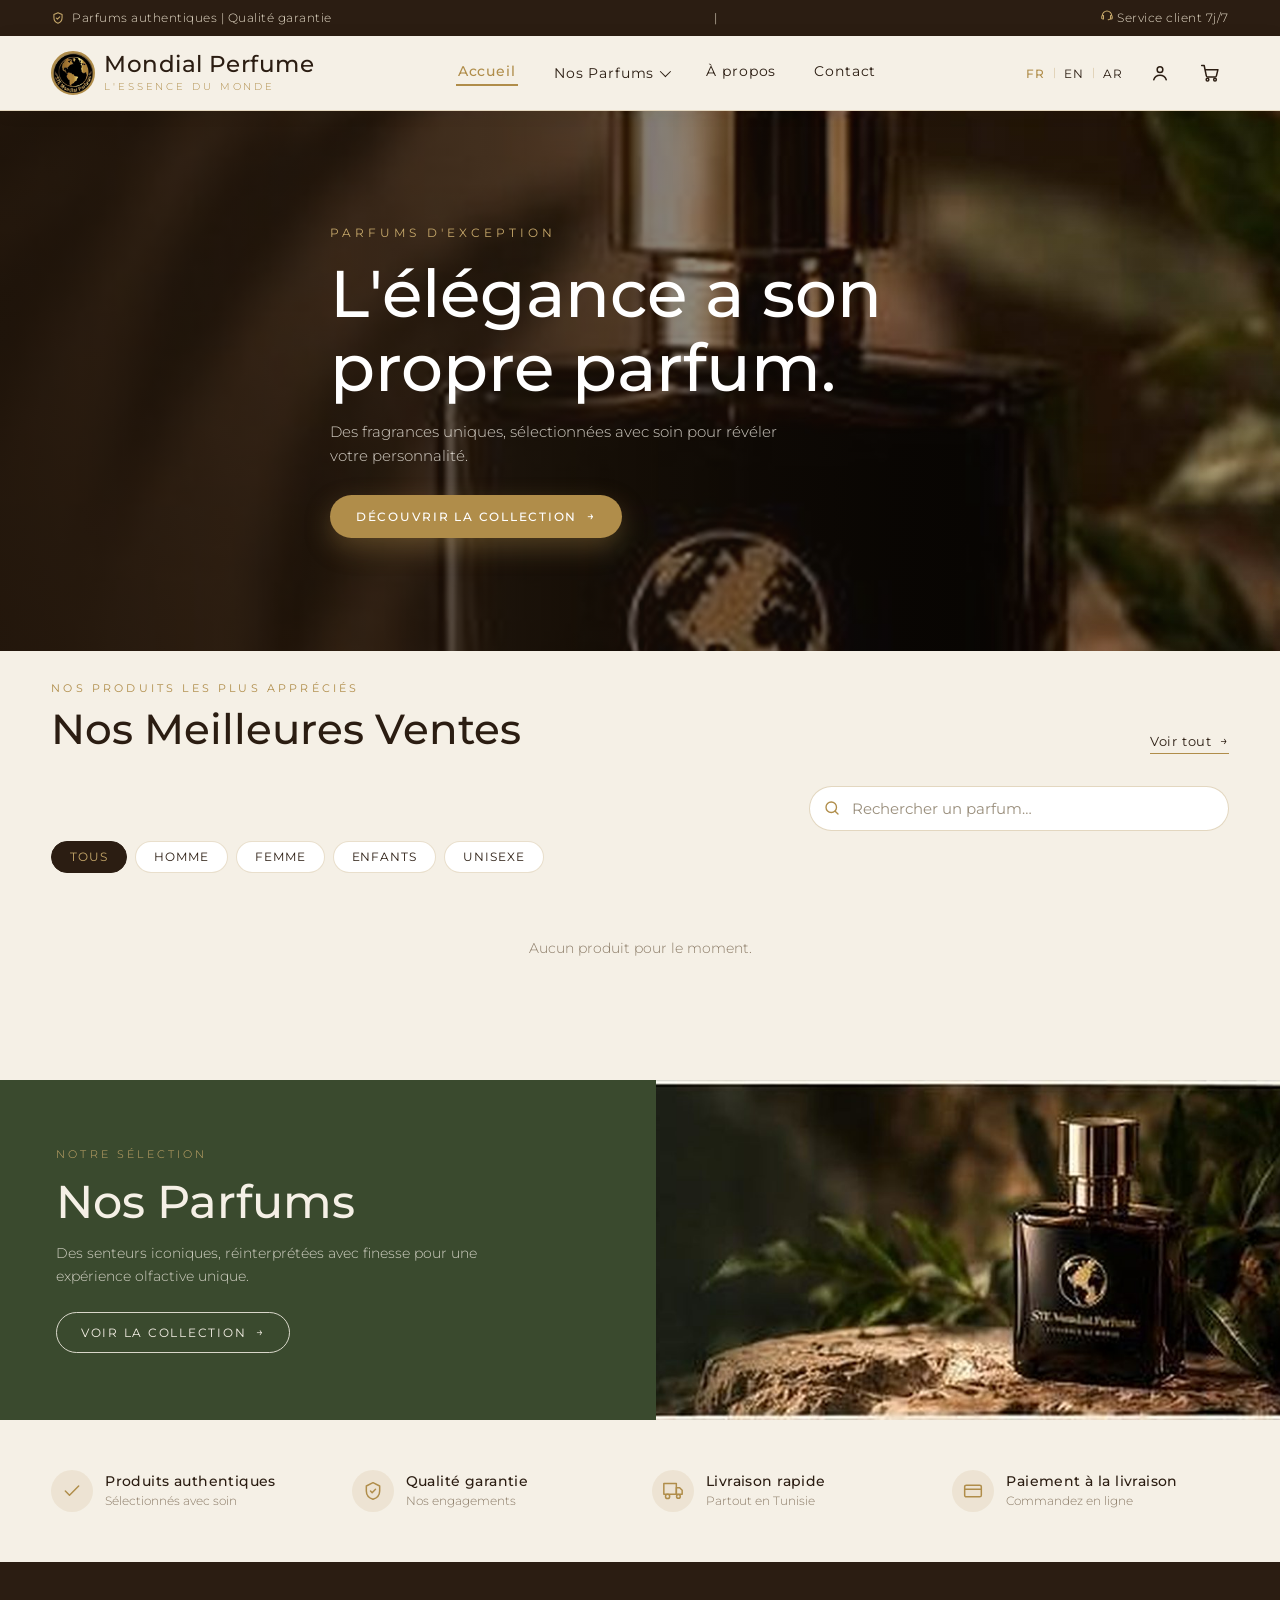
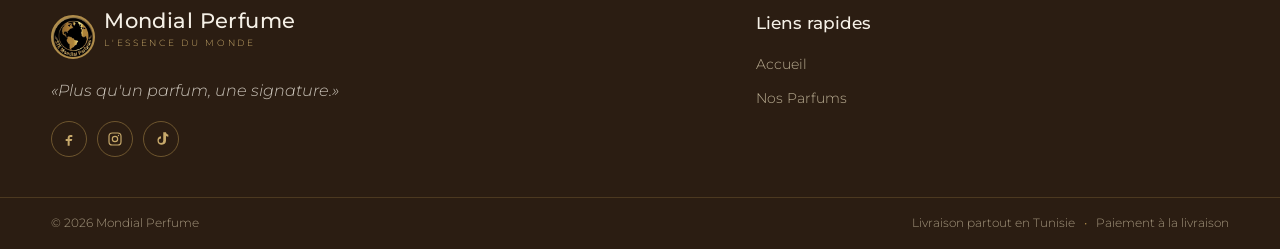
<file: index.html>
<!DOCTYPE html>
<html lang="fr" dir="ltr">
<head>
  <meta charset="UTF-8">
  <meta name="viewport" content="width=device-width, initial-scale=1.0, viewport-fit=cover">
  <title>Mondial Perfume — L'Essence du Monde</title>
  <meta name="description" content="Parfums d'exception. Livraison partout en Tunisie. Paiement à la livraison.">
  <link rel="canonical" href="https://ste-mondial-web.vercel.app/">
  <script type="application/ld+json">
  {
    "@context": "https://schema.org",
    "@type": "Organization",
    "name": "Mondial Perfume",
    "url": "https://ste-mondial-web.vercel.app/",
    "description": "Parfums d'exception. Livraison partout en Tunisie, paiement à la livraison.",
    "areaServed": "TN",
    "priceRange": "$$"
  }
  </script>
  <link rel="preload" as="image" href="i/new/hero.jpg" fetchpriority="high">
  <meta property="og:type" content="website">
  <meta property="og:site_name" content="MONDIAL PERFUME">
  <meta property="og:title" content="Mondial Perfume — L'essence du monde">
  <meta property="og:description" content="Parfums d'exception. Livraison partout en Tunisie. Paiement à la livraison.">
  <meta property="og:url" content="https://ste-mondial-web.vercel.app/">
  <meta property="og:image" content="https://ste-mondial-web.vercel.app/i/new/hero.jpg">
  <meta name="twitter:card" content="summary_large_image">
  <meta name="twitter:title" content="Mondial Perfume — L'essence du monde">
  <meta name="twitter:description" content="Parfums d'exception. Livraison partout en Tunisie. Paiement à la livraison.">
  <meta name="twitter:image" content="https://ste-mondial-web.vercel.app/i/new/hero.jpg">
  <meta name="theme-color" content="#2B1D12">
  <link rel="icon" href="i/favicon.ico">
  <link rel="preconnect" href="https://fonts.googleapis.com">
  <link rel="preconnect" href="https://fonts.gstatic.com" crossorigin>
  <link href="https://fonts.googleapis.com/css2?family=Montserrat:wght@100;200;300;400;500&display=swap" rel="stylesheet">
  <link href="css/index2.css?v=46" rel="stylesheet">
</head>
<body>

  <!-- 1. Utility bar -->
  <div class="utility-bar">
    <div class="wrap utility-flex">
      <span class="utility-item">
        <svg class="u-icon" viewBox="0 0 24 24" fill="none" stroke-width="1.8" stroke-linecap="round" stroke-linejoin="round"><path d="M12 3l7 3v5c0 5-3 8.5-7 10-4-1.5-7-5-7-10V6z"/><path d="M9 12l2 2 4-4"/></svg>
        <span class="u-label" data-i18n="utility.authentic">Parfums authentiques | Qualité garantie</span>
      </span>
      <span class="utility-sep">|</span>
      <span class="utility-item">
        <svg class="u-icon" viewBox="0 0 24 24" fill="none" stroke-width="1.8" stroke-linecap="round" stroke-linejoin="round"><path d="M4 13a8 8 0 0 1 16 0"/><path d="M3 15a2 2 0 0 1 2-2h1v6H5a2 2 0 0 1-2-2z"/><path d="M21 15a2 2 0 0 0-2-2h-1v6h1a2 2 0 0 0 2-2z"/><path d="M19 17a5 5 0 0 1-5 3"/></svg>
        <span class="u-label" data-i18n="utility.support">Service client 7j/7</span>
      </span>
    </div>
  </div>

  <!-- 2. Header -->
  <header class="site-header">
    <div class="wrap header-inner">
      <a class="brand" href="#/shop" data-nav="home">
        <img class="brand-logo" src="i/ste-mondial-perfumes.png" data-i18n-alt="img.logoAlt" alt="Logo Mondial Perfume" onerror="this.style.display='none'">
        <span class="brand-text">
          <span class="brand-name">Mondial Perfume</span>
          <span class="brand-tagline" data-i18n="brand.tagline">L'ESSENCE DU MONDE</span>
        </span>
      </a>
      <nav class="main-nav" data-i18n-aria="nav.main" aria-label="Navigation principale">
        <ul>
          <li><a href="#/shop" class="active" data-nav="home" data-i18n="nav.home">Accueil</a></li>
          <li class="has-drop">
            <button type="button" class="nav-drop-btn" aria-haspopup="true" aria-expanded="false" data-i18n="nav.shop">Nos Parfums</button>
            <ul class="nav-drop">
              <li><button type="button" data-aud="homme" data-i18n="audience.homme">Homme</button></li>
              <li><button type="button" data-aud="femme" data-i18n="audience.femme">Femme</button></li>
              <li><button type="button" data-aud="enfants" data-i18n="audience.enfants">Enfants</button></li>
              <li><button type="button" data-aud="unisexe" data-i18n="audience.unisexe">Unisexe</button></li>
            </ul>
          </li>
          <li><a href="#apropos" data-scroll="apropos" data-i18n="nav.about">À propos</a></li>
          <li><a href="#contact" data-scroll="contact" data-i18n="nav.contact">Contact</a></li>
        </ul>
      </nav>
      <div class="header-actions">
        <div class="lang-switch" role="group" data-i18n-aria="nav.lang" aria-label="Langue">
          <button type="button" class="lang-btn" data-lang="fr">FR</button>
          <span class="lang-sep">|</span>
          <button type="button" class="lang-btn" data-lang="en">EN</button>
          <span class="lang-sep">|</span>
          <button type="button" class="lang-btn" data-lang="ar">AR</button>
        </div>
        <button class="icon-btn" type="button" id="accountBtn" data-i18n-aria="account.icon" aria-label="Compte">
          <svg viewBox="0 0 24 24" fill="none" stroke="currentColor" stroke-width="1.8" stroke-linecap="round" stroke-linejoin="round"><circle cx="12" cy="8" r="3.4"/><path d="M4.5 20c1.2-3.6 4.1-5.4 7.5-5.4s6.3 1.8 7.5 5.4"/></svg>
          <span class="cart-count" id="accountDot" hidden></span>
        </button>
        <button class="icon-btn" type="button" data-nav="cart" data-i18n-aria="nav.cart" aria-label="Panier">
          <svg viewBox="0 0 24 24" fill="none" stroke-width="1.8" stroke-linecap="round" stroke-linejoin="round"><circle cx="9" cy="20" r="1.6"/><circle cx="18" cy="20" r="1.6"/><path d="M2 3h3l2.6 12.4a1.8 1.8 0 0 0 1.8 1.4h8.5a1.8 1.8 0 0 0 1.8-1.4L21.5 8H6"/></svg>
          <span class="cart-count" id="cartCount" hidden>0</span>
        </button>
        <button class="icon-btn hamburger" type="button" id="hamburgerBtn" aria-expanded="false" aria-controls="mobileMenu" data-i18n-aria="nav.menu" aria-label="Ouvrir le menu">
          <svg viewBox="0 0 24 24" fill="none" stroke-width="1.8" stroke-linecap="round"><path d="M4 7h16M4 12h16M4 17h16"/></svg>
        </button>
      </div>
    </div>
    <div class="mobile-menu" id="mobileMenu" hidden>
      <ul>
        <li><a href="#/shop" data-nav="home" data-i18n="nav.home">Accueil</a></li>
        <li class="m-drop">
          <span class="m-drop-title" data-i18n="nav.shop">Nos Parfums</span>
          <ul class="m-drop-list">
            <li><button type="button" data-aud="homme" data-i18n="audience.homme">Homme</button></li>
            <li><button type="button" data-aud="femme" data-i18n="audience.femme">Femme</button></li>
            <li><button type="button" data-aud="enfants" data-i18n="audience.enfants">Enfants</button></li>
            <li><button type="button" data-aud="unisexe" data-i18n="audience.unisexe">Unisexe</button></li>
          </ul>
        </li>
        <li><a href="#apropos" data-scroll="apropos" data-i18n="nav.about">À propos</a></li>
        <li><a href="#contact" data-scroll="contact" data-i18n="nav.contact">Contact</a></li>
      </ul>
      <button class="acct-menu-btn" type="button" id="accountBtnMobile" data-i18n="account.icon">Compte</button>
      <div class="mobile-lang" role="group" data-i18n-aria="nav.lang" aria-label="Langue">
        <button type="button" class="lang-btn" data-lang="fr">FR</button>
        <span class="lang-sep">|</span>
        <button type="button" class="lang-btn" data-lang="en">EN</button>
        <span class="lang-sep">|</span>
        <button type="button" class="lang-btn" data-lang="ar">AR</button>
      </div>
    </div>
  </header>

  <main id="main">
    <!-- ================= SHOP VIEW ================= -->
    <div class="view" id="view-shop">

      <!-- Hero -->
      <section class="hero" id="accueil">
        <div class="hero-media">
          <img src="i/new/hero.jpg" data-i18n-alt="img.heroAlt" alt="Flacon de parfum de luxe sur fond sombre" fetchpriority="high" decoding="async" onerror="this.style.display='none'">
        </div>
        <div class="hero-content wrap">
          <p class="hero-eyebrow" data-i18n="hero.eyebrow">PARFUMS D'EXCEPTION</p>
          <h1 class="hero-title" data-i18n="hero.title">L'élégance a son propre parfum.</h1>
          <p class="hero-sub" data-i18n="hero.subtitle">Des fragrances uniques, sélectionnées avec soin pour révéler votre personnalité.</p>
          <button class="btn-gold" type="button" data-scroll="parfums"><span data-i18n="hero.cta">DÉCOUVRIR LA COLLECTION</span> <span class="arrow">→</span></button>
        </div>
      </section>

      <!-- Products -->
      <section class="best-sellers" id="parfums">
        <div class="wrap">
          <div class="section-head">
            <div>
              <p class="section-eyebrow" data-i18n="products.eyebrow">NOS PRODUITS LES PLUS APPRÉCIÉS</p>
              <h2 class="section-title" data-i18n="products.title">Nos Meilleures Ventes</h2>
            </div>
            <button class="see-all" type="button" id="seeAllBtn"><span data-i18n="products.seeAll">Voir tout</span> <span class="arrow">→</span></button>
          </div>

          <div class="shop-tools">
            <div class="search-bar" role="search">
              <svg viewBox="0 0 24 24" fill="none" stroke="currentColor" stroke-width="1.8" stroke-linecap="round" aria-hidden="true"><circle cx="11" cy="11" r="7"/><path d="m20 20-3.8-3.8"/></svg>
              <input type="search" id="shopSearch" data-ph="products.searchPlaceholder" placeholder="Rechercher un parfum…" autocomplete="off" data-i18n-aria="products.searchAria" aria-label="Recherche produits">
            </div>
          </div>

          <div class="cat-tabs aud-tabs" id="audTabs" role="tablist" data-i18n-aria="audience.aria" aria-label="Public">
            <button type="button" class="cat-tab active" data-audtab="all" data-i18n="audience.all">Tous</button>
            <button type="button" class="cat-tab" data-audtab="homme" data-i18n="audience.homme">Homme</button>
            <button type="button" class="cat-tab" data-audtab="femme" data-i18n="audience.femme">Femme</button>
            <button type="button" class="cat-tab" data-audtab="enfants" data-i18n="audience.enfants">Enfants</button>
            <button type="button" class="cat-tab" data-audtab="unisexe" data-i18n="audience.unisexe">Unisexe</button>
          </div>

          <div class="product-grid" id="productGrid"></div>
        </div>
      </section>

      <!-- Promo banner -->
      <section class="promo-banner">
        <div class="promo-inner">
          <div class="promo-content">
            <p class="promo-eyebrow" data-i18n="promo.eyebrow">NOTRE SÉLECTION</p>
            <h2 class="promo-title" data-i18n="nav.shop">Nos Parfums</h2>
            <p class="promo-text" data-i18n="promo.text">Des senteurs iconiques, réinterprétées avec finesse pour une expérience olfactive unique.</p>
            <button class="btn-outline" type="button" data-scroll="parfums"><span data-i18n="promo.cta">Voir la collection</span> <span class="arrow">→</span></button>
          </div>
          <div class="promo-media">
            <img loading="lazy" src="i/new/banner1.jpg" data-i18n-alt="img.collectionAlt" alt="Collection" onerror="this.style.display='none'">
          </div>
        </div>
      </section>

      <!-- Trust bar -->
      <section class="trust-bar" id="apropos">
        <div class="wrap trust-grid">
          <div class="trust-item">
            <span class="trust-icon"><svg viewBox="0 0 24 24" fill="none" stroke-width="1.8" stroke-linecap="round" stroke-linejoin="round"><path d="M20 6L9 17l-5-5"/></svg></span>
            <div>
              <h4 data-i18n="trust.authentic">Produits authentiques</h4>
              <p data-i18n="trust.authenticSub">Sélectionnés avec soin</p>
            </div>
          </div>
          <div class="trust-item">
            <span class="trust-icon"><svg viewBox="0 0 24 24" fill="none" stroke-width="1.8" stroke-linecap="round" stroke-linejoin="round"><path d="M12 2l8 4v6c0 5-3.5 8.5-8 10-4.5-1.5-8-5-8-10V6z"/><path d="M9 12l2 2 4-4"/></svg></span>
            <div>
              <h4 data-i18n="trust.quality">Qualité garantie</h4>
              <p data-i18n="trust.qualitySub">Nos engagements</p>
            </div>
          </div>
          <div class="trust-item">
            <span class="trust-icon"><svg viewBox="0 0 24 24" fill="none" stroke-width="1.8" stroke-linecap="round" stroke-linejoin="round"><path d="M1 3h15v13H1z"/><path d="M16 8h4l3 3v5h-7V8z"/><circle cx="5.5" cy="18.5" r="2.5"/><circle cx="18.5" cy="18.5" r="2.2"/></svg></span>
            <div>
              <h4 data-i18n="trust.fast">Livraison rapide</h4>
              <p data-i18n="trust.fastSub">Partout en Tunisie</p>
            </div>
          </div>
          <div class="trust-item">
            <span class="trust-icon"><svg viewBox="0 0 24 24" fill="none" stroke-width="1.8" stroke-linecap="round" stroke-linejoin="round"><rect x="2" y="5" width="20" height="14" rx="2"/><path d="M2 10h20"/></svg></span>
            <div>
              <h4 data-i18n="trust.cod">Paiement à la livraison</h4>
              <p data-i18n="trust.codSub">Commandez en ligne</p>
            </div>
          </div>
        </div>
      </section>
    </div>

    <!-- ================= CHECKOUT VIEW ================= -->
    <div class="view" id="view-all" hidden>
      <section class="catpage wrap page-shell">
        <button class="page-backlink" type="button" id="allBackBtn"><span data-i18n="misc.back">Retour</span> <span aria-hidden="true">←</span></button>
        <p class="section-eyebrow" data-i18n="all.eyebrow">LA COLLECTION</p>
        <h2 class="section-title" data-i18n="all.title">Tout le catalogue</h2>
        <div class="page-toolbar">
          <div class="search-bar" role="search">
            <svg viewBox="0 0 24 24" fill="none" stroke="currentColor" stroke-width="1.8" stroke-linecap="round" aria-hidden="true"><circle cx="11" cy="11" r="7"/><path d="m20 20-3.8-3.8"/></svg>
            <input type="search" id="allSearch" data-ph="products.searchPlaceholder" placeholder="Rechercher un parfum…" autocomplete="off" data-i18n-aria="products.searchAria" aria-label="Recherche produits">
          </div>
          <div class="page-toolbar-row">
            <label class="all-sort"><select id="allSort" data-i18n-aria="products.sortAria" aria-label="Trier">
              <option value="new" data-i18n="all.sortNew">Nouveautés</option>
              <option value="asc" data-i18n="all.sortAsc">Prix croissant</option>
              <option value="desc" data-i18n="all.sortDesc">Prix décroissant</option>
            </select></label>
          </div>
        </div>
        <p class="page-results" id="allResults" aria-live="polite"></p>
        <div class="product-grid" id="allGrid"></div>
        <p class="page-empty" id="allEmpty" hidden><span class="page-empty-icon">⌕</span><span data-i18n="products.empty">Aucun produit pour le moment.</span>
          <br><button class="btn-gold" type="button" id="allReset" data-i18n="all.reset">Réinitialiser les filtres</button></p>
        <div class="page-tabs" id="allTabs" role="tablist" data-i18n-aria="pages.aria" aria-label="Pages" hidden></div>
      </section>
    </div>

    <div class="view" id="view-checkout" hidden>
      <div class="wrap checkout-wrap">
        <button class="link-back" type="button" data-nav="cart-view">
          <span class="arrow arrow-back">→</span>
          <span data-i18n="checkout.back">Retour</span>
        </button>
        <h1 class="checkout-title" data-i18n="checkout.title">Finaliser la commande</h1>
        <p class="checkout-sub" id="coTitleNote" hidden data-i18n="checkout.buynow_note">Paiement à la livraison — remplissez et confirmez</p>
        <p class="checkout-sub" data-i18n="checkout.subtitle">Remplissez vos informations, paiement à la livraison.</p>

        <div class="checkout-grid">
          <form id="checkoutForm" novalidate>
            <div class="field">
              <label for="coName" data-i18n="checkout.name">Nom complet</label>
              <input type="text" id="coName" name="customer_name" autocomplete="name" data-ph="checkout.namePh" placeholder="Ex : Ahmed Ben Ali" required>
              <p class="field-err" id="coNameErr" hidden data-i18n="checkout.errName">Veuillez indiquer votre nom.</p>
            </div>
            <div class="field">
              <label for="coPhone" data-i18n="checkout.phone">Téléphone</label>
              <input type="tel" id="coPhone" name="customer_phone" autocomplete="tel" inputmode="tel" dir="ltr" data-ph="checkout.phonePh" placeholder="+216 .. ... ..." required>
              <p class="field-err" id="coPhoneErr" hidden data-i18n="checkout.errPhone">Numéro invalide — 8 chiffres (ex: 22 123 456)</p>
            </div>
            <div class="field">
              <label for="coAddress" data-i18n="checkout.address">Adresse</label>
              <input type="text" id="coAddress" name="address" autocomplete="street-address" data-ph="checkout.addressPh" placeholder="Rue, immeuble, etc.">
            </div>

            <div class="cod-box">
              <span class="cod-icon"><svg viewBox="0 0 24 24" fill="none" stroke-width="1.8" stroke-linecap="round" stroke-linejoin="round"><rect x="2" y="5" width="20" height="14" rx="2"/><path d="M2 10h20"/></svg></span>
              <div>
                <strong data-i18n="checkout.payment">Paiement à la livraison</strong>
                <span data-i18n="checkout.paymentNote">Payez en espèces à la réception de votre commande.</span>
              </div>
            </div>

            <p class="form-error" id="coError" hidden data-i18n="checkout.error">Une erreur est survenue. Réessayez ou appelez-nous.</p>
            <button class="btn-gold btn-block" type="submit" id="coSubmit"><span data-i18n="checkout.submit">Confirmer la commande</span></button>
          </form>

          <aside class="order-summary">
            <h2 class="summary-title" data-i18n="checkout.summary">Récapitulatif</h2>
            <div id="summaryItems" class="summary-items"></div>
            <div class="summary-row summary-total">
              <span data-i18n="checkout.total">Total</span>
              <strong id="summaryTotal">0.000 DT</strong>
            </div>
          </aside>
        </div>
      </div>
    </div>

    <!-- ================= CONFIRMATION VIEW ================= -->
    <div class="view" id="view-confirm" hidden>
      <div class="wrap confirm-wrap">
        <span class="confirm-check"><svg viewBox="0 0 24 24" fill="none" stroke-width="2" stroke-linecap="round" stroke-linejoin="round"><path d="M20 6L9 17l-5-5"/></svg></span>
        <h1 class="confirm-title" data-i18n="orders.confirmTitle">Merci pour votre commande !</h1>
        <p class="confirm-text" data-i18n="orders.confirmText">Votre commande a bien été enregistrée. Notre équipe vous appellera pour confirmer.</p>
        <div class="order-id-box">
          <span class="order-id-label" data-i18n="orders.id">N° de commande</span>
          <code class="order-id" id="orderId" dir="ltr">—</code>
          <button class="link-copy" type="button" id="copyOrderId" data-i18n="orders.copy">Copier le numéro</button>
        </div>
        <div class="cod-box cod-box-center">
          <span class="cod-icon"><svg viewBox="0 0 24 24" fill="none" stroke-width="1.8" stroke-linecap="round" stroke-linejoin="round"><rect x="2" y="5" width="20" height="14" rx="2"/><path d="M2 10h20"/></svg></span>
          <div>
            <strong data-i18n="orders.cod">Paiement à la livraison</strong>
            <span data-i18n="orders.codNote">Préparez le montant exact à la livraison.</span>
          </div>
        </div>
        <button class="btn-gold" type="button" data-nav="home"><span data-i18n="orders.continue">Continuer mes achats</span></button>
      </div>
    </div>
  </main>

  <!-- 8. Footer -->
  <footer class="site-footer" id="contact">
    <div class="wrap footer-grid">
      <div class="footer-brand">
        <div class="brand">
          <img class="brand-logo" src="i/ste-mondial-perfumes.png" data-i18n-alt="img.logoAlt" alt="Logo Mondial Perfume" onerror="this.style.display='none'">
          <div class="brand-text">
            <span class="brand-name">Mondial Perfume</span>
            <span class="brand-tagline" data-i18n="brand.tagline">L'ESSENCE DU MONDE</span>
          </div>
        </div>
        <p class="footer-quote" data-i18n="footer.quote">«Plus qu'un parfum, une signature.»</p>
        <div class="footer-social">
          <a class="social-btn" href="#contact" data-social="facebook" aria-label="Facebook"><svg viewBox="0 0 24 24" fill="currentColor"><path d="M14 9h3V6h-3c-2.2 0-4 1.8-4 4v2H7v3h3v7h3v-7h3l1-3h-4v-2c0-.6.4-1 1-1z"/></svg></a>
          <a class="social-btn" href="#contact" data-social="instagram" aria-label="Instagram"><svg viewBox="0 0 24 24" fill="none" stroke="currentColor" stroke-width="1.8"><rect x="3" y="3" width="18" height="18" rx="5"/><circle cx="12" cy="12" r="4"/><circle cx="17.2" cy="6.8" r="1" fill="currentColor" stroke="none"/></svg></a>
          <a class="social-btn" href="#contact" data-social="tiktok" aria-label="TikTok"><svg viewBox="0 0 24 24" fill="currentColor"><path d="M16.5 2h3c.1 1.7 1.2 3.3 3.5 3.6v3c-1.3 0-2.5-.4-3.5-1.1v6.9A6.4 6.4 0 1 1 12 8v3.1a3.4 3.4 0 1 0 3.4 3.4V2z"/></svg></a>
        </div>
      </div>

      <div class="footer-col">
        <h4 data-i18n="footer.quickLinks">Liens rapides</h4>
        <ul>
          <li><a href="#/shop" data-nav="home" data-i18n="nav.home">Accueil</a></li>
          <li><a href="#parfums" data-scroll="parfums" data-i18n="nav.shop">Nos Parfums</a></li>
        </ul>
      </div>
    </div>

    <div class="footer-bottom">
      <div class="wrap">
        <span data-i18n="footer.copyright">© 2026 Mondial Perfume</span>
        <span><span data-i18n="footer.madeIn">Livraison partout en Tunisie</span> <span class="dot-sep">•</span> <span data-i18n="footer.payment">Paiement à la livraison</span></span>
      </div>
    </div>
  </footer>

  <!-- Product modal -->
  <div class="overlay" id="modalOverlay" hidden></div>
  <div class="product-modal" id="productModal" role="dialog" aria-modal="true" data-i18n-aria="product.details" aria-label="Détails du produit" hidden>
    <button class="modal-close icon-btn" type="button" data-close="modal" data-i18n-aria="misc.close" aria-label="Fermer">
      <svg viewBox="0 0 24 24" fill="none" stroke-width="1.8" stroke-linecap="round"><path d="M6 6l12 12M18 6L6 18"/></svg>
    </button>
    <div class="modal-media" id="pmMedia"></div>
    <div class="modal-info">
      <span class="product-sub" id="pmCat">—</span>
      <h3 class="modal-name" id="pmName">—</h3>
      <p class="modal-price-row"><span class="modal-price" id="pmPrice">—</span> <s class="modal-old" id="pmOldPrice" hidden>—</s></p>
      <p class="pm-desc" id="pmDesc"></p>
      <p class="pm-stock" id="pmStock"></p>
      <div id="pmVariants"></div>
      <div class="qty-row">
        <span class="qty-label" data-i18n="product.qty">Quantité</span>
        <div class="qty-stepper">
          <button type="button" class="qty-btn" id="pmMinus" data-i18n-aria="cart.decrease" aria-label="Diminuer">−</button>
          <span class="qty-val" id="pmQty">1</span>
          <button type="button" class="qty-btn" id="pmPlus" data-i18n-aria="cart.increase" aria-label="Augmenter">+</button>
        </div>
      </div>
      <div class="pm-actions rp-buy-row" style="display:flex;gap:10px;">
        <button class="btn-gold" type="button" id="pmBuy" style="flex:1;background:var(--espresso);"><span data-i18n="product.buyNow">Commander</span></button>
        <button type="button" class="rp-cart-btn rp-add-btn" id="pmCartAdd" data-i18n-aria="product.addToCart" data-i18n-title="product.addToCart" title="Ajouter au panier" aria-label="Ajouter au panier"></button>
      </div>
      <div id="pmSuggest"></div>
    </div>
  </div>

  <!-- Cart drawer -->
  <div class="overlay" id="cartOverlay" hidden></div>
  <aside class="cart-drawer" id="cartDrawer" role="dialog" aria-modal="true" data-i18n-aria="cart.title" aria-label="Votre panier" hidden>
    <div class="cart-head">
      <h2 data-i18n="cart.title">Votre panier</h2>
      <span class="cart-head-count" id="cartDrawerCount"></span>
      <button class="icon-btn" type="button" data-close="cart" data-i18n-aria="misc.close" aria-label="Fermer">
        <svg viewBox="0 0 24 24" fill="none" stroke-width="1.8" stroke-linecap="round"><path d="M6 6l12 12M18 6L6 18"/></svg>
      </button>
    </div>
    <div class="cart-items" id="cartItems"></div>
    <div class="cart-foot" id="cartFoot" hidden>
      <div class="summary-row">
        <span data-i18n="cart.subtotal">Sous-total</span>
        <strong id="cartSubtotal">0.000 DT</strong>
      </div>
      <a class="btn-gold btn-block" href="#/checkout" id="cartCheckoutBtn"><span data-i18n="cart.checkout">Commander</span></a>
      <button class="link-plain" type="button" data-close="cart"><span data-i18n="cart.continue">Continuer mes achats</span></button>
    </div>
  </aside>

  <script src="js/ste-variants.js?v=1" defer></script>
  <script src="js/ste-promo.js?v=7" defer></script>
  <script src="js/ste-promo-load.js?v=3" defer></script>
  <script src="js/account.js?v=12" defer></script>
  <script src="js/app2.js?v=64" defer></script>
</body>
</html>
</file>
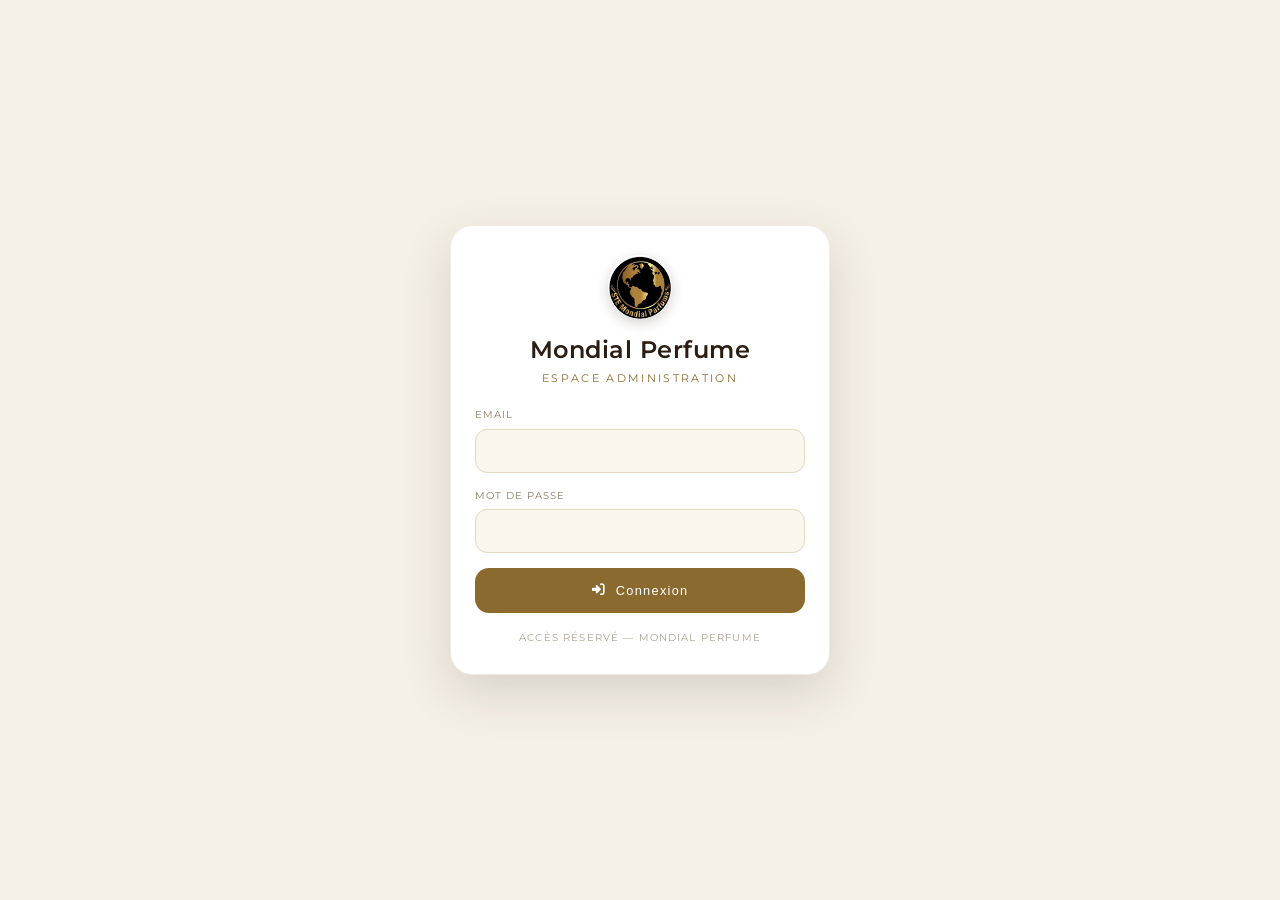
<file: admin.html>
<!DOCTYPE html>
<html lang="fr">
<head>
  <meta charset="UTF-8">
  <meta name="viewport" content="width=device-width, initial-scale=1.0, maximum-scale=1.0, user-scalable=yes">
  <meta name="robots" content="noindex">
  <title>Mondial Perfume | Administration</title>
  <link rel="icon" type="image/png" href="i/ste-mondial-perfumes.png">
  <link rel="apple-touch-icon" href="i/ste-mondial-perfumes.png">
  <link rel="stylesheet" href="https://cdnjs.cloudflare.com/ajax/libs/font-awesome/6.5.1/css/all.min.css" media="print" onload="this.media='all'">
  <noscript><link rel="stylesheet" href="https://cdnjs.cloudflare.com/ajax/libs/font-awesome/6.5.1/css/all.min.css"></noscript>
  <link href="https://fonts.googleapis.com/css2?family=Montserrat:wght@100;200;300;400;500;600&display=swap" rel="stylesheet">
  <link rel="stylesheet" href="css/ste-admin.css?v=17">
</head>
<body>
  <div id="adminToast" class="admin-toast"></div>

  <!-- ══════════ LOGIN OVERLAY (fallback when no session) ══════════ -->
  <div id="ste-login" hidden>
    <div class="lg-card">
      <img class="lg-logo" src="i/ste-mondial-perfumes.png" alt="Mondial Perfume">
      <h1>Mondial Perfume</h1>
      <p class="lg-sub" data-i18n="login.sub">Espace administration</p>
      <p class="lg-msg" id="login-msg" role="alert"></p>
      <form id="login-form" novalidate>
        <div class="input-group">
          <label data-i18n="login.email">Email</label>
          <input type="email" id="login-email" autocomplete="username" inputmode="email" required>
        </div>
        <div class="input-group">
          <label data-i18n="login.password">Mot de passe</label>
          <input type="password" id="login-password" autocomplete="current-password" required>
        </div>
        <button type="submit" class="btn-primary" id="login-btn"><i class="fas fa-right-to-bracket"></i> <span data-i18n="login.btn">Connexion</span></button>
      </form>
      <p class="lg-foot" data-i18n="login.foot">Accès réservé — Mondial Perfume</p>
    </div>
  </div>

  <!-- ══════════ SHELL ══════════ -->
  <header class="admin-topbar">
    <div class="topbar-inner">
      <a href="index.html" class="logo logo--admin"><img src="i/ste-mondial-perfumes.png" width="34" height="34" alt="Mondial Perfume">
        <span>Admin</span>
      </a>
      <div class="right-group">
        <div class="lang-seg">
          <button class="lang-option" data-lang="fr">FR</button>
          <button class="lang-option" data-lang="en">EN</button>
          <button class="lang-option" data-lang="ar">ع</button>
        </div>
        <a class="site-link" href="index.html" title="Voir le site"><i class="fas fa-arrow-left"></i></a>
      </div>
    </div>
  </header>

  <nav class="dash-tabs" role="tablist" aria-label="Administration">
    <button class="dash-tab active" data-dashtab="overview"><i class="fas fa-gauge-simple-high"></i><span data-i18n="dtab.ov">Aperçu</span></button>
    <button class="dash-tab" data-dashtab="add"><i class="fas fa-plus"></i><span data-i18n="dtab.add">Ajouter</span></button>
    <button class="dash-tab" data-dashtab="collections"><i class="fas fa-boxes-stacked"></i><span data-i18n="dtab.cat">Collections</span></button>
    <button class="dash-tab" data-dashtab="orders"><i class="fas fa-truck"></i><span data-i18n="dtab.ord">Commandes</span></button>
    <button class="dash-tab" data-dashtab="settings"><i class="fas fa-sliders"></i><span data-i18n="dtab.set">Paramètres</span></button>
  </nav>

  <main>
    <!-- ── OVERVIEW ── -->
    <section class="dash-section" id="dash-overview">
      <div class="admin-wrapper">
        <div class="stats-grid" style="margin-bottom:1.1rem;">
          <div class="stat-card"><div class="stat-label" data-i18n="dash.t1">Aujourd'hui</div><div class="stat-value" id="ovToday">0</div><div class="stat-sub" data-i18n="dash.t1h">commandes</div></div>
          <div class="stat-card highlight"><div class="stat-label" data-i18n="dash.t2">CA du jour</div><div class="stat-value" id="ovCA">—</div><div class="stat-sub" data-i18n="dash.t2h">hors annulées</div></div>
          <div class="stat-card"><div class="stat-label" data-i18n="dash.t3">En attente</div><div class="stat-value" id="ovPending">0</div><div class="stat-sub" data-i18n="dash.t3h">nouvelle + confirmée</div></div>
          <div class="stat-card"><div class="stat-label" data-i18n="dash.t4">Stock faible</div><div class="stat-value" id="ovLow">0</div><div class="stat-sub" data-i18n="dash.t4h">stock ≤ 5</div></div>
        </div>

        <div id="audGrid">
          <a href="#collections" class="aud-card a-homme" data-aud="homme"><i class="fas fa-male"></i><span class="aud-count" id="ovc-homme">0</span><h3 data-i18n="aud.homme">Homme</h3></a>
          <a href="#collections" class="aud-card a-femme" data-aud="femme"><i class="fas fa-female"></i><span class="aud-count" id="ovc-femme">0</span><h3 data-i18n="aud.femme">Femme</h3></a>
          <a href="#collections" class="aud-card a-unisexe" data-aud="unisexe"><i class="fas fa-genderless"></i><span class="aud-count" id="ovc-unisexe">0</span><h3 data-i18n="aud.unisexe">Unisexe</h3></a>
          <a href="#collections" class="aud-card a-enfants" data-aud="enfants"><i class="fas fa-child"></i><span class="aud-count" id="ovc-enfants">0</span><h3 data-i18n="aud.enfants">Enfants</h3></a>
        </div>

        <div class="ov-panel">
          <h3><i class="fas fa-clock-rotate-left"></i> <span data-i18n="dash.recent">Dernières commandes</span></h3>
          <div id="dashRecent"></div>
        </div>
        <div class="ov-panel" id="lowPanel">
          <h3><i class="fas fa-triangle-exclamation"></i> <span data-i18n="dash.lowcard">Stock faible (≤ 5)</span></h3>
          <div id="dashLow"></div>
        </div>

        <div class="nav-panel" style="display:flex;gap:.8rem;flex-wrap:wrap;">
          <a href="#add" class="btn-secondary" style="text-decoration:none;"><i class="fas fa-plus"></i> <span data-i18n="prod.new">+ Nouveau produit</span></a>
          <button type="button" class="btn-secondary" id="ovRefresh" style="cursor:pointer;"><i class="fas fa-sync-alt"></i> <span data-i18n="top.refresh">Rafraîchir</span></button>
        </div>
      </div>
    </section>

    <!-- ── ADD ── -->
    <section class="dash-section" id="dash-add" hidden>
      <div class="admin-wrapper">
        <div class="form-panel">
          <h2><i class="fas fa-plus-circle"></i> <span data-i18n="pf.new">Nouveau produit</span></h2>
          <div class="input-group"><label data-i18n="pf.name">Nom du produit</label><input type="text" id="aNameFr" autocomplete="off"></div>
          <div class="input-group"><label data-i18n="pf.price">Prix (DT) *</label><input type="number" id="aPrice" step="0.001" min="0" placeholder="0.000"></div>
          <div class="input-group"><label data-i18n="pf.size">Contenance / taille (ex. 50 ml)</label><input type="text" id="aSize" placeholder="ex. 50 ml — optionnel"></div>
          <div class="input-group"><label data-i18n="pf.aud">Public *</label>
            <div class="aud-seg" id="aAudSeg">
              <button type="button" class="active" data-aud="homme"><i class="fas fa-male"></i> <span data-i18n="aud.homme">Homme</span></button>
              <button type="button" data-aud="femme"><i class="fas fa-female"></i> <span data-i18n="aud.femme">Femme</span></button>
              <button type="button" data-aud="unisexe"><i class="fas fa-genderless"></i> <span data-i18n="aud.unisexe">Unisexe</span></button>
              <button type="button" data-aud="enfants"><i class="fas fa-child"></i> <span data-i18n="aud.enfants">Enfants</span></button>
            </div>
          </div>
          <div class="input-group"><label data-i18n="pf.stock">Stock</label><input type="number" id="aStock" step="1" min="0" value="10"></div>
          <div class="input-group"><label data-i18n="pf.desc">Description</label><textarea id="aDescFr" rows="2"></textarea></div>
          <div class="input-group"><label data-i18n="pf.images">Images du produit</label>
            <div class="multi-image-upload">
              <div class="g-strip" id="aGallery"></div>
              <label class="g-add" for="aFileInput" id="aAddBtn"><i class="fas fa-plus-circle"></i></label>
              <input type="file" id="aFileInput" accept="image/jpeg,image/png,image/webp,image/avif" multiple hidden>
            </div>
            <div class="info-text"><i class="fas fa-info-circle"></i> <span data-i18n="pf.imgHelp">La 1re image = principale.</span></div>
          </div>
          <details class="fold">
            <summary><i class="fas fa-chevron-down"></i> <span data-i18n="pf.foldTr">Traductions — optionnel</span></summary>
            <div class="fold-body">
              <div class="input-group"><label data-i18n="pf.nameEN">Nom (EN)</label><input type="text" id="aNameEn" autocomplete="off"></div>
              <div class="input-group"><label data-i18n="pf.nameAR">Nom (AR)</label><input type="text" id="aNameAr" dir="auto" autocomplete="off"></div>
              <div class="input-group"><label data-i18n="pf.descEN">Description (EN)</label><textarea id="aDescEn" rows="2"></textarea></div>
              <div class="input-group"><label data-i18n="pf.descAR">Description (AR)</label><textarea id="aDescAr" rows="2" dir="auto"></textarea></div>
            </div>
          </details>
          <details class="fold">
            <summary><i class="fas fa-chevron-down"></i> <span data-i18n="pf.foldAdv">Options avancées</span></summary>
            <div class="fold-body">
              <div class="input-group"><label data-i18n="pf.oldPrice">Ancien prix — promo (optionnel)</label><input type="number" id="aOldPrice" step="0.001" min="0" placeholder="ex. 149"></div>
              <div class="input-group"><label data-i18n="pf.promoPercent">Remise % (badge promo)</label><input type="number" id="aPromoPercent" step="1" min="0" max="90" placeholder="auto">
                <div class="info-text"><i class="fas fa-percent"></i> <span data-i18n="pf.promoPercentHint">Laissez vide : le % se calcule automatiquement depuis l'ancien prix. Sinon, il remplace celui du badge.</span></div>
              </div>
              <div class="input-group"><label data-i18n="pf.variants">Variantes (tailles)</label>
                <div class="variants-admin" id="variantsList"></div>
                <button type="button" class="variants-add" id="addVariantBtn"><i class="fas fa-plus"></i> Ajouter une variante</button>
              </div>
              <div class="tgl-row">
                <label class="tgl"><input type="checkbox" id="aFeatured"><span class="tr"></span><span data-i18n="pf.featured">Mis en avant</span></label>
                <label class="tgl"><input type="checkbox" id="aActive" checked><span class="tr"></span><span data-i18n="pf.active">Actif</span></label>
              </div>
            </div>
          </details>
          <p class="set-msg" id="aMsg"></p>
          <button class="btn-primary" id="aSubmit"><i class="fas fa-gem"></i> <span data-i18n="pf.save">Enregistrer le produit</span></button>
        </div>
      </div>
    </section>

    <!-- ── COLLECTIONS ── -->
    <section class="dash-section" id="dash-collections" hidden>
      <div class="admin-wrapper">
        <div class="page-header">
          <h1><i class="fas fa-genderless" id="catIcon"></i> <span id="catTitle">Tous les produits</span></h1>
          <div class="stats-badge"><i class="fas fa-box"></i> <span id="productCount">0</span> <span data-i18n="prod.count">produit(s)</span></div>
        </div>
        <div class="aud-seg" id="catSeg">
          <button type="button" class="active" data-aud="all"><i class="fas fa-layer-group"></i> <span data-i18n="cat.all">Tous</span></button>
          <button type="button" data-aud="homme"><i class="fas fa-male"></i> <span data-i18n="aud.homme">Homme</span></button>
          <button type="button" data-aud="femme"><i class="fas fa-female"></i> <span data-i18n="aud.femme">Femme</span></button>
          <button type="button" data-aud="unisexe"><i class="fas fa-genderless"></i> <span data-i18n="aud.unisexe">Unisexe</span></button>
          <button type="button" data-aud="enfants"><i class="fas fa-child"></i> <span data-i18n="aud.enfants">Enfants</span></button>
        </div>
        <div class="action-bar">
          <div class="search-box"><i class="fas fa-search"></i>
            <input type="text" id="searchInput" data-i18n-ph="prod.search" placeholder="Rechercher un produit...">
          </div>
          <a href="#add" class="add-product-btn"><i class="fas fa-plus"></i> <span data-i18n="addProduct">Ajouter un produit</span></a>
        </div>
        <div id="loadingProducts" class="loading-spinner" style="display:none;"><i class="fas fa-spinner fa-spin"></i> <span data-i18n="loading">Chargement...</span></div>
        <div id="productsTableContent"></div>
      </div>
    </section>

    <!-- ── ORDERS ── -->
    <section class="dash-section" id="dash-orders" hidden>
      <div class="admin-wrapper">
        <div class="page-header">
          <h1><i class="fas fa-truck"></i> <span data-i18n="ord.title">Gestion des commandes</span></h1>
          <div class="stats-badge"><i class="fas fa-receipt"></i> <span id="badgeCount">0</span> <span data-i18n="badgeWord">commandes</span></div>
        </div>
        <div class="stats-grid" id="ordStats">
          <div class="stat-card highlight"><div class="stat-label" data-i18n="stRevenue">Chiffre d'affaires</div><div class="stat-value" id="sRevenue">—</div><div class="stat-sub" data-i18n="stRevenueSub">livrées</div></div>
          <div class="stat-card"><div class="stat-label" data-i18n="stTotal">Total commandes</div><div class="stat-value" id="sTotal">—</div></div>
          <div class="stat-card"><div class="stat-label" data-i18n="stPending">En attente</div><div class="stat-value" id="sPending">—</div></div>
          <div class="stat-card"><div class="stat-label" data-i18n="stShipped">Expédiées</div><div class="stat-value" id="sShipped">—</div></div>
          <div class="stat-card"><div class="stat-label" data-i18n="stDelivered">Livrées</div><div class="stat-value" id="sDelivered">—</div></div>
          <div class="stat-card"><div class="stat-label" data-i18n="stCancelled">Annulées</div><div class="stat-value" id="sCancelled">—</div></div>
        </div>
        <div class="toolbar">
          <div class="search-box"><i class="fas fa-search"></i>
            <input type="text" id="oSearchInput" data-i18n-ph="ord.search" placeholder="ID, nom, téléphone, ville...">
          </div>
          <button class="refresh-btn" id="ordersRefresh"><i class="fas fa-sync-alt"></i> <span data-i18n="top.refresh">Rafraîchir</span></button>
        </div>
        <div class="status-tabs">
          <button class="s-tab s-all active" data-st="all"><i class="fas fa-layer-group"></i> <span data-i18n="ord.all">Toutes</span> <span class="cnt" id="c-all">0</span></button>
          <button class="s-tab" data-st="nouvelle"><i class="fas fa-clock"></i> <span data-i18n="st.nouvelle">Nouvelle</span> <span class="cnt" id="c-nouvelle">0</span></button>
          <button class="s-tab" data-st="confirmee"><i class="fas fa-circle-check"></i> <span data-i18n="st.confirmee">Confirmée</span> <span class="cnt" id="c-confirmee">0</span></button>
          <button class="s-tab" data-st="expediee"><i class="fas fa-truck-fast"></i> <span data-i18n="st.expediee">Expédiée</span> <span class="cnt" id="c-expediee">0</span></button>
          <button class="s-tab" data-st="livree"><i class="fas fa-check-circle"></i> <span data-i18n="st.livree">Livrée</span> <span class="cnt" id="c-livree">0</span></button>
          <button class="s-tab" data-st="annulee"><i class="fas fa-times-circle"></i> <span data-i18n="st.annulee">Annulée</span> <span class="cnt" id="c-annulee">0</span></button>
        </div>
        <div class="orders-grid" id="ordersOut"></div>
      </div>
    </section>

    <!-- ── SETTINGS ── -->
    <section class="dash-section" id="dash-settings" hidden>
      <div class="admin-wrapper">
        <div class="admin-header"><h1 data-i18n="dtab.set">Paramètres</h1></div>

        <div class="set-grid">
          <div class="set-card">
            <h2><i class="fas fa-store"></i> <span data-i18n="set.shopCard">Boutique & livraison</span></h2>
            <p class="sc-help" data-i18n="set.sub">Boutique, livraison, annonce, héro</p>
            <div class="input-group"><label data-i18n="set.shopName">Nom de la boutique</label><input type="text" data-setting="shop_name"></div>
            <div class="input-group"><label data-i18n="set.whatsapp">WhatsApp</label><input type="text" data-setting="whatsapp" inputmode="tel"></div>
            <div class="input-group"><label data-i18n="set.delivery">Frais de livraison (DT)</label><input type="number" step="0.001" min="0" data-setting="delivery_fee"></div>
            <div class="input-group"><label data-i18n="set.annFr">Bandeau annonce (FR)</label><textarea rows="2" data-setting="announcement_fr"></textarea></div>
            <div class="input-group"><label data-i18n="set.annEn">Bandeau annonce (EN)</label><textarea rows="2" data-setting="announcement_en"></textarea></div>
            <div class="input-group"><label data-i18n="set.annAr">Bandeau annonce (AR)</label><textarea rows="2" dir="rtl" data-setting="announcement_ar"></textarea></div>
            <div class="input-group"><label data-i18n="set.fqFr">Phrase du pied de page (FR)</label><input type="text" data-setting="footer_quote_fr" placeholder="«Plus qu'un parfum, une signature.»"></div>
            <div class="input-group"><label data-i18n="set.fqEn">Phrase du pied de page (EN)</label><input type="text" data-setting="footer_quote_en" placeholder="More than a perfume, a signature."></div>
            <div class="input-group"><label data-i18n="set.fqAr">Phrase du pied de page (AR)</label><input type="text" dir="rtl" data-setting="footer_quote_ar" placeholder="أكثر من عطر، إنها بصمة."></div>
            <button class="btn-primary" id="btnSaveSettings"><i class="fas fa-save"></i> <span data-i18n="set.save">Enregistrer</span></button>
            <p class="set-msg" id="settingsMsg"></p>
          </div>

          <div class="set-card">
            <h2><i class="fas fa-share-nodes"></i> <span data-i18n="set.socialCard">Réseaux sociaux</span></h2>
            <p class="sc-help" data-i18n="set.socialSub">Lien et affichage de chaque réseau.</p>
            <div class="social-row">
              <span class="social-row-ic"><i class="fab fa-fa-facebook-f" aria-hidden="true"></i></span>
              <div class="social-row-body">
                <div class="social-row-head">
                  <span class="social-row-name" data-i18n="set.socialFb">Facebook</span>
                  <label class="toggle social-row-toggle"><input type="checkbox" data-setting="social_facebook_on" checked><span class="toggle-track"></span><span class="sr-only" data-i18n="set.socialShow">Afficher</span></label>
                </div>
                <div class="social-field">
                  <i class="fas fa-link social-field-ic" aria-hidden="true"></i>
                  <input type="text" data-setting="social_facebook" placeholder="https://..." autocomplete="off" spellcheck="false" inputmode="url" dir="ltr">
                  <button type="button" class="social-open" data-social-open="facebook" title="Ouvrir le lien" aria-label="Ouvrir le lien"><i class="fas fa-arrow-up-right-from-square" aria-hidden="true"></i></button>
                </div>
              </div>
            </div>
            <div class="social-row">
              <span class="social-row-ic"><i class="fab fa-fa-instagram" aria-hidden="true"></i></span>
              <div class="social-row-body">
                <div class="social-row-head">
                  <span class="social-row-name" data-i18n="set.socialIg">Instagram</span>
                  <label class="toggle social-row-toggle"><input type="checkbox" data-setting="social_instagram_on" checked><span class="toggle-track"></span><span class="sr-only" data-i18n="set.socialShow">Afficher</span></label>
                </div>
                <div class="social-field">
                  <i class="fas fa-link social-field-ic" aria-hidden="true"></i>
                  <input type="text" data-setting="social_instagram" placeholder="https://..." autocomplete="off" spellcheck="false" inputmode="url" dir="ltr">
                  <button type="button" class="social-open" data-social-open="instagram" title="Ouvrir le lien" aria-label="Ouvrir le lien"><i class="fas fa-arrow-up-right-from-square" aria-hidden="true"></i></button>
                </div>
              </div>
            </div>
            <div class="social-row">
              <span class="social-row-ic"><i class="fab fa-fa-tiktok" aria-hidden="true"></i></span>
              <div class="social-row-body">
                <div class="social-row-head">
                  <span class="social-row-name" data-i18n="set.socialTt">TikTok</span>
                  <label class="toggle social-row-toggle"><input type="checkbox" data-setting="social_tiktok_on" checked><span class="toggle-track"></span><span class="sr-only" data-i18n="set.socialShow">Afficher</span></label>
                </div>
                <div class="social-field">
                  <i class="fas fa-link social-field-ic" aria-hidden="true"></i>
                  <input type="text" data-setting="social_tiktok" placeholder="https://..." autocomplete="off" spellcheck="false" inputmode="url" dir="ltr">
                  <button type="button" class="social-open" data-social-open="tiktok" title="Ouvrir le lien" aria-label="Ouvrir le lien"><i class="fas fa-arrow-up-right-from-square" aria-hidden="true"></i></button>
                </div>
              </div>
            </div>
            <button class="btn-primary" id="btnSaveSocial"><i class="fas fa-save"></i> <span data-i18n="set.socialSave">Enregistrer les liens</span></button>
            <p class="set-msg" id="socialMsg"></p>
          </div>

          <div class="set-card">
            <h2><i class="fas fa-tag"></i> Apparence promo</h2>
            <p class="sc-help">Badge, couleur du prix, forme, icône panier</p>
            <div class="input-group"><label>Couleur du badge</label>
              <div class="promo-sw-row" id="promoBadgeColor">
                <button type="button" class="promo-sw" data-value="green" style="background:#03B557;"></button>
                <button type="button" class="promo-sw" data-value="red" style="background:#E0231F;"></button>
                <button type="button" class="promo-sw" data-value="gold" style="background:#B08D4A;"></button>
                <button type="button" class="promo-sw" data-value="black" style="background:#2B1D12;"></button>
              </div>
            </div>
            <div class="input-group"><label>Couleur du prix promo</label>
              <div class="promo-sw-row" id="promoPriceColor">
                <button type="button" class="promo-sw" data-value="green" style="background:#03B557;"></button>
                <button type="button" class="promo-sw" data-value="red" style="background:#E0231F;"></button>
                <button type="button" class="promo-sw" data-value="gold" style="background:#B08D4A;"></button>
                <button type="button" class="promo-sw" data-value="black" style="background:#2B1D12;"></button>
              </div>
            </div>
            <div class="input-group"><label>Forme du badge</label>
              <div class="promo-seg-row" id="promoBadgeShape">
                <button type="button" data-value="pill">Pilule</button>
                <button type="button" data-value="corner">Coin</button>
              </div>
            </div>
            <div class="input-group"><label>Icône panier</label>
              <div class="promo-seg-row" id="promoCartIcon">
                <button type="button" data-value="plus-cart">+ Panier</button>
                <button type="button" data-value="bag">Sac</button>
                <button type="button" data-value="cart">Caddie</button>
                <button type="button" data-value="bolt">Éclair</button>
              </div>
            </div>
            <div style="display:flex;gap:1rem;align-items:center;margin:.8rem 0;padding:.8rem;background:var(--input-bg,#FAF6EE);border-radius:10px;">
              <span class="rp-badge rp-badge--pill" id="promoPreviewBadge" style="background:#03B557;">-40%</span>
              <span style="font-size:1.1rem;color:#E0231F;font-weight:600;" id="promoPreviewPrice">89.000 DT</span>
              <span style="width:32px;height:32px;display:inline-flex;align-items:center;justify-content:center;border:1.5px solid #2B1D12;border-radius:8px;color:#2B1D12;" id="promoPreviewIcon"></span>
            </div>
            <button class="btn-primary" id="btnSavePromo"><i class="fas fa-save"></i> Enregistrer la promo</button>
            <p class="set-msg" id="promoMsg"></p>
          </div>

          <div>
            <section class="hero-admin-card" style="margin-bottom:1rem;">
              <div class="hero-admin-head">
                <h2 class="hero-admin-title"><i class="fas fa-image"></i> <span data-i18n="set.heroCard">Images héro (diaporama)</span></h2>
                <span class="hero-admin-count"><span id="heroCountBadge">0/6</span></span>
              </div>
              <p class="hero-admin-help" data-i18n="set.heroHelp">Images (JPG, PNG, WebP, AVIF) ou vidéos (MP4, WebM, MOV) — 6 max. Cliquez une vignette pour lui attacher un lien. La 1re est l'image principale.</p>
              <div class="g-strip" id="heroStrip"></div>
              <label class="toggle hero-autoplay-toggle"><input type="checkbox" id="heroAutoplay" checked><span class="toggle-track"></span><span class="toggle-label" data-i18n="set.autoplay">Défilement automatique</span></label>
                <div class="banner-link-row" id="heroLinkRow" hidden>
                    <label class="banner-link-label"><i class="fas fa-link"></i> <span data-i18n="set.linkLbl">Lien (optionnel)</span> <b id="heroLinkTarget"></b></label>
                    <div class="banner-link-field"><input type="url" id="heroLinkInput" placeholder="https://..." autocomplete="off"><button type="button" class="bl-clear" id="heroLinkClear" title="Retirer"><i class="fas fa-times"></i></button></div>
                </div>
              <input type="file" id="heroFileInput" accept="image/jpeg,image/png,image/webp,image/avif,video/mp4,video/webm,video/quicktime,video/x-m4v" multiple hidden>
              <div class="hero-admin-msg" id="heroMsg"></div>
              <div class="hero-admin-actions">
                <button type="button" class="hp-btn hp-btn--gold" id="btnSaveHero" data-i18n="set.saveHero">Enregistrer le héro</button>
                <span class="hero-saved-badge" id="heroSavedBadge" hidden data-i18n="set.mediaSaved">Enregistré ✓</span>
              </div>
            </section>

            <section class="hero-admin-card" style="margin-bottom:1rem;">
              <div class="hero-admin-head">
                <h2 class="hero-admin-title"><i class="fas fa-photo-film"></i> <span data-i18n="set.bannerCard">Bannière promo</span></h2>
                <span class="hero-admin-count"><span id="bannerCountBadge">0/6</span></span>
              </div>
              <p class="hero-admin-help" data-i18n="set.bannerHelp">Images ou vidéos de la section promotion de l'accueil — 6 max. Cliquez une vignette pour lui attacher un lien.</p>
              <div class="g-strip" id="bannerStrip"></div>
              <label class="toggle hero-autoplay-toggle"><input type="checkbox" id="bannerAutoplay" checked><span class="toggle-track"></span><span class="toggle-label" data-i18n="set.autoplay">Défilement automatique</span></label>
                <div class="banner-link-row" id="bannerLinkRow" hidden>
                    <label class="banner-link-label"><i class="fas fa-link"></i> <span data-i18n="set.linkLbl">Lien (optionnel)</span> <b id="bannerLinkTarget"></b></label>
                    <div class="banner-link-field"><input type="url" id="bannerLinkInput" placeholder="https://..." autocomplete="off"><button type="button" class="bl-clear" id="bannerLinkClear" title="Retirer"><i class="fas fa-times"></i></button></div>
                </div>
              <input type="file" id="bannerFileInput" accept="image/jpeg,image/png,image/webp,image/avif,video/mp4,video/webm,video/quicktime,video/x-m4v" multiple hidden>
              <div class="hero-admin-msg" id="bannerMsg"></div>
              <div class="hero-admin-actions">
                <button type="button" class="hp-btn hp-btn--gold" id="btnSaveBanner" data-i18n="set.saveBanner">Enregistrer la bannière</button>
                <span class="hero-saved-badge" id="bannerSavedBadge" hidden data-i18n="set.mediaSaved">Enregistré ✓</span>
              </div>
            </section>

          </div>
        </div>

                <div class="settings-foot"><a href="#" id="btnLogoutSettings"><i class="fas fa-right-from-bracket"></i> <span data-i18n="top.logout">Déconnexion</span></a></div>
      </div>
    </section>

    <!-- ── EDIT (routed, not in tab bar) ── -->
    <section class="dash-section" id="dash-edit" hidden>
      <div class="edit-wrapper">
        <a href="#collections" class="back-link"><i class="fas fa-arrow-left"></i> <span data-i18n="back">Retour</span></a>
        <div class="page-header">
          <h1><i class="fas fa-edit"></i> <span data-i18n="pf.edit">Modifier le produit</span></h1>
          <span class="edit-mode-chip" id="editChip"></span>
        </div>
        <p class="edit-hint" id="editHint" data-i18n="editHint">Choisissez un produit dans Collections → Modifier.</p>
        <div id="editFormContainer" style="display:none;">
          <div class="form-panel">
            <div class="input-group"><label data-i18n="pf.name">Nom du produit</label><input type="text" id="eNameFr"></div>
            <div class="input-group"><label data-i18n="pf.price">Prix (DT) *</label><input type="number" id="ePrice" step="0.001" min="0"></div>
            <div class="input-group"><label data-i18n="pf.size">Contenance / taille (ex. 50 ml)</label><input type="text" id="eSize" placeholder="ex. 50 ml — optionnel"></div>
            <div class="input-group"><label data-i18n="pf.aud">Public *</label>
              <div class="aud-seg" id="eAudSeg">
                <button type="button" data-aud="homme"><i class="fas fa-male"></i> <span data-i18n="aud.homme">Homme</span></button>
                <button type="button" data-aud="femme"><i class="fas fa-female"></i> <span data-i18n="aud.femme">Femme</span></button>
                <button type="button" data-aud="unisexe"><i class="fas fa-genderless"></i> <span data-i18n="aud.unisexe">Unisexe</span></button>
                <button type="button" data-aud="enfants"><i class="fas fa-child"></i> <span data-i18n="aud.enfants">Enfants</span></button>
              </div>
            </div>
            <div class="input-group"><label data-i18n="pf.stock">Stock</label><input type="number" id="eStock" step="1" min="0"></div>
            <div class="input-group"><label data-i18n="pf.desc">Description</label><textarea id="eDescFr" rows="2"></textarea></div>
            <div class="input-group"><label data-i18n="pf.images">Images du produit</label>
              <div class="multi-image-upload">
                <div class="g-strip" id="eGallery"></div>
                <label class="g-add" for="eFileInput"><i class="fas fa-plus-circle"></i></label>
                <input type="file" id="eFileInput" accept="image/jpeg,image/png,image/webp,image/avif" multiple hidden>
              </div>
            </div>
            <details class="fold">
              <summary><i class="fas fa-chevron-down"></i> <span data-i18n="pf.foldTr">Traductions — optionnel</span></summary>
              <div class="fold-body">
                <div class="input-group"><label data-i18n="pf.nameEN">Nom (EN)</label><input type="text" id="eNameEn"></div>
                <div class="input-group"><label data-i18n="pf.nameAR">Nom (AR)</label><input type="text" id="eNameAr" dir="auto"></div>
                <div class="input-group"><label data-i18n="pf.descEN">Description (EN)</label><textarea id="eDescEn" rows="2"></textarea></div>
                <div class="input-group"><label data-i18n="pf.descAR">Description (AR)</label><textarea id="eDescAr" rows="2" dir="auto"></textarea></div>
              </div>
            </details>
            <details class="fold">
              <summary><i class="fas fa-chevron-down"></i> <span data-i18n="pf.foldAdv">Options avancées</span></summary>
              <div class="fold-body">
                <div class="input-group"><label data-i18n="pf.oldPrice">Ancien prix — promo</label><input type="number" id="eOldPrice" step="0.001" min="0"></div>
                <div class="input-group"><label data-i18n="pf.promoPercent">Remise % (badge promo)</label><input type="number" id="ePromoPercent" step="1" min="0" max="90" placeholder="auto">
                  <div class="info-text"><i class="fas fa-percent"></i> <span data-i18n="pf.promoPercentHint">Laissez vide : le % se calcule automatiquement depuis l'ancien prix. Sinon, il remplace celui du badge.</span></div>
                </div>
                <div class="input-group"><label data-i18n="pf.variants">Variantes (tailles)</label>
                  <div class="variants-admin" id="eVariantsList"></div>
                  <button type="button" class="variants-add" id="eAddVariantBtn"><i class="fas fa-plus"></i> Ajouter une variante</button>
                </div>
                <div class="tgl-row">
                  <label class="tgl"><input type="checkbox" id="eFeatured"><span class="tr"></span><span data-i18n="pf.featured">Mis en avant</span></label>
                  <label class="tgl"><input type="checkbox" id="eActive"><span class="tr"></span><span data-i18n="pf.active">Actif</span></label>
                </div>
              </div>
            </details>
            <p class="set-msg" id="eMsg"></p>
            <div class="button-group">
              <button class="btn-primary" id="eSubmit"><i class="fas fa-save"></i> <span data-i18n="saveChanges">Enregistrer les modifications</span></button>
              <a href="#collections" class="btn-secondary"><i class="fas fa-times"></i> <span data-i18n="pf.cancel">Annuler</span></a>
              <button class="btn-secondary" id="eDelete" style="color:#b04a4a;border-color:rgba(176,74,74,.4);"><i class="fas fa-trash-alt"></i> <span data-i18n="pf.delete">Supprimer</span></button>
            </div>
          </div>
        </div>
      </div>
    </section>
  </main>

  <div class="admin-footnote"><i class="fas fa-lock"></i> Mondial Perfume · Administration <span id="sessionEmailChip"></span></div>

  <script src="js/ste-variants.js?v=1" defer></script>
  <script src="js/ste-admin-variants.js?v=1" defer></script>
  <script src="js/ste-promo.js?v=7"></script>
  <script src="js/ste-admin.js?v=26"></script>
</body>
</html>
</file>
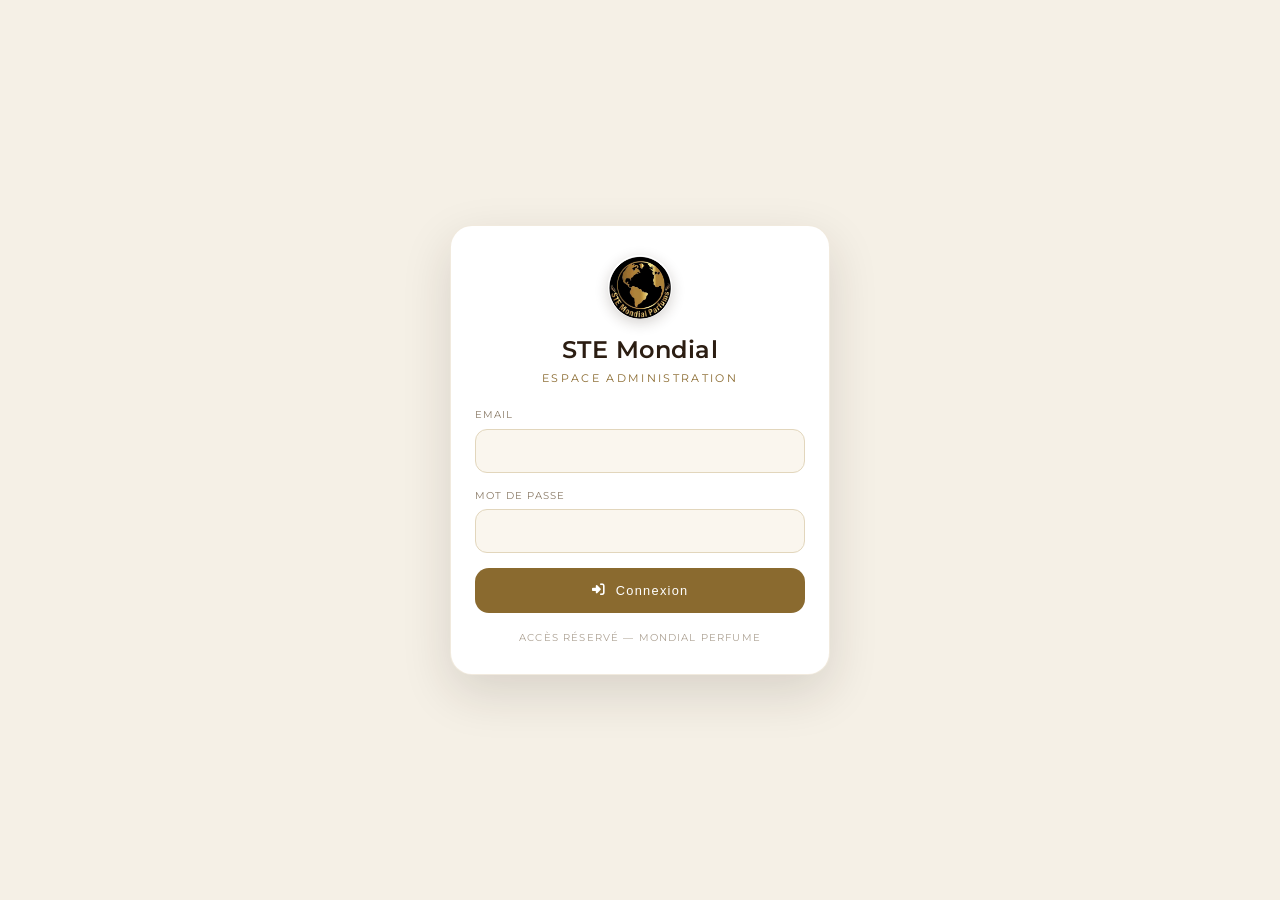
<file: Alucard146.html>
<!DOCTYPE html>
<html lang="fr">
<head>
  <meta charset="UTF-8">
  <meta name="viewport" content="width=device-width, initial-scale=1.0, maximum-scale=1.0, user-scalable=yes">
  <meta name="robots" content="noindex">
  <title>STE Mondial | Administration</title>
  <link rel="icon" type="image/png" href="i/ste-mondial-perfumes.png">
  <link rel="apple-touch-icon" href="i/ste-mondial-perfumes.png">
  <link rel="stylesheet" href="https://cdnjs.cloudflare.com/ajax/libs/font-awesome/6.5.1/css/all.min.css" media="print" onload="this.media='all'">
  <noscript><link rel="stylesheet" href="https://cdnjs.cloudflare.com/ajax/libs/font-awesome/6.5.1/css/all.min.css"></noscript>
  <link href="https://fonts.googleapis.com/css2?family=Montserrat:wght@100;200;300;400;500;600&display=swap" rel="stylesheet">
  <link rel="stylesheet" href="css/ste-admin.css?v=5">
</head>
<body>
  <div id="adminToast" class="admin-toast"></div>

  <!-- ══════════ LOGIN OVERLAY (fallback when no session) ══════════ -->
  <div id="ste-login" hidden>
    <div class="lg-card">
      <img class="lg-logo" src="i/ste-mondial-perfumes.png" alt="STE">
      <h1>STE Mondial</h1>
      <p class="lg-sub" data-i18n="login.sub">Espace administration</p>
      <p class="lg-msg" id="login-msg" role="alert"></p>
      <form id="login-form" novalidate>
        <div class="input-group">
          <label data-i18n="login.email">Email</label>
          <input type="email" id="login-email" autocomplete="username" inputmode="email" required>
        </div>
        <div class="input-group">
          <label data-i18n="login.password">Mot de passe</label>
          <input type="password" id="login-password" autocomplete="current-password" required>
        </div>
        <button type="submit" class="btn-primary" id="login-btn"><i class="fas fa-right-to-bracket"></i> <span data-i18n="login.btn">Connexion</span></button>
      </form>
      <p class="lg-foot" data-i18n="login.foot">Accès réservé — STE Mondial Parfums</p>
    </div>
  </div>

  <!-- ══════════ SHELL ══════════ -->
  <header class="admin-topbar">
    <div class="topbar-inner">
      <a href="index.html" class="logo logo--admin"><img src="i/ste-mondial-perfumes.png" width="34" height="34" alt="STE">
        <span>Admin</span>
      </a>
      <div class="right-group">
        <span class="adm-chip"><i class="fas fa-globe"></i> STE</span>
        <div class="lang-seg">
          <button class="lang-option" data-lang="fr">FR</button>
          <button class="lang-option" data-lang="en">EN</button>
          <button class="lang-option" data-lang="ar">ع</button>
        </div>
        <div class="theme-toggle" id="themeToggle"><i class="fas fa-sun"></i><i class="fas fa-moon" style="display:none;"></i></div>
        <a class="site-link" href="index.html" title="Voir le site"><i class="fas fa-arrow-left"></i></a>
      </div>
    </div>
  </header>

  <nav class="dash-tabs" role="tablist" aria-label="Administration">
    <button class="dash-tab active" data-dashtab="overview"><i class="fas fa-gauge-simple-high"></i><span data-i18n="dtab.ov">Aperçu</span></button>
    <button class="dash-tab" data-dashtab="add"><i class="fas fa-plus"></i><span data-i18n="dtab.add">Ajouter</span></button>
    <button class="dash-tab" data-dashtab="collections"><i class="fas fa-boxes-stacked"></i><span data-i18n="dtab.cat">Collections</span></button>
    <button class="dash-tab" data-dashtab="orders"><i class="fas fa-truck"></i><span data-i18n="dtab.ord">Commandes</span></button>
    <button class="dash-tab" data-dashtab="settings"><i class="fas fa-sliders"></i><span data-i18n="dtab.set">Paramètres</span></button>
  </nav>

  <main>
    <!-- ── OVERVIEW ── -->
    <section class="dash-section" id="dash-overview">
      <div class="admin-wrapper">
        <div class="admin-header">
          <img src="i/ste-mondial-perfumes.png" width="48" height="48" alt="STE">
          <h1 data-i18n="dash.title">Tableau de bord</h1>
          <span class="logged-in-as" id="loggedInAsOv"></span>
        </div>

        <div class="stats-grid" style="margin-bottom:1.1rem;">
          <div class="stat-card"><div class="stat-label" data-i18n="dash.t1">Aujourd'hui</div><div class="stat-value" id="ovToday">0</div><div class="stat-sub" data-i18n="dash.t1h">commandes</div></div>
          <div class="stat-card highlight"><div class="stat-label" data-i18n="dash.t2">CA du jour</div><div class="stat-value" id="ovCA">—</div><div class="stat-sub" data-i18n="dash.t2h">hors annulées</div></div>
          <div class="stat-card"><div class="stat-label" data-i18n="dash.t3">En attente</div><div class="stat-value" id="ovPending">0</div><div class="stat-sub" data-i18n="dash.t3h">nouvelle + confirmée</div></div>
          <div class="stat-card"><div class="stat-label" data-i18n="dash.t4">Stock faible</div><div class="stat-value" id="ovLow">0</div><div class="stat-sub" data-i18n="dash.t4h">stock ≤ 5</div></div>
        </div>

        <div id="audGrid">
          <a href="#collections" class="aud-card a-homme" data-aud="homme"><i class="fas fa-male"></i><span class="aud-count" id="ovc-homme">0</span><h3 data-i18n="aud.homme">Homme</h3></a>
          <a href="#collections" class="aud-card a-femme" data-aud="femme"><i class="fas fa-female"></i><span class="aud-count" id="ovc-femme">0</span><h3 data-i18n="aud.femme">Femme</h3></a>
          <a href="#collections" class="aud-card a-unisexe" data-aud="unisexe"><i class="fas fa-genderless"></i><span class="aud-count" id="ovc-unisexe">0</span><h3 data-i18n="aud.unisexe">Unisexe</h3></a>
          <a href="#collections" class="aud-card a-enfants" data-aud="enfants"><i class="fas fa-child"></i><span class="aud-count" id="ovc-enfants">0</span><h3 data-i18n="aud.enfants">Enfants</h3></a>
        </div>

        <div class="ov-panel">
          <h3><i class="fas fa-clock-rotate-left"></i> <span data-i18n="dash.recent">Dernières commandes</span></h3>
          <div id="dashRecent"></div>
        </div>
        <div class="ov-panel">
          <h3><i class="fas fa-triangle-exclamation"></i> <span data-i18n="dash.lowcard">Stock faible (≤ 5)</span></h3>
          <div id="dashLow"></div>
        </div>

        <div class="nav-panel" style="display:flex;gap:.8rem;flex-wrap:wrap;">
          <a href="#add" class="btn-secondary" style="text-decoration:none;"><i class="fas fa-plus"></i> <span data-i18n="prod.new">+ Nouveau produit</span></a>
          <button type="button" class="btn-secondary" id="ovRefresh" style="cursor:pointer;"><i class="fas fa-sync-alt"></i> <span data-i18n="top.refresh">Rafraîchir</span></button>
        </div>
      </div>
    </section>

    <!-- ── ADD ── -->
    <section class="dash-section" id="dash-add" hidden>
      <div class="admin-wrapper">
        <div class="form-panel">
          <h2><i class="fas fa-plus-circle"></i> <span data-i18n="pf.new">Nouveau produit</span></h2>
          <div class="input-group"><label data-i18n="pf.nameFR">Nom (FR) *</label><input type="text" id="aNameFr" autocomplete="off"></div>
          <div class="input-group"><label data-i18n="pf.nameEN">Nom (EN)</label><input type="text" id="aNameEn" autocomplete="off"></div>
          <div class="input-group"><label data-i18n="pf.nameAR">Nom (AR)</label><input type="text" id="aNameAr" dir="auto" autocomplete="off"></div>
          <div class="input-group"><label data-i18n="pf.descFR">Description (FR)</label><textarea id="aDescFr" rows="2"></textarea></div>
          <div class="input-group"><label data-i18n="pf.descEN">Description (EN)</label><textarea id="aDescEn" rows="2"></textarea></div>
          <div class="input-group"><label data-i18n="pf.descAR">Description (AR)</label><textarea id="aDescAr" rows="2" dir="auto"></textarea></div>
          <div class="input-group"><label data-i18n="pf.aud">Public *</label>
            <div class="aud-seg" id="aAudSeg">
              <button type="button" class="active" data-aud="homme"><i class="fas fa-male"></i> <span data-i18n="aud.homme">Homme</span></button>
              <button type="button" data-aud="femme"><i class="fas fa-female"></i> <span data-i18n="aud.femme">Femme</span></button>
              <button type="button" data-aud="unisexe"><i class="fas fa-genderless"></i> <span data-i18n="aud.unisexe">Unisexe</span></button>
              <button type="button" data-aud="enfants"><i class="fas fa-child"></i> <span data-i18n="aud.enfants">Enfants</span></button>
            </div>
          </div>
          <div class="input-group"><label data-i18n="pf.sku">Référence (SKU)</label><input type="text" id="aSku" placeholder="SM-XXX-000"></div>
          <div class="input-group"><label data-i18n="pf.price">Prix (DT) *</label><input type="number" id="aPrice" step="0.001" min="0" placeholder="0.000"></div>
          <div class="input-group"><label data-i18n="pf.oldPrice">Ancien prix — promo (optionnel)</label><input type="number" id="aOldPrice" step="0.001" min="0" placeholder="ex. 149"></div>
          <div class="input-group"><label data-i18n="pf.stock">Stock</label><input type="number" id="aStock" step="1" min="0" value="10"></div>
          <div class="input-group"><label data-i18n="pf.variants">Variantes (tailles)</label>
            <div class="variants-admin" id="variantsList"></div>
            <button type="button" class="variants-add" id="addVariantBtn"><i class="fas fa-plus"></i> Ajouter une variante</button>
          </div>
          <div class="tgl-row">
            <label class="tgl"><input type="checkbox" id="aFeatured"><span class="tr"></span><span data-i18n="pf.featured">Mis en avant</span></label>
            <label class="tgl"><input type="checkbox" id="aActive" checked><span class="tr"></span><span data-i18n="pf.active">Actif</span></label>
          </div>
          <div class="input-group"><label data-i18n="pf.images">Images du produit</label>
            <div class="multi-image-upload">
              <div class="g-strip" id="aGallery"></div>
              <label class="g-add" for="aFileInput" id="aAddBtn"><i class="fas fa-plus-circle"></i></label>
              <input type="file" id="aFileInput" accept="image/jpeg,image/png,image/webp,image/avif" multiple hidden>
            </div>
            <input type="url" id="aImageUrl" placeholder="https://… (Entrée pour ajouter)" style="margin-top:.5rem;width:100%;">
            <div class="info-text"><i class="fas fa-info-circle"></i> <span data-i18n="pf.imgHelp">La 1re image = principale.</span></div>
          </div>
          <p class="set-msg" id="aMsg"></p>
          <button class="btn-primary" id="aSubmit"><i class="fas fa-gem"></i> <span data-i18n="pf.save">Enregistrer le produit</span></button>
        </div>
      </div>
    </section>

    <!-- ── COLLECTIONS ── -->
    <section class="dash-section" id="dash-collections" hidden>
      <div class="admin-wrapper">
        <div class="page-header">
          <h1><i class="fas fa-genderless" id="catIcon"></i> <span id="catTitle">Tous les produits</span></h1>
          <div class="stats-badge"><i class="fas fa-box"></i> <span id="productCount">0</span> <span data-i18n="prod.count">produit(s)</span></div>
        </div>
        <div class="aud-seg" id="catSeg">
          <button type="button" class="active" data-aud="all"><i class="fas fa-layer-group"></i> <span data-i18n="cat.all">Tous</span></button>
          <button type="button" data-aud="homme"><i class="fas fa-male"></i> <span data-i18n="aud.homme">Homme</span></button>
          <button type="button" data-aud="femme"><i class="fas fa-female"></i> <span data-i18n="aud.femme">Femme</span></button>
          <button type="button" data-aud="unisexe"><i class="fas fa-genderless"></i> <span data-i18n="aud.unisexe">Unisexe</span></button>
          <button type="button" data-aud="enfants"><i class="fas fa-child"></i> <span data-i18n="aud.enfants">Enfants</span></button>
        </div>
        <div class="action-bar">
          <div class="search-box"><i class="fas fa-search"></i>
            <input type="text" id="searchInput" data-i18n-ph="prod.search" placeholder="Rechercher un produit...">
          </div>
          <a href="#add" class="add-product-btn"><i class="fas fa-plus"></i> <span data-i18n="addProduct">Ajouter un produit</span></a>
        </div>
        <div id="loadingProducts" class="loading-spinner" style="display:none;"><i class="fas fa-spinner fa-spin"></i> <span data-i18n="loading">Chargement...</span></div>
        <div id="productsTableContent"></div>
      </div>
    </section>

    <!-- ── ORDERS ── -->
    <section class="dash-section" id="dash-orders" hidden>
      <div class="admin-wrapper">
        <div class="page-header">
          <h1><i class="fas fa-truck"></i> <span data-i18n="ord.title">Gestion des commandes</span></h1>
          <div class="stats-badge"><i class="fas fa-receipt"></i> <span id="badgeCount">0</span> <span data-i18n="badgeWord">commandes</span></div>
        </div>
        <div class="stats-grid" id="ordStats">
          <div class="stat-card highlight"><div class="stat-label" data-i18n="stRevenue">Chiffre d'affaires</div><div class="stat-value" id="sRevenue">—</div><div class="stat-sub" data-i18n="stRevenueSub">livrées</div></div>
          <div class="stat-card"><div class="stat-label" data-i18n="stTotal">Total commandes</div><div class="stat-value" id="sTotal">—</div></div>
          <div class="stat-card"><div class="stat-label" data-i18n="stPending">En attente</div><div class="stat-value" id="sPending">—</div></div>
          <div class="stat-card"><div class="stat-label" data-i18n="stShipped">Expédiées</div><div class="stat-value" id="sShipped">—</div></div>
          <div class="stat-card"><div class="stat-label" data-i18n="stDelivered">Livrées</div><div class="stat-value" id="sDelivered">—</div></div>
          <div class="stat-card"><div class="stat-label" data-i18n="stCancelled">Annulées</div><div class="stat-value" id="sCancelled">—</div></div>
        </div>
        <div class="toolbar">
          <div class="search-box"><i class="fas fa-search"></i>
            <input type="text" id="oSearchInput" data-i18n-ph="ord.search" placeholder="ID, nom, téléphone, ville...">
          </div>
          <button class="refresh-btn" id="ordersRefresh"><i class="fas fa-sync-alt"></i> <span data-i18n="top.refresh">Rafraîchir</span></button>
        </div>
        <div class="status-tabs">
          <button class="s-tab s-all active" data-st="all"><i class="fas fa-layer-group"></i> <span data-i18n="ord.all">Toutes</span> <span class="cnt" id="c-all">0</span></button>
          <button class="s-tab" data-st="nouvelle"><i class="fas fa-clock"></i> <span data-i18n="st.nouvelle">Nouvelle</span> <span class="cnt" id="c-nouvelle">0</span></button>
          <button class="s-tab" data-st="confirmee"><i class="fas fa-circle-check"></i> <span data-i18n="st.confirmee">Confirmée</span> <span class="cnt" id="c-confirmee">0</span></button>
          <button class="s-tab" data-st="expediee"><i class="fas fa-truck-fast"></i> <span data-i18n="st.expediee">Expédiée</span> <span class="cnt" id="c-expediee">0</span></button>
          <button class="s-tab" data-st="livree"><i class="fas fa-check-circle"></i> <span data-i18n="st.livree">Livrée</span> <span class="cnt" id="c-livree">0</span></button>
          <button class="s-tab" data-st="annulee"><i class="fas fa-times-circle"></i> <span data-i18n="st.annulee">Annulée</span> <span class="cnt" id="c-annulee">0</span></button>
        </div>
        <div class="orders-grid" id="ordersOut"></div>
      </div>
    </section>

    <!-- ── SETTINGS ── -->
    <section class="dash-section" id="dash-settings" hidden>
      <div class="admin-wrapper">
        <div class="admin-header"><h1 data-i18n="dtab.set">Paramètres</h1></div>

        <div class="set-grid">
          <div class="set-card">
            <h2><i class="fas fa-store"></i> <span data-i18n="set.shopCard">Boutique & livraison</span></h2>
            <p class="sc-help" data-i18n="set.sub">Boutique, livraison, annonce, héro</p>
            <div class="input-group"><label data-i18n="set.shopName">Nom de la boutique</label><input type="text" data-setting="shop_name"></div>
            <div class="input-group"><label data-i18n="set.whatsapp">WhatsApp</label><input type="text" data-setting="whatsapp" inputmode="tel"></div>
            <div class="input-group"><label data-i18n="set.delivery">Frais de livraison (DT)</label><input type="number" step="0.001" min="0" data-setting="delivery_fee"></div>
            <div class="input-group"><label data-i18n="set.annFr">Bandeau annonce (FR)</label><textarea rows="2" data-setting="announcement_fr"></textarea></div>
            <div class="input-group"><label data-i18n="set.annEn">Bandeau annonce (EN)</label><textarea rows="2" data-setting="announcement_en"></textarea></div>
            <div class="input-group"><label data-i18n="set.annAr">Bandeau annonce (AR)</label><textarea rows="2" dir="rtl" data-setting="announcement_ar"></textarea></div>
            <button class="btn-primary" id="btnSaveSettings"><i class="fas fa-save"></i> <span data-i18n="set.save">Enregistrer</span></button>
            <p class="set-msg" id="settingsMsg"></p>
          </div>

          <div class="set-card">
            <h2><i class="fas fa-tag"></i> Apparence promo</h2>
            <p class="sc-help">Badge, couleur du prix, forme, icône panier</p>
            <div class="input-group"><label>Couleur du badge</label>
              <div class="promo-sw-row" id="promoBadgeColor">
                <button type="button" class="promo-sw" data-value="green" style="background:#03B557;"></button>
                <button type="button" class="promo-sw" data-value="red" style="background:#E0231F;"></button>
                <button type="button" class="promo-sw" data-value="gold" style="background:#B08D4A;"></button>
                <button type="button" class="promo-sw" data-value="black" style="background:#2B1D12;"></button>
              </div>
            </div>
            <div class="input-group"><label>Couleur du prix promo</label>
              <div class="promo-sw-row" id="promoPriceColor">
                <button type="button" class="promo-sw" data-value="green" style="background:#03B557;"></button>
                <button type="button" class="promo-sw" data-value="red" style="background:#E0231F;"></button>
                <button type="button" class="promo-sw" data-value="gold" style="background:#B08D4A;"></button>
                <button type="button" class="promo-sw" data-value="black" style="background:#2B1D12;"></button>
              </div>
            </div>
            <div class="input-group"><label>Forme du badge</label>
              <div class="promo-seg-row" id="promoBadgeShape">
                <button type="button" data-value="pill">Pilule</button>
                <button type="button" data-value="corner">Coin</button>
              </div>
            </div>
            <div class="input-group"><label>Icône panier</label>
              <div class="promo-seg-row" id="promoCartIcon">
                <button type="button" data-value="plus-cart">+ Panier</button>
                <button type="button" data-value="bag">Sac</button>
                <button type="button" data-value="cart">Caddie</button>
                <button type="button" data-value="bolt">Éclair</button>
              </div>
            </div>
            <div style="display:flex;gap:1rem;align-items:center;margin:.8rem 0;padding:.8rem;background:var(--input-bg,#FAF6EE);border-radius:10px;">
              <span class="rp-badge rp-badge--pill" id="promoPreviewBadge" style="background:#03B557;">-40%</span>
              <span style="font-size:1.1rem;color:#E0231F;font-weight:600;" id="promoPreviewPrice">89.000 DT</span>
              <span style="width:32px;height:32px;display:inline-flex;align-items:center;justify-content:center;border:1.5px solid #2B1D12;border-radius:8px;color:#2B1D12;" id="promoPreviewIcon"></span>
            </div>
            <button class="btn-primary" id="btnSavePromo"><i class="fas fa-save"></i> Enregistrer la promo</button>
            <p class="set-msg" id="promoMsg"></p>
          </div>

          <div>
            <section class="hero-admin-card" style="margin-bottom:1rem;">
              <div class="hero-admin-head">
                <h2 class="hero-admin-title"><i class="fas fa-image"></i> <span data-i18n="set.heroCard">Images héro (diaporama)</span></h2>
                <span class="hero-admin-count"><span id="heroCountBadge">0/6</span></span>
              </div>
              <p class="hero-admin-help" data-i18n="set.heroHelp">Plusieurs images = diaporama. La 1re est l'image principale.</p>
              <div class="g-strip" id="heroStrip"></div>
              <label class="toggle hero-autoplay-toggle"><input type="checkbox" id="heroAutoplay" checked><span class="toggle-track"></span><span class="toggle-label" data-i18n="set.autoplay">Défilement automatique</span></label>
                <div class="banner-link-row" id="heroLinkRow" hidden>
                    <label class="banner-link-label"><i class="fas fa-link"></i> <span data-i18n="set.linkLbl">Lien (optionnel)</span> <b id="heroLinkTarget"></b></label>
                    <div class="banner-link-field"><input type="url" id="heroLinkInput" placeholder="https://..." autocomplete="off"><button type="button" class="bl-clear" id="heroLinkClear" title="Retirer"><i class="fas fa-times"></i></button></div>
                </div>
              <input type="file" id="heroFileInput" accept="image/jpeg,image/png,image/webp" multiple hidden>
              <div class="hero-admin-msg" id="heroMsg"></div>
              <div class="hero-admin-actions">
                <button type="button" class="hp-btn hp-btn--gold" id="btnSaveHero" data-i18n="set.saveHero">Enregistrer le héro</button>
              </div>
            </section>

            <section class="hero-admin-card" style="margin-bottom:1rem;">
              <div class="hero-admin-head">
                <h2 class="hero-admin-title"><i class="fas fa-photo-film"></i> <span data-i18n="set.bannerCard">Bannière promo</span></h2>
                <span class="hero-admin-count"><span id="bannerCountBadge">0/6</span></span>
              </div>
              <p class="hero-admin-help" data-i18n="set.bannerHelp">Les images de la bannière promotion de l'accueil.</p>
              <div class="g-strip" id="bannerStrip"></div>
              <label class="toggle hero-autoplay-toggle"><input type="checkbox" id="bannerAutoplay" checked><span class="toggle-track"></span><span class="toggle-label" data-i18n="set.autoplay">Défilement automatique</span></label>
                <div class="banner-link-row" id="bannerLinkRow" hidden>
                    <label class="banner-link-label"><i class="fas fa-link"></i> <span data-i18n="set.linkLbl">Lien (optionnel)</span> <b id="bannerLinkTarget"></b></label>
                    <div class="banner-link-field"><input type="url" id="bannerLinkInput" placeholder="https://..." autocomplete="off"><button type="button" class="bl-clear" id="bannerLinkClear" title="Retirer"><i class="fas fa-times"></i></button></div>
                </div>
              <input type="file" id="bannerFileInput" accept="image/jpeg,image/png,image/webp" multiple hidden>
              <div class="hero-admin-msg" id="bannerMsg"></div>
              <div class="hero-admin-actions">
                <button type="button" class="hp-btn hp-btn--gold" id="btnSaveBanner" data-i18n="set.saveBanner">Enregistrer la bannière</button>
              </div>
            </section>

            <section class="hero-admin-card">
              <div class="hero-admin-head">
                <h2 class="hero-admin-title"><i class="fas fa-fingerprint"></i> <span data-i18n="set.logoCard">Logo</span></h2>
              </div>
              <p class="hero-admin-help" data-i18n="set.logoHelp">Affiché dans l'en-tête et le pied de page.</p>
              <div class="g-strip" id="logoStrip"></div>
              <input type="file" id="logoFileInput" accept="image/*" hidden>
              <div class="hero-admin-msg" id="logoMsg"></div>
              <div class="hero-admin-actions">
                <label class="hp-btn hp-btn--gold" for="logoFileInput"><i class="fas fa-upload"></i> <span data-i18n="set.uploadLogo">Changer le logo</span></label>
              </div>
            </section>
          </div>
        </div>

                <div class="settings-foot"><a href="#" id="btnLogoutSettings"><i class="fas fa-right-from-bracket"></i> <span data-i18n="top.logout">Déconnexion</span></a></div>
      </div>
    </section>

    <!-- ── EDIT (routed, not in tab bar) ── -->
    <section class="dash-section" id="dash-edit" hidden>
      <div class="edit-wrapper">
        <a href="#collections" class="back-link"><i class="fas fa-arrow-left"></i> <span data-i18n="back">Retour</span></a>
        <div class="page-header">
          <h1><i class="fas fa-edit"></i> <span data-i18n="pf.edit">Modifier le produit</span></h1>
          <span class="edit-mode-chip" id="editChip"></span>
        </div>
        <p class="edit-hint" id="editHint" data-i18n="editHint">Choisissez un produit dans Collections → Modifier.</p>
        <div id="editFormContainer" style="display:none;">
          <div class="form-panel">
            <div class="input-group"><label data-i18n="pf.nameFR">Nom (FR) *</label><input type="text" id="eNameFr"></div>
            <div class="input-group"><label data-i18n="pf.nameEN">Nom (EN)</label><input type="text" id="eNameEn"></div>
            <div class="input-group"><label data-i18n="pf.nameAR">Nom (AR)</label><input type="text" id="eNameAr" dir="auto"></div>
            <div class="input-group"><label data-i18n="pf.descFR">Description (FR)</label><textarea id="eDescFr" rows="2"></textarea></div>
            <div class="input-group"><label data-i18n="pf.descEN">Description (EN)</label><textarea id="eDescEn" rows="2"></textarea></div>
            <div class="input-group"><label data-i18n="pf.descAR">Description (AR)</label><textarea id="eDescAr" rows="2" dir="auto"></textarea></div>
            <div class="input-group"><label data-i18n="pf.aud">Public *</label>
              <div class="aud-seg" id="eAudSeg">
                <button type="button" data-aud="homme"><i class="fas fa-male"></i> <span data-i18n="aud.homme">Homme</span></button>
                <button type="button" data-aud="femme"><i class="fas fa-female"></i> <span data-i18n="aud.femme">Femme</span></button>
                <button type="button" data-aud="unisexe"><i class="fas fa-genderless"></i> <span data-i18n="aud.unisexe">Unisexe</span></button>
                <button type="button" data-aud="enfants"><i class="fas fa-child"></i> <span data-i18n="aud.enfants">Enfants</span></button>
              </div>
            </div>
            <div class="input-group"><label data-i18n="pf.sku">Référence (SKU)</label><input type="text" id="eSku"></div>
            <div class="input-group"><label data-i18n="pf.price">Prix (DT) *</label><input type="number" id="ePrice" step="0.001" min="0"></div>
            <div class="input-group"><label data-i18n="pf.oldPrice">Ancien prix — promo</label><input type="number" id="eOldPrice" step="0.001" min="0"></div>
            <div class="input-group"><label data-i18n="pf.stock">Stock</label><input type="number" id="eStock" step="1" min="0"></div>
            <div class="input-group"><label data-i18n="pf.variants">Variantes (tailles)</label>
              <div class="variants-admin" id="eVariantsList"></div>
              <button type="button" class="variants-add" id="eAddVariantBtn"><i class="fas fa-plus"></i> Ajouter une variante</button>
            </div>
            <div class="tgl-row">
              <label class="tgl"><input type="checkbox" id="eFeatured"><span class="tr"></span><span data-i18n="pf.featured">Mis en avant</span></label>
              <label class="tgl"><input type="checkbox" id="eActive"><span class="tr"></span><span data-i18n="pf.active">Actif</span></label>
            </div>
            <div class="input-group"><label data-i18n="pf.images">Images du produit</label>
              <div class="multi-image-upload">
                <div class="g-strip" id="eGallery"></div>
                <label class="g-add" for="eFileInput"><i class="fas fa-plus-circle"></i></label>
                <input type="file" id="eFileInput" accept="image/jpeg,image/png,image/webp,image/avif" multiple hidden>
              </div>
              <input type="url" id="eImageUrl" placeholder="https://… (Entrée pour ajouter)" style="margin-top:.5rem;width:100%;">
            </div>
            <p class="set-msg" id="eMsg"></p>
            <div class="button-group">
              <button class="btn-primary" id="eSubmit"><i class="fas fa-save"></i> <span data-i18n="saveChanges">Enregistrer les modifications</span></button>
              <a href="#collections" class="btn-secondary"><i class="fas fa-times"></i> <span data-i18n="pf.cancel">Annuler</span></a>
              <button class="btn-secondary" id="eDelete" style="color:#b04a4a;border-color:rgba(176,74,74,.4);"><i class="fas fa-trash-alt"></i> <span data-i18n="pf.delete">Supprimer</span></button>
            </div>
          </div>
        </div>
      </div>
    </section>
  </main>

  <div class="admin-footnote"><i class="fas fa-lock"></i> STE Mondial · Administration <span id="sessionEmailChip"></span></div>

  <script src="js/ste-variants.js?v=1" defer></script>
  <script src="js/ste-admin-variants.js?v=1" defer></script>
  <script src="js/ste-admin.js?v=5"></script>
</body>
</html>
</file>
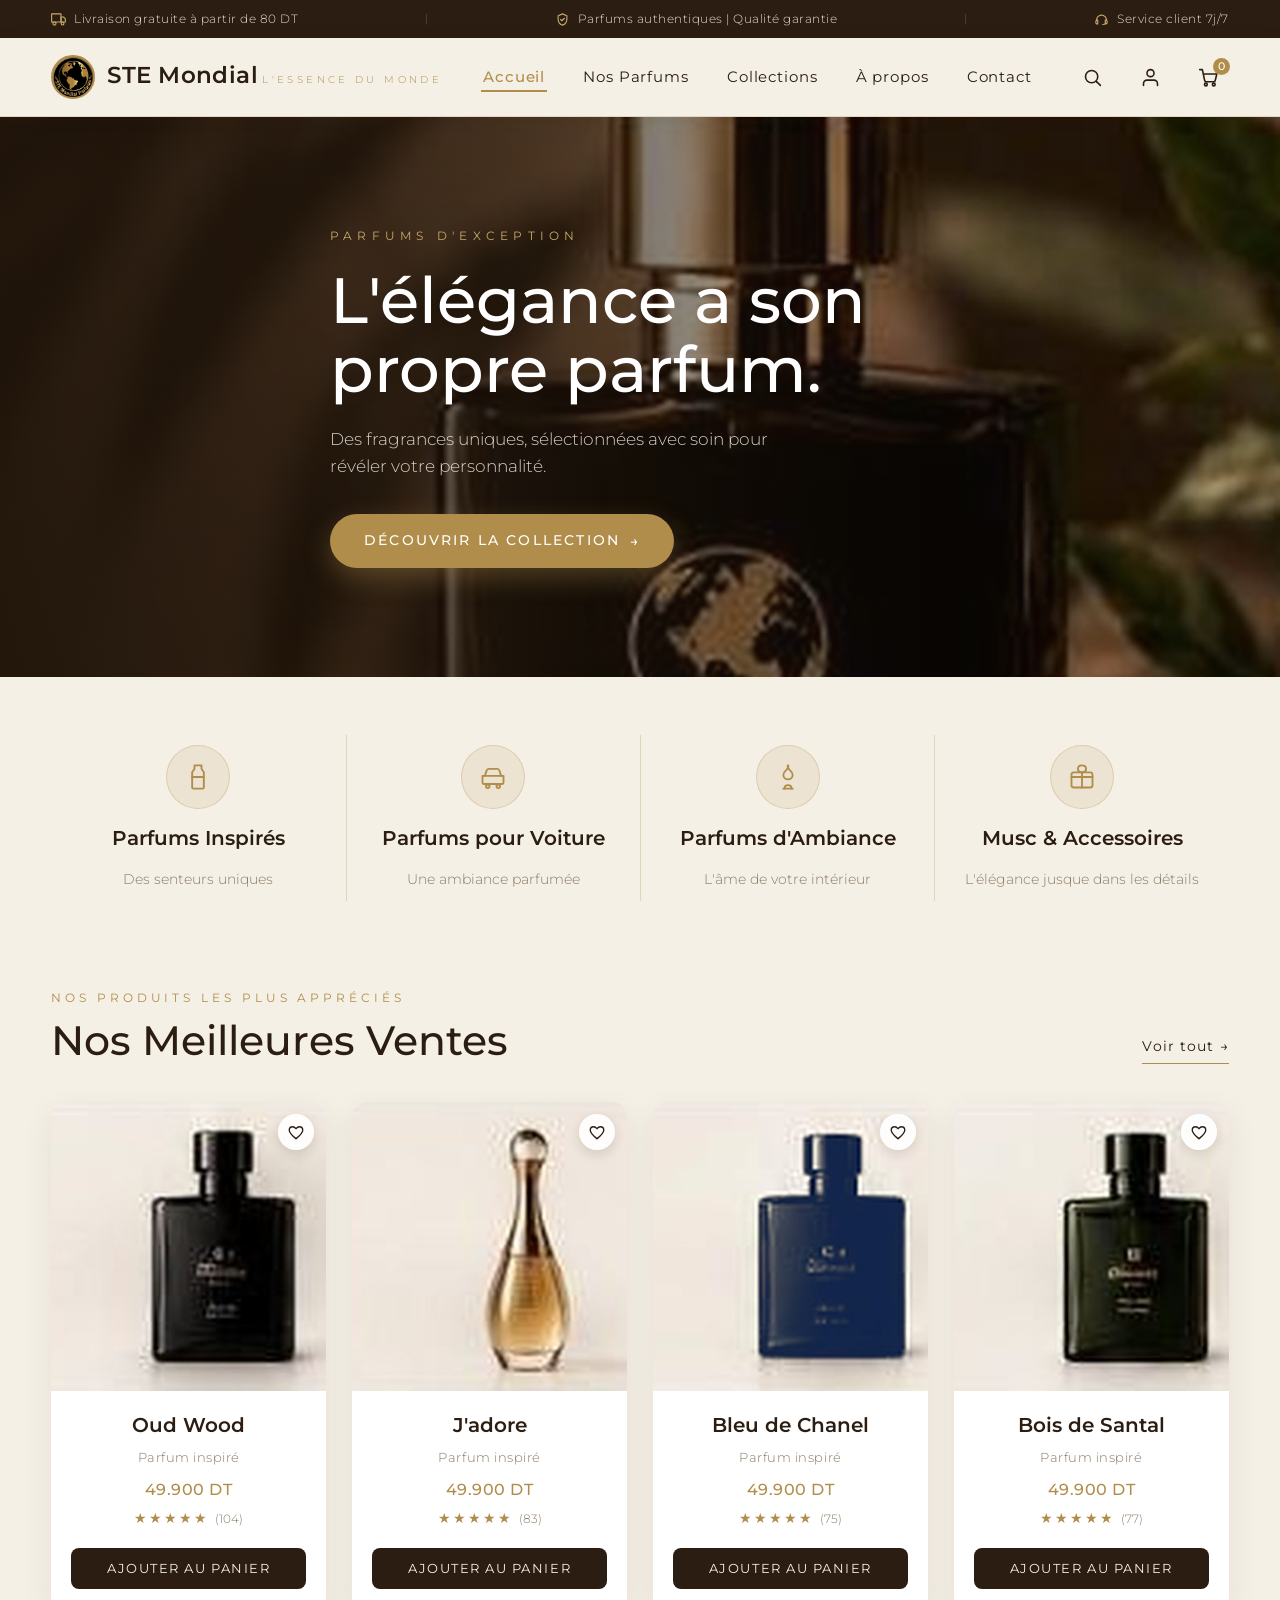
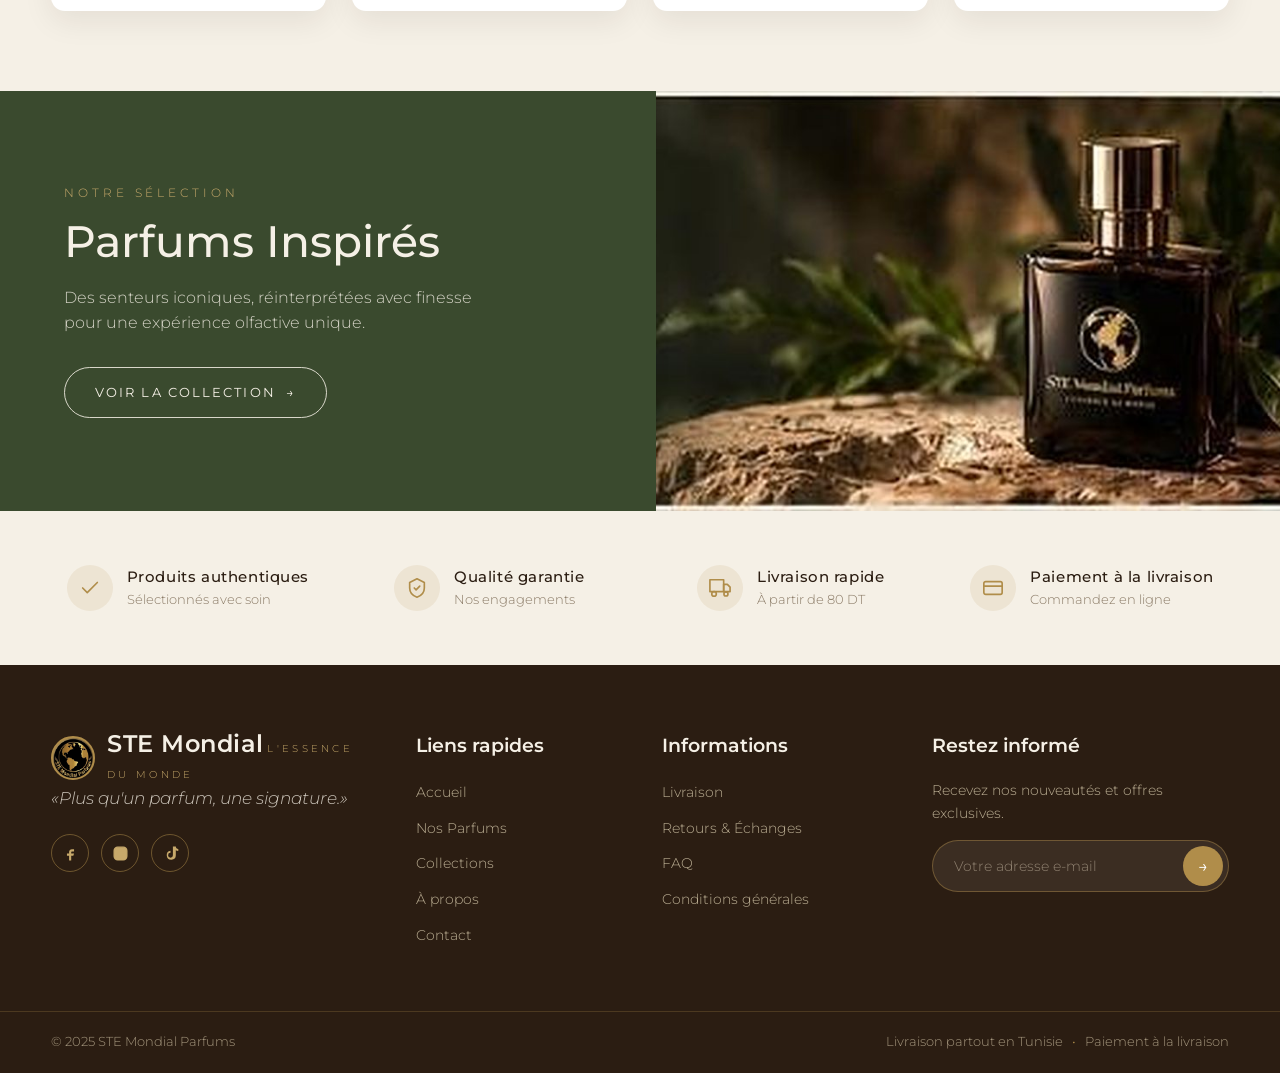
<file: new-mock.html>
<!DOCTYPE html>
<html lang="fr">
<head>
  <meta charset="UTF-8">
  <meta name="viewport" content="width=device-width, initial-scale=1.0">
  <title>STE Mondial Parfums — L'Essence du Monde</title>
  <meta name="description" content="Parfums d'exception. Livraison partout en Tunisie à partir de 80 DT. Paiement à la livraison.">
  <link rel="icon" href="i/favicon.ico">
  <link rel="preconnect" href="https://fonts.googleapis.com">
  <link rel="preconnect" href="https://fonts.gstatic.com" crossorigin>
  <link href="https://fonts.googleapis.com/css2?family=Montserrat:wght@100;200;300;400;500&display=swap" rel="stylesheet">
  <link href="css/new.css" rel="stylesheet">
</head>
<body>

  <!-- 1. Utility bar -->
  <div class="utility-bar">
    <div class="wrap utility-flex">
      <span class="utility-item">
        <svg class="u-icon" viewBox="0 0 24 24" fill="none" stroke-width="1.8" stroke-linecap="round" stroke-linejoin="round"><path d="M1 3h15v13H1z"/><path d="M16 8h4l3 3v5h-7V8z"/><circle cx="5.5" cy="18.5" r="2.5"/><circle cx="18.5" cy="18.5" r="2.2"/></svg>
        <span class="u-label">Livraison gratuite à partir de 80 DT</span>
      </span>
      <span class="utility-sep">|</span>
      <span class="utility-item">
        <svg class="u-icon" viewBox="0 0 24 24" fill="none" stroke-width="1.8" stroke-linecap="round" stroke-linejoin="round"><path d="M12 3l7 3v5c0 5-3 8.5-7 10-4-1.5-7-5-7-10V6z"/><path d="M9 12l2 2 4-4"/></svg>
        <span class="u-label">Parfums authentiques | Qualité garantie</span>
      </span>
      <span class="utility-sep">|</span>
      <span class="utility-item">
        <svg class="u-icon" viewBox="0 0 24 24" fill="none" stroke-width="1.8" stroke-linecap="round" stroke-linejoin="round"><path d="M4 13a8 8 0 0 1 16 0"/><path d="M3 15a2 2 0 0 1 2-2h1v6H5a2 2 0 0 1-2-2z"/><path d="M21 15a2 2 0 0 0-2-2h-1v6h1a2 2 0 0 0 2-2z"/><path d="M19 17a5 5 0 0 1-5 3"/></svg>
        <span class="u-label">Service client 7j/7</span>
      </span>
    </div>
  </div>

  <!-- 2. Header -->
  <header class="site-header">
    <div class="wrap header-inner">
      <a class="brand" href="#accueil">
        <img class="brand-logo" src="i/ste-mondial-perfumes.png" alt="Logo STE Mondial Parfums" onerror="this.style.display='none'">
        <span class="brand-text">
          <span class="brand-name">STE Mondial</span>
          <span class="brand-tagline">L'ESSENCE DU MONDE</span>
        </span>
      </a>
      <nav class="main-nav" aria-label="Navigation principale">
        <ul>
          <li><a href="#accueil" class="active">Accueil</a></li>
          <li><a href="#parfums">Nos Parfums</a></li>
          <li><a href="#collections">Collections</a></li>
          <li><a href="#apropos">À propos</a></li>
          <li><a href="#contact">Contact</a></li>
        </ul>
      </nav>
      <div class="header-actions">
        <a class="icon-btn" href="#recherche" aria-label="Rechercher"><svg viewBox="0 0 24 24" fill="none" stroke-width="1.8" stroke-linecap="round" stroke-linejoin="round"><circle cx="11" cy="11" r="7"/><path d="M21 21l-4.35-4.35"/></svg></a>
        <a class="icon-btn" href="#compte" aria-label="Mon compte"><svg viewBox="0 0 24 24" fill="none" stroke-width="1.8" stroke-linecap="round" stroke-linejoin="round"><path d="M20 21v-2a4 4 0 0 0-4-4H8a4 4 0 0 0-4 4v2"/><circle cx="12" cy="7" r="4"/></svg></a>
        <a class="icon-btn" href="#panier" aria-label="Panier">
          <svg viewBox="0 0 24 24" fill="none" stroke-width="1.8" stroke-linecap="round" stroke-linejoin="round"><circle cx="9" cy="20" r="1.6"/><circle cx="18" cy="20" r="1.6"/><path d="M2 3h3l2.6 12.4a1.8 1.8 0 0 0 1.8 1.4h8.5a1.8 1.8 0 0 0 1.8-1.4L21.5 8H6"/></svg>
          <span class="cart-count" id="cartCount">0</span>
        </a>
        <button class="icon-btn hamburger" type="button" aria-label="Ouvrir le menu">
          <svg viewBox="0 0 24 24" fill="none" stroke-width="1.8" stroke-linecap="round"><path d="M4 7h16M4 12h16M4 17h16"/></svg>
        </button>
      </div>
    </div>
  </header>

  <main>
    <!-- 3. Hero -->
    <section class="hero" id="accueil">
      <div class="hero-media">
        <img src="i/new/hero.jpg" alt="Flacon de parfum de luxe sur fond sombre" onerror="this.style.display='none'">
      </div>
      <div class="hero-content wrap">
        <p class="hero-eyebrow">PARFUMS D'EXCEPTION</p>
        <h1 class="hero-title">L'élégance a son propre parfum.</h1>
        <p class="hero-sub">Des fragrances uniques, sélectionnées avec soin pour révéler votre personnalité.</p>
        <a href="#collections" class="btn-gold">DÉCOUVRIR LA COLLECTION <span class="arrow">→</span></a>
      </div>
    </section>

    <!-- 4. Category strip -->
    <section class="category-strip" id="collections">
      <div class="wrap category-grid">
        <a class="category-item" href="#parfums">
          <span class="category-icon"><svg viewBox="0 0 24 24" fill="none" stroke-width="1.6" stroke-linecap="round" stroke-linejoin="round"><path d="M9 2h6v3l2 3v13a1 1 0 0 1-1 1H8a1 1 0 0 1-1-1V8l2-3V2z"/><path d="M7 12h10"/></svg></span>
          <h3>Parfums Inspirés</h3>
          <p>Des senteurs uniques</p>
        </a>
        <a class="category-item" href="#parfums">
          <span class="category-icon"><svg viewBox="0 0 24 24" fill="none" stroke-width="1.6" stroke-linecap="round" stroke-linejoin="round"><path d="M5 11l1.5-4.5A2 2 0 0 1 8.4 5h7.2a2 2 0 0 1 1.9 1.5L19 11"/><path d="M3 11h18v6a1 1 0 0 1-1 1H4a1 1 0 0 1-1-1v-6z"/><circle cx="7.5" cy="20" r="1.5"/><circle cx="16.5" cy="20" r="1.5"/></svg></span>
          <h3>Parfums pour Voiture</h3>
          <p>Une ambiance parfumée</p>
        </a>
        <a class="category-item" href="#parfums">
          <span class="category-icon"><svg viewBox="0 0 24 24" fill="none" stroke-width="1.6" stroke-linecap="round" stroke-linejoin="round"><path d="M12 2c2 3-4 4.5-4 8a4 4 0 0 0 8 0c0-3.5-6-5-4-8z"/><path d="M8 22h8"/><path d="M9 22c0-2 1.5-3 3-3s3 1 3 3"/></svg></span>
          <h3>Parfums d'Ambiance</h3>
          <p>L'âme de votre intérieur</p>
        </a>
        <a class="category-item" href="#parfums">
          <span class="category-icon"><svg viewBox="0 0 24 24" fill="none" stroke-width="1.6" stroke-linecap="round" stroke-linejoin="round"><rect x="3" y="8" width="18" height="13" rx="2"/><path d="M12 8v13"/><path d="M3 12h18"/><path d="M12 8c-2 0-3.5-1.2-3.5-3S10 2 12 2s3.5 1.2 3.5 3S14 8 12 8z"/></svg></span>
          <h3>Musc &amp; Accessoires</h3>
          <p>L'élégance jusque dans les détails</p>
        </a>
      </div>
    </section>

    <!-- 5. Best sellers -->
    <section class="best-sellers" id="parfums">
      <div class="wrap">
        <div class="section-head">
          <div>
            <p class="section-eyebrow">NOS PRODUITS LES PLUS APPRÉCIÉS</p>
            <h2 class="section-title">Nos Meilleures Ventes</h2>
          </div>
          <a class="see-all" href="#parfums">Voir tout →</a>
        </div>

        <div class="product-grid">

          <article class="product-card">
            <div class="product-media">
              <img src="i/new/p1.jpg" alt="Oud Wood" onerror="this.style.display='none'">
              <button class="wish-btn" type="button" aria-label="Ajouter Oud Wood aux favoris"><svg viewBox="0 0 24 24" fill="none" stroke-width="1.8" stroke-linecap="round" stroke-linejoin="round"><path d="M12 21C7 16.5 3 13.3 3 9.5 3 7 5 5 7.5 5c1.7 0 3.2.9 4.5 2.6C13.3 5.9 14.8 5 16.5 5 19 5 21 7 21 9.5c0 3.8-4 7-9 11.5z"/></svg></button>
            </div>
            <div class="product-info">
              <h3 class="product-name">Oud Wood</h3>
              <p class="product-sub">Parfum inspiré</p>
              <p class="product-price">49.900 DT</p>
              <p class="product-rating"><span class="stars">★★★★★</span> (104)</p>
              <button class="add-btn" type="button" data-name="Oud Wood">Ajouter au panier</button>
            </div>
          </article>

          <article class="product-card">
            <div class="product-media">
              <img src="i/new/p2.jpg" alt="J'adore" onerror="this.style.display='none'">
              <button class="wish-btn" type="button" aria-label="Ajouter J'adore aux favoris"><svg viewBox="0 0 24 24" fill="none" stroke-width="1.8" stroke-linecap="round" stroke-linejoin="round"><path d="M12 21C7 16.5 3 13.3 3 9.5 3 7 5 5 7.5 5c1.7 0 3.2.9 4.5 2.6C13.3 5.9 14.8 5 16.5 5 19 5 21 7 21 9.5c0 3.8-4 7-9 11.5z"/></svg></button>
            </div>
            <div class="product-info">
              <h3 class="product-name">J'adore</h3>
              <p class="product-sub">Parfum inspiré</p>
              <p class="product-price">49.900 DT</p>
              <p class="product-rating"><span class="stars">★★★★★</span> (83)</p>
              <button class="add-btn" type="button" data-name="J'adore">Ajouter au panier</button>
            </div>
          </article>

          <article class="product-card">
            <div class="product-media">
              <img src="i/new/p3.jpg" alt="Bleu de Chanel" onerror="this.style.display='none'">
              <button class="wish-btn" type="button" aria-label="Ajouter Bleu de Chanel aux favoris"><svg viewBox="0 0 24 24" fill="none" stroke-width="1.8" stroke-linecap="round" stroke-linejoin="round"><path d="M12 21C7 16.5 3 13.3 3 9.5 3 7 5 5 7.5 5c1.7 0 3.2.9 4.5 2.6C13.3 5.9 14.8 5 16.5 5 19 5 21 7 21 9.5c0 3.8-4 7-9 11.5z"/></svg></button>
            </div>
            <div class="product-info">
              <h3 class="product-name">Bleu de Chanel</h3>
              <p class="product-sub">Parfum inspiré</p>
              <p class="product-price">49.900 DT</p>
              <p class="product-rating"><span class="stars">★★★★★</span> (75)</p>
              <button class="add-btn" type="button" data-name="Bleu de Chanel">Ajouter au panier</button>
            </div>
          </article>

          <article class="product-card">
            <div class="product-media">
              <img src="i/new/p4.jpg" alt="Bois de Santal" onerror="this.style.display='none'">
              <button class="wish-btn" type="button" aria-label="Ajouter Bois de Santal aux favoris"><svg viewBox="0 0 24 24" fill="none" stroke-width="1.8" stroke-linecap="round" stroke-linejoin="round"><path d="M12 21C7 16.5 3 13.3 3 9.5 3 7 5 5 7.5 5c1.7 0 3.2.9 4.5 2.6C13.3 5.9 14.8 5 16.5 5 19 5 21 7 21 9.5c0 3.8-4 7-9 11.5z"/></svg></button>
            </div>
            <div class="product-info">
              <h3 class="product-name">Bois de Santal</h3>
              <p class="product-sub">Parfum inspiré</p>
              <p class="product-price">49.900 DT</p>
              <p class="product-rating"><span class="stars">★★★★★</span> (77)</p>
              <button class="add-btn" type="button" data-name="Bois de Santal">Ajouter au panier</button>
            </div>
          </article>

        </div>
      </div>
    </section>

    <!-- 6. Promo banner -->
    <section class="promo-banner">
      <div class="promo-inner">
        <div class="promo-content">
          <p class="promo-eyebrow">NOTRE SÉLECTION</p>
          <h2 class="promo-title">Parfums Inspirés</h2>
          <p class="promo-text">Des senteurs iconiques, réinterprétées avec finesse pour une expérience olfactive unique.</p>
          <a href="#parfums" class="btn-outline">Voir la collection <span class="arrow">→</span></a>
        </div>
        <div class="promo-media">
          <img src="i/new/banner1.jpg" alt="Collection Parfums Inspirés" onerror="this.style.display='none'">
        </div>
      </div>
    </section>

    <!-- 7. Trust bar -->
    <section class="trust-bar" id="apropos">
      <div class="wrap trust-grid">
        <div class="trust-item">
          <span class="trust-icon"><svg viewBox="0 0 24 24" fill="none" stroke-width="1.8" stroke-linecap="round" stroke-linejoin="round"><path d="M20 6L9 17l-5-5"/></svg></span>
          <div>
            <h4>Produits authentiques</h4>
            <p>Sélectionnés avec soin</p>
          </div>
        </div>
        <div class="trust-item">
          <span class="trust-icon"><svg viewBox="0 0 24 24" fill="none" stroke-width="1.8" stroke-linecap="round" stroke-linejoin="round"><path d="M12 2l8 4v6c0 5-3.5 8.5-8 10-4.5-1.5-8-5-8-10V6z"/><path d="M9 12l2 2 4-4"/></svg></span>
          <div>
            <h4>Qualité garantie</h4>
            <p>Nos engagements</p>
          </div>
        </div>
        <div class="trust-item">
          <span class="trust-icon"><svg viewBox="0 0 24 24" fill="none" stroke-width="1.8" stroke-linecap="round" stroke-linejoin="round"><path d="M1 3h15v13H1z"/><path d="M16 8h4l3 3v5h-7V8z"/><circle cx="5.5" cy="18.5" r="2.5"/><circle cx="18.5" cy="18.5" r="2.2"/></svg></span>
          <div>
            <h4>Livraison rapide</h4>
            <p>À partir de 80 DT</p>
          </div>
        </div>
        <div class="trust-item">
          <span class="trust-icon"><svg viewBox="0 0 24 24" fill="none" stroke-width="1.8" stroke-linecap="round" stroke-linejoin="round"><rect x="2" y="5" width="20" height="14" rx="2"/><path d="M2 10h20"/></svg></span>
          <div>
            <h4>Paiement à la livraison</h4>
            <p>Commandez en ligne</p>
          </div>
        </div>
      </div>
    </section>
  </main>

  <!-- 8. Footer -->
  <footer class="site-footer" id="contact">
    <div class="wrap footer-grid">
      <div class="footer-brand">
        <div class="brand">
          <img class="brand-logo" src="i/ste-mondial-perfumes.png" alt="Logo STE Mondial Parfums" onerror="this.style.display='none'">
          <div class="brand-text">
            <span class="brand-name">STE Mondial</span>
            <span class="brand-tagline">L'ESSENCE DU MONDE</span>
          </div>
        </div>
        <p class="footer-quote">«Plus qu'un parfum, une signature.»</p>
        <div class="footer-social">
          <a class="social-btn" href="#" aria-label="Facebook"><svg viewBox="0 0 24 24" fill="currentColor"><path d="M14 9h3V6h-3c-2.2 0-4 1.8-4 4v2H7v3h3v7h3v-7h3l1-3h-4v-2c0-.6.4-1 1-1z"/></svg></a>
          <a class="social-btn" href="#" aria-label="Instagram"><svg viewBox="0 0 24 24" fill="none" stroke="currentColor" stroke-width="1.8"><rect x="3" y="3" width="18" height="18" rx="5"/><circle cx="12" cy="12" r="4"/><circle cx="17.2" cy="6.8" r="1" fill="currentColor" stroke="none"/></svg></a>
          <a class="social-btn" href="#" aria-label="TikTok"><svg viewBox="0 0 24 24" fill="currentColor"><path d="M16.5 2h3c.1 1.7 1.2 3.3 3.5 3.6v3c-1.3 0-2.5-.4-3.5-1.1v6.9A6.4 6.4 0 1 1 12 8v3.1a3.4 3.4 0 1 0 3.4 3.4V2z"/></svg></a>
        </div>
      </div>

      <div class="footer-col">
        <h4>Liens rapides</h4>
        <ul>
          <li><a href="#accueil">Accueil</a></li>
          <li><a href="#parfums">Nos Parfums</a></li>
          <li><a href="#collections">Collections</a></li>
          <li><a href="#apropos">À propos</a></li>
          <li><a href="#contact">Contact</a></li>
        </ul>
      </div>

      <div class="footer-col">
        <h4>Informations</h4>
        <ul>
          <li><a href="#livraison">Livraison</a></li>
          <li><a href="#retours">Retours &amp; Échanges</a></li>
          <li><a href="#faq">FAQ</a></li>
          <li><a href="#cgv">Conditions générales</a></li>
        </ul>
      </div>

      <div class="footer-col">
        <h4>Restez informé</h4>
        <p class="newsletter-text">Recevez nos nouveautés et offres exclusives.</p>
        <form class="newsletter-form" onsubmit="return false;">
          <input type="email" required placeholder="Votre adresse e-mail">
          <button type="submit" aria-label="S'abonner">→</button>
        </form>
      </div>
    </div>

    <div class="footer-bottom">
      <div class="wrap">
        <span>© 2025 STE Mondial Parfums</span>
        <span>Livraison partout en Tunisie <span class="dot-sep">•</span> Paiement à la livraison</span>
      </div>
    </div>
  </footer>

  <!-- Mobile tab bar -->
  <nav class="mobile-tabbar" aria-label="Navigation mobile">
    <ul>
      <li><a class="tab-item active" href="#accueil"><svg viewBox="0 0 24 24" fill="none" stroke-width="1.8" stroke-linecap="round" stroke-linejoin="round"><path d="M3 10.5L12 3l9 7.5"/><path d="M5 9.5V21h14V9.5"/></svg><span>Accueil</span><span class="tab-dot"></span></a></li>
      <li><a class="tab-item" href="#collections"><svg viewBox="0 0 24 24" fill="none" stroke-width="1.8" stroke-linecap="round" stroke-linejoin="round"><rect x="3" y="3" width="7.5" height="7.5" rx="1.5"/><rect x="13.5" y="3" width="7.5" height="7.5" rx="1.5"/><rect x="3" y="13.5" width="7.5" height="7.5" rx="1.5"/><rect x="13.5" y="13.5" width="7.5" height="7.5" rx="1.5"/></svg><span>Collections</span><span class="tab-dot"></span></a></li>
      <li><a class="tab-item" href="#favoris"><svg viewBox="0 0 24 24" fill="none" stroke-width="1.8" stroke-linecap="round" stroke-linejoin="round"><path d="M12 21C7 16.5 3 13.3 3 9.5 3 7 5 5 7.5 5c1.7 0 3.2.9 4.5 2.6C13.3 5.9 14.8 5 16.5 5 19 5 21 7 21 9.5c0 3.8-4 7-9 11.5z"/></svg><span>Favoris</span><span class="tab-dot"></span></a></li>
      <li><a class="tab-item" href="#panier"><svg viewBox="0 0 24 24" fill="none" stroke-width="1.8" stroke-linecap="round" stroke-linejoin="round"><circle cx="9" cy="20" r="1.6"/><circle cx="18" cy="20" r="1.6"/><path d="M2 3h3l2.6 12.4a1.8 1.8 0 0 0 1.8 1.4h8.5a1.8 1.8 0 0 0 1.8-1.4L21.5 8H6"/></svg><span>Panier</span><span class="tab-dot"></span></a></li>
    </ul>
  </nav>

  <script>
    (function () {
      var count = 0;
      var badge = document.getElementById('cartCount');
      var label = 'Ajouter au panier';
      document.querySelectorAll('.add-btn').forEach(function (btn) {
        btn.addEventListener('click', function () {
          count += 1;
          badge.textContent = count;
          btn.textContent = 'Ajouté ✓';
          setTimeout(function () { btn.textContent = label; }, 1200);
        });
      });
    })();
  </script>
</body>
</html>
</file>
<file: css/index2.css>
/* ============================================================
   Mondial Perfume — index2.css (shop)
   Mobile-first: base = 390px, scale UP at 480 / 768 / 1024.
   Palette: espresso #2B1D12 · cream #F5F0E6 · gold #B08D4A · olive #3A4A2E
   Font: Montserrat only (100–500), stack ends sans-serif (no Arabic face).
   ============================================================ */

:root {
  --espresso: #2B1D12;
  --espresso-soft: #3A2A1B;
  --cream: #F5F0E6;
  --cream-deep: #EFE7D7;
  --gold: #B08D4A;
  --gold-soft: #C7A96B;
  --olive: #3A4A2E;
  --olive-deep: #2F3D25;
  --white: #FFFFFF;
  --ink: #2B1D12;
  --muted: #8A7A66;
  --muted-2: #A99A84;
  --line: rgba(176, 141, 74, 0.28);
  --shadow-card: 0 10px 30px rgba(43, 29, 18, 0.08);
  --shadow-card-hover: 0 18px 44px rgba(43, 29, 18, 0.14);
  --radius: 14px;
  --font: 'Montserrat', 'Segoe UI', Helvetica, Arial, sans-serif;
}

* { margin: 0; padding: 0; box-sizing: border-box; }

html {
  scroll-behavior: smooth;
  max-width: 100%;
  overflow-x: clip;
}

html.lock, html.lock body { overflow: hidden; }

body {
  font-family: var(--font);
  font-weight: 300;
  color: var(--ink);
  background: var(--cream);
  line-height: 1.6;
  max-width: 100%;
  overflow-x: clip;
  -webkit-font-smoothing: antialiased;
}

img { display: block; max-width: 100%; }
ul { list-style: none; }
a { text-decoration: none; color: inherit; transition: color 0.2s ease; }

button {
  font-family: var(--font);
  cursor: pointer;
  border: none;
  background: none;
  color: inherit;
}

input, textarea {
  font-family: var(--font);
  font-size: 1rem;
  max-width: 100%;
}

:focus-visible {
  outline: 2px solid var(--gold);
  outline-offset: 2px;
}

.wrap {
  width: min(1240px, 92%);
  margin-inline: auto;
}

.arrow { display: inline-block; line-height: 1; }

/* ---------- Buttons ---------- */
.btn-gold {
  display: inline-flex;
  align-items: center;
  justify-content: center;
  gap: 10px;
  background: var(--gold);
  color: #FFF;
  font-size: 0.78rem;
  font-weight: 500;
  letter-spacing: 0.14em;
  text-transform: uppercase;
  padding: 14px 26px;
  border-radius: 999px;
  box-shadow: 0 10px 26px rgba(176, 141, 74, 0.35);
  transition: background 0.25s ease, transform 0.25s ease, box-shadow 0.25s ease;
}

.btn-gold:hover {
  background: #9A7A3D;
  transform: translateY(-2px);
  box-shadow: 0 14px 32px rgba(176, 141, 74, 0.45);
}

.btn-gold[disabled] { opacity: 0.65; pointer-events: none; }

.btn-outline {
  display: inline-flex;
  align-items: center;
  gap: 10px;
  border: 1.5px solid rgba(245, 240, 230, 0.85);
  color: var(--cream);
  font-size: 0.78rem;
  font-weight: 400;
  letter-spacing: 0.14em;
  text-transform: uppercase;
  padding: 12px 24px;
  border-radius: 999px;
  transition: background 0.25s ease, color 0.25s ease, border-color 0.25s ease;
}

.btn-outline:hover { background: var(--cream); color: var(--olive-deep); border-color: var(--cream); }

.btn-block { width: 100%; }

.link-plain {
  margin-top: 10px;
  font-size: 0.82rem;
  letter-spacing: 0.06em;
  color: var(--muted);
  text-decoration: underline;
  text-underline-offset: 3px;
}

.link-plain:hover { color: var(--gold); }

/* ---------- Utility bar ---------- */
.utility-bar {
  background: var(--espresso);
  color: #E9DFCB;
  font-size: 0.72rem;
  letter-spacing: 0.04em;
}

.utility-flex {
  display: flex;
  align-items: center;
  justify-content: center;
  gap: 14px;
  min-height: 36px;
}

.utility-item {
  display: inline-flex;
  align-items: center;
  gap: 7px;
  white-space: nowrap;
}

.utility-item .u-icon {
  width: 14px;
  height: 14px;
  flex: none;
  stroke: var(--gold-soft);
}

.utility-item:nth-child(3), .utility-item:nth-child(5), .utility-sep { display: none; }

/* ---------- Header ---------- */
.site-header {
  position: sticky;
  top: 0;
  z-index: 100;
  background: var(--cream);
  border-bottom: 1px solid rgba(176, 141, 74, 0.25);
  box-shadow: 0 2px 18px rgba(43, 29, 18, 0.06);
}

.header-inner {
  display: flex;
  align-items: center;
  justify-content: space-between;
  gap: 10px;
  min-height: 62px;
}

.brand {
  display: flex;
  align-items: center;
  gap: 9px;
  min-width: 0;
}

.brand-logo {
  width: 38px;
  height: 38px;
  flex: none;
  border-radius: 50%;
  object-fit: cover;
  border: 2px solid var(--gold);
  background: radial-gradient(circle at 30% 30%, var(--gold-soft), var(--espresso));
}

.brand-text { min-width: 0; }

.brand-text .brand-name {
  display: block;
  font-weight: 500;
  font-size: clamp(1rem, 4.2vw, 1.45rem);
  line-height: 1.1;
  color: var(--espresso);
  letter-spacing: 0.02em;
  white-space: nowrap;
}

.brand-text .brand-tagline {
  display: none;
  font-size: 0.6rem;
  letter-spacing: 0.3em;
  text-transform: uppercase;
  color: var(--gold);
  margin-top: 2px;
  white-space: nowrap;
}

.main-nav { display: none; }

.header-actions {
  display: flex;
  align-items: center;
  gap: 4px;
  flex: none;
}

.lang-switch, .mobile-lang {
  display: flex;
  align-items: center;
  gap: 2px;
}

.lang-switch .lang-sep, .mobile-lang .lang-sep {
  color: rgba(176, 141, 74, 0.55);
  font-size: 0.7rem;
}

.lang-btn {
  font-size: 0.7rem;
  font-weight: 400;
  letter-spacing: 0.08em;
  color: var(--espresso);
  padding: 5px 4px;
  border-radius: 6px;
  transition: color 0.2s ease;
}

.lang-btn:hover { color: var(--gold); }
.lang-btn.active { color: var(--gold); font-weight: 500; }

.icon-btn {
  position: relative;
  width: 38px;
  height: 38px;
  display: inline-flex;
  align-items: center;
  justify-content: center;
  border-radius: 50%;
  color: var(--espresso);
  transition: background 0.2s ease, color 0.2s ease;
}

.icon-btn:hover { background: rgba(176, 141, 74, 0.15); color: var(--gold); }

.icon-btn svg { width: 20px; height: 20px; stroke: currentColor; }

.cart-count {
  position: absolute;
  top: 0;
  inset-inline-end: -2px;
  min-width: 16px;
  height: 16px;
  padding: 0 4px;
  border-radius: 9px;
  background: var(--gold);
  color: #FFF;
  font-size: 0.62rem;
  font-weight: 500;
  line-height: 16px;
  text-align: center;
}

.hamburger { display: inline-flex; }

/* Mobile menu */
.mobile-menu {
  border-top: 1px solid var(--line);
  background: var(--cream);
  padding: 10px 5% 16px;
}

.mobile-menu ul li a {
  display: block;
  padding: 10px 2px;
  font-size: 0.95rem;
  letter-spacing: 0.04em;
  color: var(--espresso);
  border-bottom: 1px solid rgba(176, 141, 74, 0.16);
}

.mobile-menu ul li a:hover { color: var(--gold); }

.mobile-lang {
  margin-top: 12px;
  gap: 4px;
}

.mobile-lang .lang-btn {
  font-size: 0.8rem;
  border: 1px solid var(--line);
  padding: 7px 16px;
  border-radius: 999px;
}

.mobile-lang .lang-btn.active {
  background: var(--espresso);
  border-color: var(--espresso);
  color: var(--gold-soft);
}

.mobile-lang .lang-sep { display: none; }

/* ---------- Hero ---------- */
.hero {
  position: relative;
  min-height: 430px;
  display: flex;
  align-items: center;
  overflow: hidden;
  background: linear-gradient(105deg, #241709 0%, #3A2A1B 55%, #57432B 100%);
}

.hero-media { position: absolute; inset: 0; z-index: 0; }

.hero-media img {
  width: 100%;
  height: 100%;
  object-fit: cover;
  object-position: center;
}

.hero-media::after {
  content: '';
  position: absolute;
  inset: 0;
  background: linear-gradient(90deg,
    rgba(30, 19, 9, 0.92) 0%,
    rgba(30, 19, 9, 0.72) 38%,
    rgba(30, 19, 9, 0.30) 70%,
    rgba(30, 19, 9, 0.12) 100%);
}

html[dir="rtl"] .hero-media::after {
  background: linear-gradient(270deg,
    rgba(30, 19, 9, 0.92) 0%,
    rgba(30, 19, 9, 0.72) 38%,
    rgba(30, 19, 9, 0.30) 70%,
    rgba(30, 19, 9, 0.12) 100%);
}

.hero-content {
  position: relative;
  z-index: 2;
  max-width: 620px;
  padding: 56px 0;
  color: #FFF;
}

.hero-eyebrow {
  font-size: 0.68rem;
  font-weight: 400;
  letter-spacing: 0.34em;
  text-transform: uppercase;
  color: var(--gold-soft);
  margin-bottom: 14px;
}

.hero-title {
  font-weight: 500;
  font-size: clamp(1.9rem, 8vw, 4.1rem);
  line-height: 1.12;
  margin-bottom: 16px;
}

.hero-sub {
  font-size: 0.95rem;
  font-weight: 300;
  color: rgba(245, 240, 230, 0.85);
  max-width: 480px;
  margin-bottom: 26px;
}

/* ---------- Navbar Collections dropdown ---------- */
.has-drop { position: relative; }

.nav-drop-btn {
  font-size: 0.9rem;
  font-weight: 400;
  letter-spacing: 0.06em;
  color: var(--espresso);
  padding: 6px 2px;
  display: inline-flex;
  align-items: center;
  gap: 6px;
  cursor: pointer;
}

.nav-drop-btn::after {
  content: '';
  width: 7px;
  height: 7px;
  border-inline-end: 1.6px solid currentColor;
  border-bottom: 1.6px solid currentColor;
  transform: rotate(45deg) translateY(-2px);
  transition: transform 0.2s ease;
}

.has-drop:hover .nav-drop-btn, .has-drop.open .nav-drop-btn { color: var(--gold); }
.has-drop.open .nav-drop-btn::after { transform: rotate(-135deg); }

.nav-drop {
  position: absolute;
  top: calc(100% + 10px);
  inset-inline-start: 50%;
  transform: translateX(-50%) translateY(6px);
  min-width: 190px;
  background: var(--cream);
  border: 1px solid var(--line);
  border-radius: 14px;
  box-shadow: 0 18px 44px rgba(43, 29, 18, 0.2);
  padding: 8px;
  opacity: 0;
  visibility: hidden;
  transition: opacity 0.2s ease, transform 0.2s ease, visibility 0s linear 0.2s;
  z-index: 300;
}

html[dir="rtl"] .nav-drop { transform: translateX(50%) translateY(6px); }

.has-drop:hover .nav-drop, .has-drop.open .nav-drop, .has-drop:focus-within .nav-drop {
  opacity: 1;
  visibility: visible;
  transform: translateX(-50%) translateY(0);
  transition: opacity 0.2s ease, transform 0.2s ease;
}

html[dir="rtl"] .has-drop:hover .nav-drop, html[dir="rtl"] .has-drop.open .nav-drop, html[dir="rtl"] .has-drop:focus-within .nav-drop {
  transform: translateX(50%) translateY(0);
}

.nav-drop button {
  display: block;
  width: 100%;
  text-align: start;
  padding: 10px 14px;
  font-size: 0.86rem;
  letter-spacing: 0.03em;
  color: var(--espresso);
  border-radius: 9px;
  cursor: pointer;
  transition: background 0.15s ease, color 0.15s ease;
}

.nav-drop button:hover { background: rgba(176, 141, 74, 0.14); color: var(--gold); }

/* ---------- Mobile menu Collections subgroup ---------- */
.m-drop { padding: 10px 2px; border-bottom: 1px solid rgba(176, 141, 74, 0.16); }

.m-drop-title {
  display: block;
  font-size: 0.95rem;
  letter-spacing: 0.04em;
  color: var(--espresso);
  margin-bottom: 4px;
}

.m-drop-list button {
  display: block;
  width: 100%;
  text-align: start;
  padding: 9px 12px;
  font-size: 0.88rem;
  color: var(--muted);
  border-inline-start: 2px solid var(--line);
  cursor: pointer;
}

.m-drop-list button:hover { color: var(--gold); border-inline-start-color: var(--gold); }

/* ---------- Products section ---------- */
.best-sellers { padding: 26px 0 56px; }

.section-head {
  display: flex;
  flex-direction: column;
  align-items: flex-start;
  gap: 10px;
  margin-bottom: 22px;
}

.section-eyebrow {
  font-size: 0.66rem;
  font-weight: 400;
  letter-spacing: 0.3em;
  text-transform: uppercase;
  color: var(--gold);
  margin-bottom: 8px;
}

.section-title {
  font-weight: 500;
  font-size: clamp(1.6rem, 6vw, 2.6rem);
  line-height: 1.15;
  color: var(--espresso);
}

.see-all {
  font-size: 0.82rem;
  letter-spacing: 0.06em;
  color: var(--espresso);
  display: inline-flex;
  align-items: center;
  gap: 8px;
  padding-bottom: 4px;
  border-bottom: 1px solid var(--gold);
  transition: color 0.2s ease;
}

.see-all:hover { color: var(--gold); }

/* Category tabs */
.cat-tabs {
  display: flex;
  gap: 8px;
  overflow-x: auto;
  padding-bottom: 6px;
  margin-bottom: 18px;
  -webkit-overflow-scrolling: touch;
  scrollbar-width: none;
}

.cat-tabs::-webkit-scrollbar { display: none; }

.cat-tab {
  flex: none;
  font-size: 0.74rem;
  font-weight: 400;
  letter-spacing: 0.08em;
  text-transform: uppercase;
  color: var(--espresso);
  background: var(--white);
  border: 1px solid var(--line);
  border-radius: 999px;
  padding: 8px 18px;
  transition: background 0.2s ease, color 0.2s ease, border-color 0.2s ease;
}

.cat-tab:hover { border-color: var(--gold); color: var(--gold); }

.cat-tab.active {
  background: var(--espresso);
  border-color: var(--espresso);
  color: var(--gold-soft);
}

/* Offline badge */
.offline-badge {
  display: inline-block;
  font-size: 0.68rem;
  letter-spacing: 0.06em;
  color: var(--espresso);
  background: rgba(176, 141, 74, 0.14);
  border: 1px solid var(--gold);
  border-radius: 999px;
  padding: 4px 12px;
  margin-bottom: 16px;
}

/* Product grid — 2 cols at base */
.product-grid {
  display: grid;
  grid-template-columns: 1fr 1fr;
  gap: 14px;
}

.product-card {
  background: var(--white);
  border-radius: var(--radius);
  overflow: hidden;
  box-shadow: var(--shadow-card);
  transition: transform 0.28s ease, box-shadow 0.28s ease;
  display: flex;
  flex-direction: column;
}

.product-card:hover {
  transform: translateY(-5px);
  box-shadow: var(--shadow-card-hover);
}

.product-media {
  position: relative;
  aspect-ratio: 1 / 1.05;
  background: linear-gradient(160deg, #F7F2E8 0%, #EDE4D2 60%, #E3D6BE 100%);
  overflow: hidden;
  cursor: pointer;
}

.product-media img {
  width: 100%;
  height: 100%;
  object-fit: cover;
}

/* Image fallback with product initial */
.media-fallback {
  width: 100%;
  height: 100%;
  display: flex;
  align-items: center;
  justify-content: center;
  background: linear-gradient(160deg, #3A2A1B 0%, #2B1D12 55%, #57432B 100%);
  color: var(--gold-soft);
  font-size: 2.6rem;
  font-weight: 400;
  letter-spacing: 0.04em;
}

.product-info {
  padding: 12px 12px 14px;
  text-align: center;
  display: flex;
  flex-direction: column;
  align-items: center;
  gap: 4px;
  flex: 1;
}

.product-name {
  font-weight: 500;
  font-size: 0.98rem;
  line-height: 1.3;
  color: var(--espresso);
}

.product-sub {
  font-size: 0.68rem;
  color: var(--muted);
  letter-spacing: 0.04em;
}

.product-price {
  font-size: 0.92rem;
  font-weight: 500;
  color: var(--gold);
  letter-spacing: 0.03em;
  margin-top: 2px;
}

.product-price .old-price {
  color: var(--muted-2);
  font-weight: 300;
  font-size: 0.78rem;
  margin-inline-end: 6px;
}

.add-btn {
  margin-top: 10px;
  width: 100%;
  display: inline-flex;
  align-items: center;
  justify-content: center;
  gap: 8px;
  background: var(--espresso);
  color: #F5F0E6;
  font-size: 0.66rem;
  font-weight: 500;
  letter-spacing: 0.12em;
  text-transform: uppercase;
  padding: 13px 10px;
  border-radius: 10px;
  box-shadow: 0 6px 16px rgba(43, 29, 18, 0.22);
  transition: background 0.25s ease, transform 0.15s ease, box-shadow 0.25s ease;
}

.aud-tabs { margin-top: 10px; }

.add-btn:hover { background: var(--gold); color: #FFF; }
.add-btn:active { transform: scale(0.98); }

.grid-empty {
  grid-column: 1 / -1;
  text-align: center;
  color: var(--muted);
  font-size: 0.9rem;
  padding: 40px 0;
}

/* Skeleton loading */
.sk-card { pointer-events: none; }

.sk-media, .sk-line {
  background: linear-gradient(90deg, #EFE7D7 25%, #F7F2E8 50%, #EFE7D7 75%);
  background-size: 200% 100%;
  animation: shimmer 1.2s infinite linear;
  border-radius: 8px;
}

.sk-media { aspect-ratio: 1 / 1.05; border-radius: 0; }
.sk-line { height: 12px; margin: 12px 14px 0; }
.sk-line.w60 { width: 60%; }
.sk-line.w40 { width: 40%; margin-bottom: 16px; }

@keyframes shimmer {
  0% { background-position: 200% 0; }
  100% { background-position: -200% 0; }
}

/* ---------- Promo banner ---------- */
.promo-banner {
  background: var(--olive);
  color: var(--cream);
  overflow: hidden;
}

.promo-inner { display: grid; grid-template-columns: 1fr; }

.promo-content {
  display: flex;
  flex-direction: column;
  justify-content: center;
  align-items: flex-start;
  padding: 44px 7%;
}

.promo-eyebrow {
  font-size: 0.66rem;
  letter-spacing: 0.3em;
  text-transform: uppercase;
  color: var(--gold-soft);
  margin-bottom: 12px;
}

.promo-title {
  font-weight: 500;
  font-size: clamp(1.6rem, 6.4vw, 2.9rem);
  line-height: 1.12;
  margin-bottom: 14px;
}

.promo-text {
  font-size: 0.9rem;
  font-weight: 300;
  color: rgba(245, 240, 230, 0.82);
  max-width: 440px;
  margin-bottom: 24px;
}

.promo-media {
  position: relative;
  min-height: 220px;
  background: linear-gradient(140deg, #4A5C3A 0%, var(--olive-deep) 100%);
}

.promo-media img {
  position: absolute;
  inset: 0;
  width: 100%;
  height: 100%;
  object-fit: cover;
}

/* ---------- Trust bar ---------- */
.trust-bar { padding: 36px 0; }

.trust-grid {
  display: grid;
  grid-template-columns: 1fr;
  gap: 16px;
}

.trust-item {
  display: flex;
  align-items: center;
  gap: 12px;
  text-align: start;
}

.trust-icon {
  width: 42px;
  height: 42px;
  flex: none;
  border-radius: 50%;
  background: rgba(176, 141, 74, 0.12);
  display: flex;
  align-items: center;
  justify-content: center;
  color: var(--gold);
}

.trust-icon svg { width: 20px; height: 20px; stroke: currentColor; }

.trust-item h4 {
  font-size: 0.86rem;
  font-weight: 500;
  letter-spacing: 0.03em;
  color: var(--espresso);
}

.trust-item p { font-size: 0.74rem; color: var(--muted); }

/* ---------- Footer ---------- */
.site-footer {
  background: var(--espresso);
  color: #D8CBB4;
  padding-top: 48px;
}

.footer-grid {
  display: grid;
  grid-template-columns: 1fr;
  gap: 32px;
  padding-bottom: 40px;
}

.footer-brand .brand-name {
  font-weight: 500;
  font-size: 1.3rem;
  color: var(--cream);
}

.footer-brand .brand-tagline {
  font-size: 0.56rem;
  letter-spacing: 0.3em;
  text-transform: uppercase;
  color: var(--gold-soft);
  margin: 3px 0 14px;
}

.footer-brand .brand { margin-bottom: 14px; }

.footer-quote {
  font-style: italic;
  font-size: 0.98rem;
  color: rgba(245, 240, 230, 0.78);
}

.footer-social { display: flex; gap: 10px; margin-top: 18px; }

.social-btn {
  width: 36px;
  height: 36px;
  border-radius: 50%;
  border: 1px solid rgba(176, 141, 74, 0.5);
  display: flex;
  align-items: center;
  justify-content: center;
  color: var(--gold-soft);
  transition: background 0.25s ease, color 0.25s ease;
}

.social-btn:hover { background: var(--gold); color: #FFF; border-color: var(--gold); }
.social-btn svg { width: 16px; height: 16px; fill: currentColor; }
.social-btn svg[fill="none"] { fill: none; }

.footer-col h4 {
  font-weight: 500;
  font-size: 1.05rem;
  color: var(--cream);
  margin-bottom: 14px;
}

.footer-col ul li { margin-bottom: 9px; }

.footer-col ul a {
  font-size: 0.86rem;
  font-weight: 300;
  color: #BBAE93;
  transition: color 0.2s ease, padding-inline-start 0.2s ease;
}

.footer-col ul a:hover { color: var(--gold-soft); padding-inline-start: 4px; }

.footer-bottom {
  border-top: 1px solid rgba(176, 141, 74, 0.25);
  padding: 16px 0;
}

.footer-bottom .wrap {
  display: flex;
  flex-direction: column;
  align-items: center;
  gap: 4px;
  font-size: 0.74rem;
  color: #A5977E;
  text-align: center;
}

.footer-bottom .dot-sep { color: var(--gold); margin: 0 6px; }

/* ---------- Overlays / drawer / modal ---------- */
.overlay {
  position: fixed;
  inset: 0;
  z-index: 300;
  background: rgba(43, 29, 18, 0.55);
}

.cart-drawer {
  position: fixed;
  top: 0;
  bottom: 0;
  inset-inline-end: 0;
  z-index: 310;
  width: min(420px, 100%);
  background: var(--cream);
  box-shadow: -12px 0 40px rgba(43, 29, 18, 0.25);
  display: flex;
  flex-direction: column;
  transform: translateX(108%);
  transition: transform 0.3s ease;
  visibility: hidden;
}

html[dir="rtl"] .cart-drawer:not(.open) { transform: translateX(-108%); }

/* product gallery in RTL: slides flow right-to-left, so mirror the arrows
   (next sits on the left, where the next slide enters from).
   NOTE: the ‹ › glyphs are bidi-mirrored automatically in RTL — no scaleX flip,
   that would double-flip and point both arrows inward. */
html[dir="rtl"] .pm-prev { left: auto; right: 10px; }
html[dir="rtl"] .pm-next { right: auto; left: 10px; }

.cart-drawer.open { transform: none; visibility: visible; }

.cart-head {
  display: flex;
  align-items: center;
  gap: 10px;
  padding: 16px 18px;
  border-bottom: 1px solid var(--line);
}

.cart-head h2 {
  font-weight: 500;
  font-size: 1.1rem;
  color: var(--espresso);
  margin-inline-end: auto;
}

.cart-head-count { font-size: 0.74rem; color: var(--muted); }

.cart-items {
  flex: 1;
  overflow-y: auto;
  padding: 14px 18px;
  display: flex;
  flex-direction: column;
  gap: 14px;
}

.cart-empty {
  text-align: center;
  color: var(--muted);
  padding: 48px 10px;
  display: flex;
  flex-direction: column;
  align-items: center;
  gap: 16px;
  font-size: 0.9rem;
}

.cart-item {
  display: grid;
  grid-template-columns: 64px 1fr auto;
  gap: 12px;
  align-items: center;
  background: var(--white);
  border-radius: 12px;
  padding: 10px;
  box-shadow: var(--shadow-card);
}

.cart-item-img {
  width: 64px;
  height: 64px;
  border-radius: 10px;
  overflow: hidden;
  background: linear-gradient(160deg, #F7F2E8, #E3D6BE);
  cursor: pointer;
}

.cart-item-img img { width: 100%; height: 100%; object-fit: cover; }

.cart-item-img .media-fallback { font-size: 1.4rem; }

.cart-item-name {
  font-weight: 500;
  font-size: 0.86rem;
  color: var(--espresso);
  line-height: 1.3;
}

.cart-item-price { font-size: 0.78rem; color: var(--gold); font-weight: 500; }

.cart-item-tools {
  display: flex;
  flex-direction: column;
  align-items: flex-end;
  gap: 8px;
}

.qty-stepper {
  display: inline-flex;
  align-items: center;
  border: 1px solid var(--line);
  border-radius: 999px;
  background: var(--white);
  overflow: hidden;
}

.qty-btn {
  width: 28px;
  height: 28px;
  display: inline-flex;
  align-items: center;
  justify-content: center;
  font-size: 0.95rem;
  color: var(--espresso);
  transition: background 0.2s ease;
}

.qty-btn:hover { background: rgba(176, 141, 74, 0.15); color: var(--gold); }

.qty-val {
  min-width: 26px;
  text-align: center;
  font-size: 0.84rem;
  font-weight: 500;
  color: var(--espresso);
}

.cart-remove {
  font-size: 0.68rem;
  letter-spacing: 0.04em;
  color: var(--muted);
  text-decoration: underline;
  text-underline-offset: 3px;
}

.cart-remove:hover { color: #C0392B; }

.cart-foot {
  border-top: 1px solid var(--line);
  padding: 14px 18px calc(14px + env(safe-area-inset-bottom, 0px));
  background: var(--cream);
}

.summary-row {
  display: flex;
  align-items: center;
  justify-content: space-between;
  font-size: 0.9rem;
  color: var(--espresso);
}

.summary-row strong { font-weight: 500; }

.summary-total strong { font-size: 1.05rem; color: var(--gold); }

.summary-note {
  font-size: 0.7rem;
  color: var(--muted);
  margin-top: 4px;
}

.cart-foot .btn-gold { margin-top: 12px; }

/* Product modal — bottom sheet on mobile */
.product-modal {
  position: fixed;
  z-index: 310;
  inset-inline: 0;
  bottom: 0;
  max-height: 90dvh;
  background: var(--cream);
  border-radius: 18px 18px 0 0;
  overflow-y: auto;
  transform: translateY(105%);
  transition: transform 0.3s ease;
  visibility: hidden;
}

.product-modal.open { transform: none; visibility: visible; }

.modal-close {
  position: absolute;
  top: 10px;
  inset-inline-end: 10px;
  z-index: 3;
  background: rgba(255, 255, 255, 0.92);
  box-shadow: 0 4px 12px rgba(43, 29, 18, 0.14);
}

.modal-media {
  position: relative;
  aspect-ratio: 1 / 0.9;
  background: linear-gradient(160deg, #F7F2E8 0%, #EDE4D2 60%, #E3D6BE 100%);
}

.modal-media img { width: 100%; height: 100%; object-fit: cover; }

.modal-info {
  padding: 18px 20px 26px;
  display: flex;
  flex-direction: column;
  gap: 8px;
}

.modal-name {
  font-weight: 500;
  font-size: 1.45rem;
  color: var(--espresso);
  line-height: 1.2;
}

.modal-price-row { display: flex; align-items: baseline; gap: 10px; }

.modal-price { font-size: 1.25rem; font-weight: 500; color: var(--gold); }

.modal-old { color: var(--muted-2); font-size: 0.9rem; }

.pm-desc { font-size: 0.9rem; color: var(--espresso-soft); }

.pm-stock { font-size: 0.76rem; color: var(--muted); }

.pm-stock.out { color: #C0392B; }

.qty-row {
  display: flex;
  align-items: center;
  justify-content: space-between;
  margin-top: 8px;
}

.qty-label { font-size: 0.84rem; color: var(--espresso); letter-spacing: 0.04em; }

.modal-info .btn-gold { margin-top: 10px; }

/* ---------- Checkout view ---------- */
.checkout-wrap { padding: 22px 0 56px; }

.link-back {
  display: inline-flex;
  align-items: center;
  gap: 8px;
  font-size: 0.82rem;
  letter-spacing: 0.04em;
  color: var(--muted);
  margin-bottom: 18px;
}

.link-back:hover { color: var(--gold); }

.arrow-back { transform: rotate(180deg); }

html[dir="rtl"] .arrow-back { transform: none; }

html[dir="rtl"] .arrow { transform: scaleX(-1); }

.checkout-title {
  font-weight: 500;
  font-size: clamp(1.5rem, 6vw, 2.2rem);
  color: var(--espresso);
}

.checkout-sub {
  font-size: 0.86rem;
  color: var(--muted);
  margin: 6px 0 22px;
}

.checkout-grid { display: grid; grid-template-columns: 1fr; gap: 26px; }

.field { margin-bottom: 14px; }

.field label {
  display: block;
  font-size: 0.76rem;
  font-weight: 500;
  letter-spacing: 0.06em;
  text-transform: uppercase;
  color: var(--espresso);
  margin-bottom: 6px;
}

.field input, .field textarea {
  width: 100%;
  background: var(--white);
  border: 1px solid var(--line);
  border-radius: 10px;
  padding: 12px 14px;
  color: var(--ink);
  font-weight: 300;
  outline: none;
  transition: border-color 0.2s ease, box-shadow 0.2s ease;
}

.field textarea { resize: vertical; min-height: 76px; }

.field input:focus, .field textarea:focus {
  border-color: var(--gold);
  box-shadow: 0 0 0 3px rgba(176, 141, 74, 0.18);
}

.field input.invalid, .field textarea.invalid { border-color: #C0392B; }

.field-err {
  font-size: 0.72rem;
  color: #C0392B;
  margin-top: 5px;
}

.cod-box {
  display: flex;
  align-items: flex-start;
  gap: 12px;
  background: rgba(176, 141, 74, 0.1);
  border: 1px solid var(--line);
  border-radius: 12px;
  padding: 14px;
  margin: 18px 0;
}

.cod-box .cod-icon {
  width: 38px;
  height: 38px;
  flex: none;
  border-radius: 50%;
  background: var(--white);
  border: 1px solid var(--line);
  display: flex;
  align-items: center;
  justify-content: center;
  color: var(--gold);
}

.cod-box .cod-icon svg { width: 18px; height: 18px; stroke: currentColor; }

.cod-box strong {
  display: block;
  font-weight: 500;
  font-size: 0.88rem;
  color: var(--espresso);
}

.cod-box span:not(.cod-icon) { font-size: 0.78rem; color: var(--muted); }

.cod-box-center { text-align: start; }

.form-error {
  background: rgba(192, 57, 43, 0.08);
  border: 1px solid rgba(192, 57, 43, 0.4);
  color: #C0392B;
  font-size: 0.8rem;
  border-radius: 10px;
  padding: 10px 14px;
  margin-bottom: 14px;
}

.order-summary {
  background: var(--white);
  border-radius: var(--radius);
  box-shadow: var(--shadow-card);
  padding: 18px;
  align-self: start;
}

.summary-title {
  font-weight: 500;
  font-size: 1.05rem;
  color: var(--espresso);
  margin-bottom: 14px;
}

.summary-items { display: flex; flex-direction: column; gap: 12px; margin-bottom: 14px; }

.summary-item {
  display: grid;
  grid-template-columns: 44px 1fr auto;
  gap: 10px;
  align-items: center;
}

.summary-item-img {
  width: 44px;
  height: 44px;
  border-radius: 8px;
  overflow: hidden;
  background: linear-gradient(160deg, #F7F2E8, #E3D6BE);
}

.summary-item-img img { width: 100%; height: 100%; object-fit: cover; }
.summary-item-img .media-fallback { font-size: 1rem; }

.summary-item-name {
  font-size: 0.8rem;
  font-weight: 500;
  color: var(--espresso);
  line-height: 1.3;
}

.summary-item-qty { font-size: 0.72rem; color: var(--muted); }

.summary-item-price { font-size: 0.8rem; font-weight: 500; color: var(--gold); white-space: nowrap; }

.order-summary .summary-total {
  border-top: 1px solid var(--line);
  padding-top: 12px;
}

/* ---------- Confirmation view ---------- */
.confirm-wrap {
  padding: 46px 0 70px;
  max-width: 560px;
  margin-inline: auto;
  text-align: center;
  display: flex;
  flex-direction: column;
  align-items: center;
  gap: 16px;
}

.confirm-check {
  width: 72px;
  height: 72px;
  border-radius: 50%;
  background: rgba(176, 141, 74, 0.14);
  border: 1.5px solid var(--gold);
  display: flex;
  align-items: center;
  justify-content: center;
  color: var(--gold);
}

.confirm-check svg { width: 34px; height: 34px; stroke: currentColor; }

.confirm-title {
  font-weight: 500;
  font-size: clamp(1.5rem, 6vw, 2.2rem);
  color: var(--espresso);
}

.confirm-text { font-size: 0.92rem; color: var(--espresso-soft); }

.order-id-box {
  width: 100%;
  background: var(--white);
  border: 1px dashed var(--gold);
  border-radius: 12px;
  padding: 16px;
  display: flex;
  flex-direction: column;
  align-items: center;
  gap: 8px;
}

.order-id-label {
  font-size: 0.7rem;
  letter-spacing: 0.12em;
  text-transform: uppercase;
  color: var(--muted);
}

.order-id {
  font-family: var(--font);
  font-size: 0.82rem;
  font-weight: 500;
  color: var(--espresso);
  word-break: break-all;
  background: var(--cream-deep);
  border-radius: 8px;
  padding: 8px 12px;
}

.link-copy {
  font-size: 0.74rem;
  letter-spacing: 0.04em;
  color: var(--gold);
  text-decoration: underline;
  text-underline-offset: 3px;
}

.link-copy:hover { color: var(--espresso); }

.confirm-wrap .cod-box { width: 100%; text-align: start; }

.confirm-wrap .btn-gold { margin-top: 6px; }

/* ============================================================
   SCALE UP — min-width media queries
   ============================================================ */
@media (min-width: 480px) {
  .brand-text .brand-tagline { display: block; }
  .utility-item:nth-child(3) { display: inline; }
  .hero { min-height: 480px; }
  .hero-content { padding: 66px 0; }
  .hero-eyebrow { font-size: 0.74rem; }
  .trust-grid { grid-template-columns: 1fr 1fr; gap: 20px; }
  .section-head { flex-direction: row; align-items: flex-end; justify-content: space-between; }
  .product-grid { gap: 18px; }
  .footer-bottom .wrap { flex-direction: row; justify-content: space-between; text-align: start; }
}

@media (min-width: 768px) {
  body { padding-bottom: 0; }
  .hamburger, .mobile-menu { display: none; }
  .main-nav { display: block; }
  .main-nav ul { display: flex; gap: 28px; }
  .main-nav a {
    font-size: 0.9rem;
    font-weight: 400;
    letter-spacing: 0.06em;
    color: var(--espresso);
    padding: 6px 2px;
    position: relative;
  }
  .main-nav a::after {
    content: '';
    position: absolute;
    inset-inline-start: 0;
    bottom: 0;
    width: 0;
    height: 2px;
    background: var(--gold);
    transition: width 0.25s ease;
  }
  .main-nav a:hover { color: var(--gold); }
  .main-nav a:hover::after { width: 100%; }
  .main-nav a.active { color: var(--gold); font-weight: 500; }
  .main-nav a.active::after { width: 100%; }
  .header-inner { min-height: 74px; gap: 20px; }
  .brand-logo { width: 44px; height: 44px; }
  .header-actions { gap: 12px; }
  .lang-btn { font-size: 0.76rem; padding: 6px 6px; }
  .utility-flex { justify-content: space-between; }
  .utility-item:nth-child(5), .utility-sep { display: inline-flex; }
  .utility-bar { font-size: 0.78rem; }
  .hero { min-height: 540px; }
  .hero-content { padding: 90px 0; }
  .best-sellers { padding: 30px 0 80px; }
  .section-head { margin-bottom: 32px; }
  .product-grid { grid-template-columns: repeat(3, 1fr); gap: 22px; }
  .product-name { font-size: 1.15rem; }
  .add-btn { font-size: 0.72rem; }
  .promo-inner { grid-template-columns: 1.05fr 1fr; }
  .promo-content { padding: 60px 56px; }
  .promo-media { min-height: 340px; }
  .trust-bar { padding: 50px 0; }
  .trust-grid { grid-template-columns: repeat(4, 1fr); gap: 24px; }
  .footer-grid { grid-template-columns: 1fr 1fr; gap: 40px; }
  .checkout-grid { grid-template-columns: 1.4fr 1fr; gap: 34px; }
  .checkout-wrap { padding: 34px 0 70px; }
  /* Modal becomes centered dialog */
  .product-modal {
    inset-inline: auto;
    top: 50%;
    bottom: auto;
    inset-inline-start: 50%;
    width: min(820px, 92%);
    max-height: 88dvh;
    border-radius: var(--radius);
    display: grid;
    grid-template-columns: 1fr 1fr;
    overflow: hidden;
    transform: translate(-50%, -46%) scale(0.98);
    opacity: 0;
    transition: transform 0.28s ease, opacity 0.28s ease;
  }
  html[dir="rtl"] .product-modal { transform: translate(50%, -46%) scale(0.98); }
  .product-modal.open { transform: translate(-50%, -50%) scale(1); opacity: 1; }
  html[dir="rtl"] .product-modal.open { transform: translate(50%, -50%) scale(1); }
  /* The photo box no longer takes its height from the picture: a tall photo used to
     stretch this column, get clipped by the modal and push the arrows below the fold.
     A definite ratio keeps the box (and the arrows at its middle) fixed for any image. */
  .modal-media { aspect-ratio: 1 / 1.05; min-height: 0; max-height: 88dvh; overflow: hidden; }
  .modal-info { overflow-y: auto; max-height: 88dvh; padding: 26px 28px 30px; }
}

@media (min-width: 1024px) {
  .product-grid { grid-template-columns: repeat(4, 1fr); gap: 26px; }
  .footer-grid { grid-template-columns: 1.4fr 1fr; gap: 44px; }
  .main-nav ul { gap: 34px; }
  .cart-drawer { box-shadow: -18px 0 50px rgba(43, 29, 18, 0.28); }
  .confirm-wrap { padding: 64px 0 84px; }
}

/* ---------- Reduced motion ---------- */
@media (prefers-reduced-motion: reduce) {
  html { scroll-behavior: auto; }
  *, *::before, *::after { transition-duration: 0.01ms !important; animation-duration: 0.01ms !important; }
}


/* ---------- Shop tools (search) ---------- */
.shop-tools { margin: 14px 0 4px; }
.search-bar {
  position: relative;
  display: flex;
  align-items: center;
}
.search-bar svg {
  position: absolute;
  inset-inline-start: 14px;
  width: 18px; height: 18px;
  color: var(--gold);
  pointer-events: none;
}
.search-bar input {
  width: 100%;
  padding: 12px 16px 12px 42px;
  border: 1px solid rgba(176, 141, 74, 0.35);
  border-radius: 999px;
  background: #fff;
  font-family: inherit;
  font-size: 0.95rem;
  color: var(--ink, #2B1D12);
  outline: none;
  transition: border-color .15s ease, box-shadow .15s ease;
}
[dir="rtl"] .search-bar input { padding: 12px 42px 12px 16px; }
.search-bar input:focus {
  border-color: var(--gold);
  box-shadow: 0 0 0 3px rgba(176, 141, 74, 0.18);
}
.search-bar input::placeholder { color: #9a8f7d; }

/* ---------- Delivery rows + hint ---------- */
.summary-hint {
  margin: 6px 0 0;
  font-size: 0.8rem;
  color: var(--gold);
  text-align: end;
}
[dir="rtl"] .summary-hint { text-align: start; }
#cartDeliveryRow, #cartTotalDue { border-top: 1px dashed rgba(176,141,74,.3); padding-top: 10px; margin-top: 6px; }
#summaryDeliveryRow { border-top: 1px dashed rgba(176,141,74,.3); padding-top: 10px; margin-top: 6px; }

@media (min-width: 768px) {
  .shop-tools { max-width: 420px; margin-left: auto; }
  [dir="rtl"] .shop-tools { margin-left: 0; margin-right: auto; }
}


/* Admin-controlled announcement bar */
.sm-announce {
  background: linear-gradient(90deg, #2b1d12, #1c140c);
  color: #e8c97a;
  font-size: .78rem;
  font-weight: 500;
  letter-spacing: .03em;
  text-align: center;
  padding: .45rem .9rem;
  border-bottom: 1px solid rgba(212,169,80,.25);
}


/* ---------- Admin-controlled media: hero slider + product gallery ---------- */
.hero-media img.hero-slide {
  opacity: 0;
  transition: opacity 1.1s ease;
}
.hero-media img.hero-slide.on { opacity: 1; }

.pm-gallery { position: relative; width: 100%; height: 100%; overflow: hidden; }
.pm-track {
  display: flex;
  height: 100%;
  transition: transform .35s ease;
}
.pm-slide { flex: 0 0 100%; height: 100%; }
.pm-slide img { width: 100%; height: 100%; object-fit: cover; }
.pm-nav {
  position: absolute; top: 50%; transform: translateY(-50%);
  width: 38px; height: 38px; border-radius: 50%;
  border: none; background: rgba(20, 15, 8, 0.55);
  color: #F7F2E8; font-size: 1.3rem; line-height: 1;
  display: flex;               /* desktop default; touch-only devices hide it below */
  align-items: center; justify-content: center;
  cursor: pointer; z-index: 2;
  transition: background .2s, transform .2s;
}
.pm-nav:hover { background: rgba(20, 15, 8, 0.8); }
/* Phones and tablets swipe instead of tapping arrows: hide them only when the device
   is both touch-only (no hover) and coarse-pointing. A PC - even one with a
   touchscreen - keeps the arrows. */
@media (hover: none) and (pointer: coarse) { .pm-nav { display: none; } }
/* any phone-sized viewport (a real phone, or a narrow window) swipes instead */
@media (max-width: 700px) { .pm-nav { display: none; } }
.pm-prev { left: 10px; }
.pm-next { right: 10px; }
.pm-dots {
  position: absolute; bottom: 10px; left: 0; right: 0;
  display: flex; justify-content: center; gap: 6px; z-index: 2;
}
.pm-dot {
  width: 7px; height: 7px; border-radius: 50%;
  background: rgba(247, 242, 232, 0.45); cursor: pointer;
}
.pm-dot.active { background: #d4a950; }


/* ================= account drawer (customer accounts) ================= */
.acct-menu-btn { display: block; width: 100%; text-align: left; padding: .7rem 0; font-weight: 600; background: none; border: none; border-bottom: 1px solid rgba(0,0,0,.08); cursor: pointer; font-size: .95rem; color: inherit; }
.acct-tabs { display: flex; gap: .4rem; margin-bottom: 1rem; }
.acct-tab { flex: 1; padding: .55rem .4rem; border-radius: 10px; border: 1px solid var(--line, rgba(0,0,0,.12)); background: transparent; font-weight: 600; cursor: pointer; font-size: .85rem; }
.acct-tab.active { background: var(--gold, #C9A227); border-color: var(--gold, #C9A227); }
.acct-form { display: flex; flex-direction: column; gap: .45rem; margin-bottom: 1.1rem; }
.acct-label { font-size: .8rem; font-weight: 600; margin-top: .3rem; }
.acct-input { padding: .65rem .8rem; border: 1px solid var(--line, rgba(0,0,0,.15)); border-radius: 10px; font: inherit; background: transparent; }
.acct-input:focus { outline: 2px solid var(--gold, #C9A227); outline-offset: -1px; }
.acct-msg { font-size: .8rem; color: #b3403a; margin: 0; }
.acct-msg.ok { color: #2e7d43; }
.acct-hello { display: flex; align-items: center; gap: .7rem; padding-bottom: .9rem; border-bottom: 1px solid var(--line, rgba(0,0,0,.1)); margin-bottom: 1rem; }
.acct-avatar { width: 42px; height: 42px; border-radius: 50%; background: var(--gold, #C9A227); color: #191512; display: flex; align-items: center; justify-content: center; font-weight: 700; font-size: 1.1rem; flex: none; }
.acct-hello-txt { flex: 1; min-width: 0; }
.acct-name { font-weight: 700; font-size: .95rem; overflow: hidden; text-overflow: ellipsis; white-space: nowrap; }
.acct-sub { font-size: .78rem; opacity: .65; }
.acct-logout { background: none; border: 1px solid var(--line, rgba(0,0,0,.15)); border-radius: 8px; padding: .4rem .6rem; cursor: pointer; font-size: .78rem; flex: none; }
.acct-admin-btn { margin: 0 0 1rem; }
.acct-sec-title { font-size: .85rem; text-transform: uppercase; letter-spacing: .05em; margin: 1.1rem 0 .5rem; opacity: .75; }
.acct-empty { font-size: .85rem; opacity: .7; }
.acct-loading { font-size: .85rem; opacity: .7; }
.acct-order { border: 1px solid var(--line, rgba(0,0,0,.12)); border-radius: 12px; padding: .65rem .8rem; margin-bottom: .55rem; }
.acct-order-top { display: flex; justify-content: space-between; align-items: center; gap: .5rem; }
.acct-order-id { font-weight: 700; font-size: .85rem; }
.acct-order-status { font-size: .72rem; padding: .18rem .55rem; border-radius: 999px; background: var(--gold, #C9A227); color: #191512; font-weight: 700; }
.acct-order-status.st-annulee { background: #b3403a; color: #fff; }
.acct-order-status.st-livree { background: #2e7d43; color: #fff; }
.acct-order-mid { display: flex; justify-content: space-between; gap: .5rem; font-size: .8rem; opacity: .85; margin-top: .4rem; flex-wrap: wrap; }
[dir="rtl"] .acct-hello { flex-direction: row; }
[dir="rtl"] .acct-order-top { flex-direction: row; }

/* mobile: hide header language switch (hamburger menu has its own) */
@media (max-width: 767px) {
  .header-actions .lang-switch { display: none; }
}

/* account drawer fixes: display:flex must not defeat the hidden attribute */
.acct-form[hidden] { display: none !important; }
/* compact controls inside the account drawer (panel keeps its width) */
.acct-tabs { gap: .3rem; margin-bottom: .7rem; }
.acct-tab { padding: .38rem .5rem; font-size: .78rem; border-radius: 8px; }
.acct-label { font-size: .72rem; margin-top: .15rem; }
.acct-input {
  padding: .42rem .65rem;
  font-size: .85rem;
  border-radius: 8px;
  min-height: 0;
  line-height: 1.35;
  -webkit-appearance: none;
  appearance: none;
}
.acct-form .btn-gold, .acct-form .btn-ghost {
  padding: 9px 18px;
  font-size: .72rem;
  letter-spacing: .1em;
  border-radius: 999px;
}
.acct-form .btn-gold.btn-block, .acct-form .btn-ghost.btn-block { width: 100%; }
.acct-msg { font-size: .72rem; }
.acct-sec-title { font-size: .78rem; margin: .9rem 0 .4rem; }
.acct-order { padding: .5rem .65rem; }
.acct-order-id { font-size: .78rem; }
.acct-order-mid { font-size: .72rem; margin-top: .3rem; }
.acct-hello { padding-bottom: .7rem; margin-bottom: .7rem; }
.acct-avatar { width: 36px; height: 36px; font-size: .95rem; }
.acct-name { font-size: .85rem; }
.acct-sub { font-size: .72rem; }
.acct-logout { padding: .3rem .5rem; font-size: .7rem; }
.acct-empty { font-size: .78rem; }
.btn-ghost {
  display: inline-flex; align-items: center; justify-content: center;
  background: transparent; color: var(--ink, #2b1d12);
  border: 1px solid var(--gold, #C9A227);
  font-weight: 500; text-transform: uppercase; letter-spacing: .1em;
  cursor: pointer;
}
#accountBody { padding: 1rem 1.1rem; }

/* hero slider: slides must overlap for the crossfade (flow-stacked = blank after first fade) */
.hero-media img.hero-slide {
  position: absolute;
  inset: 0;
}

/* banner slider: incoming image slides in from the right while the outgoing
   one slides out to the left (both move together, 1.1s) */
.promo-media img.promo-slide {
  position: absolute;
  inset: 0;
  width: 100%;
  height: 100%;
  object-fit: cover;
  opacity: 0;
  transform: translateX(100%);
  transition: transform 1.1s ease, opacity 1.1s ease;
}
.promo-media img.promo-slide.on { opacity: 1; transform: translateX(0); }
.promo-media img.promo-slide.out { opacity: 0; transform: translateX(-100%); }
/* ---------- Catalog & category pages (system-styled) ---------- */
.page-shell { padding: 26px 0 46px; }
.page-backlink {
  display: inline-flex; align-items: center; gap: 6px;
  background: none; border: none; cursor: pointer; padding: 4px 0;
  font-family: inherit; font-size: 0.72rem; font-weight: 400;
  letter-spacing: 0.14em; text-transform: uppercase; color: var(--muted);
  transition: color 0.2s ease; margin-bottom: 14px;
}
.page-backlink:hover { color: var(--gold); }
.page-toolbar {
  background: var(--white); border-radius: var(--radius);
  box-shadow: var(--shadow-card); padding: 14px;
  margin: 20px 0 10px; display: flex; flex-direction: column; gap: 12px;
}
.page-toolbar .search-bar input { background: var(--cream); border-color: transparent; }
.page-toolbar .search-bar input:focus { border-color: var(--gold); }
.page-toolbar-row { display: flex; align-items: center; gap: 8px; flex-wrap: wrap; }
.page-toolbar-row .cat-tabs { flex: 1 1 200px; min-width: 0; margin: 0; padding: 0; }
.all-sort select {
  font-family: inherit; font-size: 0.78rem; padding: 0.5rem 0.9rem;
  border: 1px solid var(--line); border-radius: 999px;
  background: var(--white); color: var(--ink); outline: none; cursor: pointer;
}
.page-results {
  font-size: 0.78rem; color: var(--muted);
  letter-spacing: 0.02em; margin: 0 2px 16px;
}
.page-tabs { display: flex; gap: 8px; justify-content: center; flex-wrap: wrap; margin: 28px 0 4px; }
.page-tabs .cat-tab { min-width: 38px; text-align: center; justify-content: center; }
.page-empty { text-align: center; padding: 48px 0 26px; color: var(--muted); font-size: 0.9rem; }
.page-empty-icon { font-size: 1.9rem; color: var(--gold); display: block; margin-bottom: 10px; }
.page-empty .btn-gold { margin-top: 16px; }

.cart-drawer {
  transition: transform 0.34s cubic-bezier(0.22, 0.61, 0.36, 1), visibility 0s linear 0.34s;
}
.cart-drawer.open {
  transition: transform 0.34s cubic-bezier(0.22, 0.61, 0.36, 1), visibility 0s;
}
.product-modal {
  transition: transform 0.34s cubic-bezier(0.22, 0.61, 0.36, 1), opacity 0.3s ease, visibility 0s linear 0.34s;
}
.product-modal.open {
  transition: transform 0.34s cubic-bezier(0.22, 0.61, 0.36, 1), opacity 0.3s ease, visibility 0s;
}

.cart-head-count { display: inline-block; }
.cart-head-count.pop { animation: badgePop 0.35s cubic-bezier(0.34, 1.56, 0.64, 1); }
@keyframes badgePop {
  0% { transform: scale(1); }
  40% { transform: scale(1.3); }
  100% { transform: scale(1); }
}

.add-btn:active, .pm-add:active, .co-submit:active, .cat-tab:active, .qty-btn:active {
  transform: scale(0.96);
}
@media (prefers-reduced-motion: reduce) {
  .view, .cart-head-count.pop { animation: none; }
  .overlay { transition: none; }
  .product-modal, .cart-drawer { transition-duration: 0.01s; }
}

/* ---------- Product card entrance (CSS-only, zero libraries) ---------- */
.anim-grid .product-card { opacity: 0; }
.anim-grid .product-card.in-view {
  opacity: 1;
  animation: cardIn 0.5s cubic-bezier(0.22, 0.61, 0.36, 1) backwards;
  animation-delay: var(--d, 0ms);
}
@keyframes cardIn {
  from { opacity: 0; transform: translateY(14px) scale(0.98); }
}
@media (prefers-reduced-motion: reduce) {
  .anim-grid .product-card { opacity: 1; }
  .anim-grid .product-card.in-view { animation: none; }
}


/* account: order items, cancel button, toast (2026-09-10) */
.acct-order-items { display: flex; flex-wrap: wrap; gap: .35rem .6rem; margin: .45rem 0 0; }
.acct-order-item { font-size: .78rem; color: #6b5f57; background: rgba(0,0,0,.045); border-radius: 6px; padding: .14rem .45rem; }
.acct-order-actions { margin-top: .6rem; display: flex; justify-content: flex-end; }
.acct-cancel-btn { font: inherit; font-size: .78rem; font-weight: 600; color: #b3403a; background: transparent; border: 1px solid rgba(179,64,58,.45); border-radius: 8px; padding: .3rem .7rem; cursor: pointer; transition: background .15s ease, color .15s ease; }
.acct-cancel-btn:hover { background: #b3403a; color: #fff; }
.acct-cancel-btn:disabled { opacity: .5; cursor: wait; }
.acct-order-status.st-confirmee { background: #8a6d1f; color: #fff; }
.acct-order-status.st-expediee { background: #1f6f8a; color: #fff; }
.acct-toast { position: fixed; left: 50%; bottom: 1.4rem; transform: translate(-50%, 12px); background: #191512; color: #fff; font-size: .85rem; padding: .55rem 1rem; border-radius: 999px; opacity: 0; transition: opacity .25s ease, transform .25s ease; z-index: 9999; pointer-events: none; }
.acct-toast.show { opacity: 1; transform: translate(-50%, 0); }
html[dir="rtl"] .acct-toast { transform: translate(50%, 12px); }
html[dir="rtl"] .acct-toast.show { transform: translate(50%, 0); }

/* account: collapsible profile section (2026-09-10) */
.acct-details { border: 1px solid var(--line, rgba(0,0,0,.12)); border-radius: 12px; margin: 0 0 .9rem; }
.acct-details summary { cursor: pointer; list-style: none; padding: .6rem .8rem; font-weight: 700; font-size: .9rem; display: flex; align-items: center; justify-content: space-between; }
.acct-details summary::-webkit-details-marker { display: none; }
.acct-details summary::after { content: '\25BE'; font-size: .9rem; opacity: .6; line-height: 1; transition: transform .25s ease; }
.acct-details[open] summary::after, .acct-details.anim-open summary::after { transform: rotate(180deg); }
.acct-details-body { padding: .1rem .8rem .8rem; border-top: 1px solid var(--line, rgba(0,0,0,.08)); overflow: hidden; transition: height .28s ease; }

/* trust bar entrance — staggered rise, JS-gated (2026-09-10) */
@keyframes trustRise { from { opacity: 0; transform: translateY(14px); } to { opacity: 1; transform: none; } }
.trust-item.trust-anim { opacity: 0; }
.trust-item.trust-anim.trust-in { animation: trustRise .5s cubic-bezier(.22,.8,.3,1) both; animation-delay: var(--td, 0ms); }
@media (prefers-reduced-motion: reduce) { .trust-item.trust-anim { opacity: 1; animation: none !important; } }

/* clickable hero/promo slides (attached link) */
.hero-slide.has-link,.promo-slide.has-link{cursor:pointer;}

/* ── Product modal: suggestions ── */
.suggest-block{margin-top:1.2rem;border-top:1px solid rgba(176,141,74,.12);padding-top:1rem;}
.suggest-title{font-size:.7rem;text-transform:uppercase;letter-spacing:.14em;color:var(--muted,#8A7A66);margin-bottom:.7rem;font-weight:500;}
.suggest-grid{display:grid;grid-template-columns:repeat(3,1fr);gap:.55rem;}
.suggest-item{display:flex;flex-direction:column;align-items:center;text-align:center;background:none;border:none;cursor:pointer;padding:.3rem;font-family:inherit;gap:.3rem;}
.suggest-img{width:100%;aspect-ratio:1;border-radius:10px;overflow:hidden;background:var(--cream-deep,#EFE7D7);display:flex;align-items:center;justify-content:center;}
.suggest-img img{width:100%;height:100%;object-fit:cover;}
.suggest-name{font-size:.68rem;color:var(--espresso,#2B1D12);line-height:1.2;max-width:100%;overflow:hidden;text-overflow:ellipsis;white-space:nowrap;}
.suggest-price{font-size:.65rem;color:var(--gold,#B08D4A);font-weight:500;}
@media (max-width:480px){
  .suggest-grid{grid-template-columns:repeat(2,1fr);}
}

/* ---------------------------------------------------------------------------
   Checkout + buy/cart buttons — re-skinned to the client's reference (rosa's
   popup). Geometry is copied from rosa's .modal-content / .form-group /
   .btn-primary-modal / .checkout-btn; colours stay Mondial's own tokens.
   Scoped to .checkout-wrap / .cart-foot / .modal-info so no other view moves.
   Appended last on purpose: it must beat the @media (min-width:768px) grid rule
   above, which would otherwise re-open the two-column layout on desktop.
   --------------------------------------------------------------------------- */
.checkout-wrap{
  max-width: 520px;
  margin: 0 auto;
  background: var(--cream);
  border: 1px solid var(--line);
  border-radius: 32px;
  box-shadow: var(--shadow-card-hover);
  padding: 22px 20px 20px;
}
.checkout-wrap .checkout-title{ font-size: clamp(1.15rem, 4.6vw, 1.45rem); }
.checkout-wrap .checkout-sub{ font-size: 0.8rem; margin: 6px 0 18px; }

/* one column, summary under the form, exactly like rosa's modal */
.checkout-wrap .checkout-grid{ grid-template-columns: 1fr; gap: 16px; }

.checkout-wrap .field{ margin-bottom: 12px; }
.checkout-wrap .field label{
  font-size: 0.7rem; letter-spacing: 0.1em; text-transform: uppercase;
  color: var(--muted); font-weight: 500; margin-bottom: 5px;
}
.checkout-wrap .field input{
  background: var(--cream-deep); border: 1px solid var(--line);
  border-radius: 14px; padding: 0.7rem 1rem; font-size: 0.85rem;
}
.checkout-wrap .field input:focus{ border-color: var(--gold); box-shadow: none; }
.checkout-wrap .field-err{ font-size: 0.7rem; }

.checkout-wrap .cod-box{ border-radius: 18px; }

/* rosa puts the order lines in a flat cream box, not a floating white card */
.checkout-wrap .order-summary{
  background: var(--cream-deep); border: 1px solid var(--line);
  border-radius: 18px; box-shadow: none; padding: 14px; margin-top: 2px;
}
.checkout-wrap .summary-title{ font-size: 0.9rem; font-weight: 400; margin-bottom: 10px; }

/* pill buttons: primary filled gold, exactly rosa's .checkout-btn geometry */
.checkout-wrap .btn-gold{
  border-radius: 50px; min-height: 52px; width: 100%;
  font-size: 0.8rem; letter-spacing: 0.04em; margin-top: 14px;
}
.checkout-wrap .btn-gold:active{ transform: scale(0.98); }

/* the buy + cart buttons the same pill (rosa: min-height 50-55px, radius 50px) */
.cart-foot .btn-gold, .modal-info .btn-gold{
  border-radius: 50px; min-height: 50px; width: 100%; font-size: 0.82rem;
}
.cart-foot .btn-gold:active, .modal-info .btn-gold:active{ transform: scale(0.98); }

@media (min-width: 768px){
  .checkout-wrap{ padding: 26px 24px 22px; }
}
/* ── admin media v2: video slides in the hero + promo banner ──
   Same geometry/transition as the image slides; videos are muted, inline, looping. */
.hero-media video.hero-slide {
  position: absolute;
  inset: 0;
  width: 100%;
  height: 100%;
  object-fit: cover;
  object-position: center;
  opacity: 0;
  transition: opacity 1.1s ease;
  background: #1A1208;
  pointer-events: none;
}
.hero-media video.hero-slide.on { opacity: 1; }
.hero-media video.hero-slide.has-link { pointer-events: auto; cursor: pointer; }

.promo-media video.promo-slide {
  position: absolute;
  inset: 0;
  width: 100%;
  height: 100%;
  object-fit: cover;
  opacity: 0;
  transform: translateX(100%);
  transition: transform 1.1s ease, opacity 1.1s ease;
  background: #1A1208;
}
.promo-media video.promo-slide.on { opacity: 1; transform: translateX(0); }
.promo-media video.promo-slide.out { opacity: 0; transform: translateX(-100%); }

/* Size label under a product name: the selected variant, or the single product's
   own ml (admin field). Mirrors .cart-item-sub so the cart, the checkout summary
   and the variant chip read as one system. */
.summary-item-sub, .cart-item-sub { font-size: 0.68rem; color: var(--gold, #B08D4A); letter-spacing: 0.02em; line-height: 1.4; }
.suggest-size { font-size: 0.6rem; color: var(--muted, #8A7A66); margin-inline-start: 6px; }
.acct-order-size{font-style:normal;font-size:.92em;color:var(--gold,#B08D4A);}
</file>
<file: css/ste-admin.css>
/* Mondial Perfume admin — Rosa sheets (verbatim, from live rosafragrances.tn) + Mondial addendum */
/* ═══ Rosa base (inline design system) ═══ */
    * {
      margin: 0;
      padding: 0;
      box-sizing: border-box;
    }

    :root {
      --cream: #F5F0E6;
      --cream-dark: #EFE7D7;
      --cream-deep: #E4D8BF;
      --gold: #B08D4A;
      --gold-light: #C7A96B;
      --gold-dark: #8A6A2F;
      --charcoal: #2B1D12;
      --text-mid: #8A7A66;
      --white: #FFFFFF;
      --shadow: 0 8px 40px rgba(43, 29, 18, 0.10);
      --card-base: #F2ECDF;
      --card-warm: #F2ECDF;
      --card-elevated: #F5F0E6;
      --card-shadow: rgba(43, 29, 18, 0.06);
      --border-light: rgba(176, 141, 74, 0.12);
      --border-medium: rgba(176, 141, 74, 0.2);
      --shadow-sm: 0 2px 8px rgba(0, 0, 0, 0.02);
      --shadow-md: 0 4px 16px rgba(0, 0, 0, 0.03);
      --shadow-lg: 0 8px 24px rgba(0, 0, 0, 0.04);
      --shadow-hover: 0 12px 32px rgba(0, 0, 0, 0.06);
      --input-bg: #FAF6EE;
      --input-border: #E2D6BC;
      --input-focus: #C7A96B;
      --hover-subtle: rgba(176, 141, 74, 0.05);
      --hover-medium: rgba(176, 141, 74, 0.1);
    }

    body {
      font-family: 'Montserrat', sans-serif;
      background: var(--cream);
      color: var(--charcoal);
      overflow-x: hidden;
      overflow-y: auto;
      transition: background 0.4s ease, color 0.3s ease;
      line-height: 1.5;
    }

    .particle {
      position: fixed;
      background: radial-gradient(circle, var(--gold) 0%, transparent 70%);
      border-radius: 50%;
      pointer-events: none;
      opacity: 0;
      animation: floatParticle 18s infinite;
      z-index: 0;
    }

    @keyframes floatParticle {
      0% {
        opacity: 0;
        transform: translateY(100vh) rotate(0deg) scale(0);
      }

      20% {
        opacity: 0.1;
      }

      80% {
        opacity: 0.1;
      }

      100% {
        opacity: 0;
        transform: translateY(-20vh) rotate(360deg) scale(1.2);
      }
    }

    .container {
      max-width: 1400px;
      margin: 0 auto;
      padding: 1.5rem 2rem;
      position: relative;
      z-index: 10;
    }

    header {
      background: rgba(247, 240, 230, 0.92);
      box-shadow: var(--shadow-sm);
      position: sticky;
      top: 0;
      left: 0;
      right: 0;
      z-index: 100;
      border-bottom: 1px solid rgba(176, 141, 74, 0.2);
    }

    .header-flex {
      display: flex;
      align-items: center;
      justify-content: space-between;
      position: relative;
      max-width: 1400px;
      margin: 0 auto;
      padding: 0.8rem 2rem;
    }

    .logo {
      display: flex;
      align-items: center;
      gap: 0.5rem;
      z-index: 102;
      text-decoration: none;
    }

    .logo img {
      width: 48px;
      height: 48px;
      object-fit: contain;
      border-radius: 50%;
    }

    .logo h1 {
      font-family: 'Montserrat', sans-serif;
      font-size: 1.15rem;
      font-weight: 400;
      color: var(--gold-dark);
      letter-spacing: 0.15em;
      text-transform: uppercase;
    }

    .menu-toggle {
      background: transparent;
      border: none;
      cursor: pointer;
      font-size: 1.1rem;
      color: var(--gold-dark);
      width: 34px;
      height: 34px;
      display: flex;
      align-items: center;
      justify-content: center;
      border-radius: 50%;
      transition: background-color 0.3s ease, color 0.3s ease, border-color 0.3s ease, box-shadow 0.3s ease, transform 0.3s ease;
    }

    .menu-toggle:hover {
      background: var(--hover-subtle);
      color: var(--gold);
    }

    .right-group {
      display: flex;
      align-items: center;
      gap: 8px;
    }

    .nav-links {
      display: flex;
      flex-direction: column;
      position: absolute;
      top: 100%;
      right: 0;
      width: 250px;
      background: var(--cream-dark);
      backdrop-filter: blur(16px);
      gap: 0;
      max-height: 0;
      overflow: hidden;
      opacity: 0;
      transition: max-height 0.4s cubic-bezier(0.4, 0, 0.2, 1), opacity 0.3s ease;
      box-shadow: var(--shadow-lg);
      border: 1px solid var(--border-light);
      z-index: 101;
      border-radius: 20px;
    }

    .nav-links.active {
      max-height: 500px;
      opacity: 1;
      padding: 0.5rem 0;
    }

    .nav-links a {
      padding: 0.9rem 1.5rem;
      text-decoration: none;
      color: var(--charcoal);
      transition: background-color 0.2s, color 0.2s, border-color 0.2s, box-shadow 0.2s, transform 0.2s;
      border-bottom: 1px solid var(--border-light);
      display: block;
      font-weight: 400;
      font-size: 0.72rem;
      letter-spacing: 0.18em;
      text-transform: uppercase;
    }

    .nav-links a:hover {
      background: var(--hover-subtle);
      color: var(--gold-dark);
      padding-left: 2rem;
    }

    .admin-nav-link {
      background: rgba(176, 141, 74, 0.08);
      color: var(--gold-dark) !important;
      font-weight: 600;
      border-bottom: 2px solid var(--gold) !important;
    }

    .lang-menu {
      border-bottom: 1px solid var(--border-light);
    }

    .lang-current {
      display: flex;
      justify-content: space-between;
      width: 100%;
      background: none;
      border: none;
      padding: 0.9rem 1.5rem;
      font-size: 0.7rem;
      letter-spacing: 0.18em;
      text-transform: uppercase;
      color: var(--charcoal);
      cursor: pointer;
      transition: background-color 0.2s, color 0.2s, border-color 0.2s, box-shadow 0.2s, transform 0.2s;
    }

    .lang-current:hover {
      background: var(--hover-subtle);
      color: var(--gold-dark);
    }

    .lang-options {
      max-height: 0;
      overflow: hidden;
      transition: max-height 0.3s ease-out;
      background: var(--cream-dark);
    }

    .lang-menu.active .lang-options {
      max-height: 130px;
    }

    .lang-option {
      display: block;
      width: 100%;
      text-align: left;
      padding: 0.7rem 1.5rem 0.7rem 2.5rem;
      background: none;
      border: none;
      font-size: 0.7rem;
      cursor: pointer;
      color: var(--text-mid);
      transition: background-color 0.2s, color 0.2s, border-color 0.2s, box-shadow 0.2s, transform 0.2s;
    }

    .lang-option:hover {
      background: var(--hover-subtle);
      color: var(--gold-dark);
    }

    .menu-overlay {
      position: fixed;
      top: 0;
      left: 0;
      right: 0;
      bottom: 0;
      background: rgba(0, 0, 0, 0.3);
      backdrop-filter: blur(6px);
      z-index: 99;
      visibility: hidden;
      opacity: 0;
      transition: 0.3s;
    }

    .menu-overlay.active {
      visibility: visible;
      opacity: 1;
    }

    /* Admin Wrapper */
    .admin-wrapper {
      max-width: 1100px;
      margin: 0 auto;
      padding: 1rem;
    }

    .admin-header {
      display: flex;
      align-items: center;
      gap: 1rem;
      margin-bottom: 2rem;
      flex-wrap: wrap;
    }

    .admin-header h1 {
      font-family: 'Montserrat', sans-serif;
      font-size: 2rem;
      font-weight: 300;
      letter-spacing: 0.1em;
      color: var(--charcoal);
    }

    .admin-header img {
      width: 60px;
      height: 60px;
      border-radius: 50%;
      object-fit: cover;
    }

    .logged-in-as {
      margin-left: auto;
      font-size: 0.7rem;
      color: var(--text-mid);
      background: var(--cream-deep);
      padding: 0.3rem 0.8rem;
      border-radius: 50px;
    }

    .form-panel {
      background: var(--card-warm);
      border-radius: 28px;
      padding: 2rem;
      border: 1px solid var(--border-light);
      box-shadow: var(--shadow-md);
      margin-bottom: 2rem;
    }

    .form-panel h2 {
      font-family: 'Montserrat', sans-serif;
      font-size: 1.3rem;
      font-weight: 400;
      letter-spacing: 0.1em;
      color: var(--gold-dark);
      margin-bottom: 1.5rem;
      display: flex;
      align-items: center;
      gap: 10px;
    }

    .input-group {
      margin-bottom: 1.2rem;
    }

    .input-group label {
      display: block;
      font-size: 0.7rem;
      text-transform: uppercase;
      letter-spacing: 0.1em;
      color: var(--text-mid);
      margin-bottom: 0.4rem;
    }

    .input-group input,
    .input-group select,
    .input-group textarea {
      width: 100%;
      padding: 0.8rem 1rem;
      border: 1px solid var(--input-border);
      border-radius: 14px;
      background: var(--input-bg);
      color: var(--charcoal);
      font-size: 0.85rem;
      font-family: 'Montserrat', sans-serif;
      transition: background-color 0.3s ease, color 0.3s ease, border-color 0.3s ease, box-shadow 0.3s ease, transform 0.3s ease;
    }

    .input-group input:focus,
    .input-group select:focus,
    .input-group textarea:focus {
      outline: none;
      border-color: var(--input-focus);
      box-shadow: 0 0 0 3px rgba(176, 141, 74, 0.1);
    }

    .input-group textarea {
      resize: vertical;
      min-height: 100px;
    }

    /* Image Upload */
    .multi-image-upload {
      border: 1px dashed var(--border-medium);
      border-radius: 16px;
      padding: 1rem;
      background: var(--cream-deep);
    }

    .image-preview-grid {
      display: grid;
      grid-template-columns: repeat(auto-fill, minmax(80px, 1fr));
      gap: 0.8rem;
      margin-bottom: 1rem;
    }

    .preview-item {
      position: relative;
      aspect-ratio: 1 / 1;
      border-radius: 12px;
      overflow: hidden;
      border: 1px solid var(--border-light);
      background: var(--card-warm);
    }

    .preview-item img {
      width: 100%;
      height: 100%;
      object-fit: cover;
    }

    .remove-image-btn {
      position: absolute;
      top: 4px;
      right: 4px;
      background: rgba(0, 0, 0, 0.6);
      color: white;
      border: none;
      border-radius: 50%;
      width: 22px;
      height: 22px;
      display: flex;
      align-items: center;
      justify-content: center;
      cursor: pointer;
      font-size: 10px;
      transition: background-color 0.2s, color 0.2s, border-color 0.2s, box-shadow 0.2s, transform 0.2s;
    }

    .remove-image-btn:hover {
      background: #b34545;
      transform: scale(1.1);
    }

    .add-more-btn {
      background: var(--card-warm);
      border: 1px dashed var(--gold);
      border-radius: 12px;
      display: flex;
      flex-direction: column;
      align-items: center;
      justify-content: center;
      gap: 5px;
      cursor: pointer;
      transition: background-color 0.2s, color 0.2s, border-color 0.2s, box-shadow 0.2s, transform 0.2s;
      aspect-ratio: 1 / 1;
      color: var(--gold-dark);
    }

    .add-more-btn:hover {
      background: var(--hover-subtle);
      transform: scale(1.02);
    }

    .add-more-btn i {
      font-size: 1.5rem;
    }

    .add-more-btn span {
      font-size: 0.7rem;
    }

    /* Category & Season Selectors */
    .category-selector,
    .season-selector {
      display: flex;
      flex-wrap: wrap;
      gap: 0.8rem;
      margin-top: 0.4rem;
    }

    .category-option,
    .season-option {
      background: var(--cream-deep);
      border: 1px solid var(--border-light);
      border-radius: 50px;
      padding: 0.5rem 1.2rem;
      display: inline-flex;
      align-items: center;
      gap: 8px;
      font-size: 0.8rem;
      cursor: pointer;
      transition: background-color 0.3s ease, color 0.3s ease, border-color 0.3s ease, box-shadow 0.3s ease, transform 0.3s ease;
      color: var(--charcoal);
    }

    .category-option i,
    .season-option i {
      color: var(--gold);
      font-size: 0.8rem;
    }

    .category-option.selected,
    .season-option.selected {
      background: var(--gold-dark);
      border-color: var(--gold-dark);
      color: var(--white);
    }

    .category-option.selected i,
    .season-option.selected i {
      color: var(--white);
    }

    .category-option:hover,
    .season-option:hover {
      border-color: var(--gold);
      transform: translateY(-2px);
    }

    /* Multi-select for seasons */
    .season-selector.multi-select .season-option {
      cursor: pointer;
    }

    .season-selector.multi-select .season-option.selected {
      background: var(--gold-dark);
      border-color: var(--gold-dark);
      color: var(--white);
    }

    .season-selector.multi-select .season-option.selected i {
      color: var(--white);
    }

    .season-hint {
      font-size: 0.65rem;
      color: var(--text-mid);
      margin-top: 0.5rem;
      display: flex;
      align-items: center;
      gap: 5px;
    }

    .season-hint i {
      color: var(--gold);
      font-size: 0.7rem;
    }

    .btn-primary {
      background: var(--gold-dark);
      color: var(--white);
      border: none;
      padding: 0.9rem 2rem;
      border-radius: 50px;
      font-size: 0.85rem;
      font-weight: 500;
      cursor: pointer;
      transition: background-color 0.3s ease, color 0.3s ease, border-color 0.3s ease, box-shadow 0.3s ease, transform 0.3s ease;
      width: 100%;
      display: flex;
      align-items: center;
      justify-content: center;
      gap: 10px;
      margin-top: 0.5rem;
    }

    .btn-primary:hover {
      background: var(--charcoal);
      transform: translateY(-2px);
    }

    .nav-panel {
      text-align: center;
      margin-top: 1rem;
    }

    .btn-secondary {
      display: inline-flex;
      align-items: center;
      gap: 10px;
      background: transparent;
      border: 1px solid var(--border-medium);
      color: var(--charcoal);
      padding: 0.8rem 1.8rem;
      border-radius: 50px;
      font-size: 0.8rem;
      text-decoration: none;
      transition: background-color 0.3s ease, color 0.3s ease, border-color 0.3s ease, box-shadow 0.3s ease, transform 0.3s ease;
    }

    .btn-secondary:hover {
      background: var(--gold-dark);
      border-color: var(--gold-dark);
      color: var(--white);
      transform: translateY(-2px);
    }

    hr {
      border: none;
      border-top: 1px solid var(--border-light);
      margin: 1.5rem 0;
    }

    .info-text {
      font-size: 0.65rem;
      color: var(--text-mid);
      margin-top: 0.5rem;
    }

    .info-text i {
      margin-right: 4px;
      color: var(--gold);
    }

    /* Not Authorized */
    .not-authorized {
      text-align: center;
      padding: 3rem;
      background: var(--card-warm);
      border-radius: 28px;
      border: 1px solid var(--border-light);
      max-width: 500px;
      margin: 3rem auto;
    }

    .not-authorized i {
      font-size: 3rem;
      color: var(--gold);
      margin-bottom: 1rem;
    }

    .not-authorized h2 {
      font-family: 'Montserrat', sans-serif;
      font-size: 1.5rem;
      font-weight: 400;
      margin-bottom: 0.5rem;
    }

    .not-authorized p {
      color: var(--text-mid);
      margin-bottom: 1.5rem;
    }

    .login-redirect {
      display: inline-block;
      background: var(--gold-dark);
      color: var(--white);
      text-decoration: none;
      padding: 0.7rem 1.5rem;
      border-radius: 50px;
    }

    /* Toast */
    .admin-toast {
      position: fixed;
      bottom: 25px;
      left: 25px;
      background: var(--gold-dark);
      color: var(--white);
      padding: 0.7rem 1.2rem;
      border-radius: 50px;
      transform: translateY(100px);
      opacity: 0;
      transition: 0.3s ease;
      z-index: 300;
      font-weight: 500;
      font-size: 0.85rem;
    }

    .admin-toast.show {
      transform: translateY(0);
      opacity: 1;
    }

    /* Footer */
    footer {
      background: var(--charcoal);
      color: rgba(247, 240, 230, 0.65);
      padding: 60px 40px 28px;
      margin-top: 2rem;
    }

    .footer-inner {
      max-width: 1060px;
      margin: 0 auto;
    }

    .footer-top {
      display: grid;
      grid-template-columns: 1.5fr 1fr 1fr;
      gap: 56px;
      margin-bottom: 44px;
    }

    .footer-brand h3 {
      font-family: 'Montserrat', sans-serif;
      font-size: 1.55rem;
      font-weight: 300;
      color: var(--gold-light);
      letter-spacing: 0.1em;
      margin-bottom: 10px;
    }

    .footer-brand p {
      font-size: 0.8rem;
      line-height: 1.8;
      font-weight: 200;
      max-width: 250px;
    }

    .footer-col h4 {
      font-size: 0.65rem;
      letter-spacing: 0.22em;
      text-transform: uppercase;
      color: var(--gold);
      margin-bottom: 16px;
    }

    .footer-col ul {
      list-style: none;
      display: flex;
      flex-direction: column;
      gap: 9px;
    }

    .footer-col a {
      color: rgba(247, 240, 230, 0.55);
      text-decoration: none;
      font-size: 0.8rem;
      font-weight: 200;
      transition: color 0.3s;
    }

    .footer-col a:hover {
      color: var(--gold-light);
    }

    .contact-list {
      list-style: none;
      display: flex;
      flex-direction: column;
      gap: 10px;
    }

    .contact-list li {
      font-size: 0.8rem;
      font-weight: 200;
      display: flex;
      align-items: center;
      gap: 8px;
    }

    .contact-list .ic {
      color: var(--gold);
      font-size: 0.9rem;
    }

    .footer-bottom {
      border-top: 1px solid rgba(176, 141, 74, 0.15);
      padding-top: 22px;
      display: flex;
      justify-content: space-between;
      align-items: center;
      flex-wrap: wrap;
      gap: 10px;
    }

    .footer-bottom p {
      font-size: 0.7rem;
      font-weight: 200;
    }

    .socials {
      display: flex;
      gap: 10px;
    }

    .social {
      width: 34px;
      height: 34px;
      border: 1px solid rgba(176, 141, 74, 0.3);
      display: flex;
      align-items: center;
      justify-content: center;
      color: var(--gold-light);
      text-decoration: none;
      font-size: 0.85rem;
      transition: background-color 0.3s, color 0.3s, border-color 0.3s, box-shadow 0.3s, transform 0.3s;
      border-radius: 50%;
    }

    .social:hover {
      background: var(--gold-dark);
      border-color: var(--gold-dark);
      color: var(--white);
    }

    .footer-logo-img {
      width: 70px;
      height: 70px;
      object-fit: contain;
      margin-bottom: 10px;
      filter: brightness(0.9);
      border-radius: 50%;
    }

    @media (max-width: 900px) {
      .footer-top {
        grid-template-columns: 1fr 1fr;
        gap: 30px;
      }

      .footer-brand {
        grid-column: 1/-1;
      }
    }

    @media (max-width: 640px) {
      .footer-top {
        grid-template-columns: 1fr;
      }

      footer {
        padding: 40px 18px 22px;
      }

      .footer-bottom {
        flex-direction: column;
        text-align: center;
      }

      .admin-header {
        flex-direction: column;
        text-align: center;
      }

      .logged-in-as {
        margin-left: 0;
      }

      .form-panel {
        padding: 1.2rem;
      }
    }

    @media (max-width: 768px) {
      .header-flex {
        padding: 0.6rem 1rem;
      }

      .logo h1 {
        font-size: 0.9rem;
      }

      .logo img {
        width: 36px;
      }

      .category-selector,
      .season-selector {
        gap: 0.5rem;
      }

      .category-option,
      .season-option {
        padding: 0.4rem 1rem;
        font-size: 0.7rem;
      }
    }
  
    @media (prefers-reduced-motion: reduce) {
      *, *::before, *::after { animation-duration: 0.01ms !important; animation-iteration-count: 1 !important; transition-duration: 0.01ms !important; }
    }
  

        * {
            margin: 0;
            padding: 0;
            box-sizing: border-box;
        }

        :root {
            --cream: #F5F0E6;
            --cream-dark: #EFE7D7;
            --cream-deep: #E4D8BF;
            --gold: #B08D4A;
            --gold-light: #C7A96B;
            --gold-dark: #8A6A2F;
            --charcoal: #2B1D12;
            --text-mid: #8A7A66;
            --white: #FFFFFF;
            --shadow: 0 8px 40px rgba(43, 29, 18, 0.10);
            --card-base: #F2ECDF;
            --card-warm: #F2ECDF;
            --card-elevated: #F5F0E6;
            --card-shadow: rgba(43, 29, 18, 0.06);
            --border-light: rgba(176, 141, 74, 0.12);
            --border-medium: rgba(176, 141, 74, 0.2);
            --shadow-sm: 0 2px 8px rgba(0, 0, 0, 0.02);
            --shadow-md: 0 4px 16px rgba(0, 0, 0, 0.03);
            --shadow-lg: 0 8px 24px rgba(0, 0, 0, 0.04);
            --shadow-hover: 0 12px 32px rgba(0, 0, 0, 0.06);
            --input-bg: #FAF6EE;
            --input-border: #E2D6BC;
            --input-focus: #C7A96B;
            --hover-subtle: rgba(176, 141, 74, 0.05);
            --hover-medium: rgba(176, 141, 74, 0.1);
        }

        body {
            font-family: 'Montserrat', sans-serif;
            background: var(--cream);
            color: var(--charcoal);
            overflow-x: hidden;
            overflow-y: auto;
            transition: background 0.4s ease, color 0.3s ease;
            line-height: 1.5;
        }

        .particle {
            position: fixed;
            background: radial-gradient(circle, var(--gold) 0%, transparent 70%);
            border-radius: 50%;
            pointer-events: none;
            opacity: 0;
            animation: floatParticle 18s infinite;
            z-index: 0;
        }

        @keyframes floatParticle {
            0% {
                opacity: 0;
                transform: translateY(100vh) rotate(0deg) scale(0);
            }

            20% {
                opacity: 0.1;
            }

            80% {
                opacity: 0.1;
            }

            100% {
                opacity: 0;
                transform: translateY(-20vh) rotate(360deg) scale(1.2);
            }
        }

        .container {
            max-width: 1400px;
            margin: 0 auto;
            padding: 1.5rem 2rem;
            position: relative;
            z-index: 10;
        }

        header {
            background: rgba(247, 240, 230, 0.92);
            box-shadow: var(--shadow-sm);
            position: sticky;
            top: 0;
            left: 0;
            right: 0;
            z-index: 100;
            border-bottom: 1px solid rgba(176, 141, 74, 0.2);
        }

        .header-flex {
            display: flex;
            align-items: center;
            justify-content: space-between;
            position: relative;
            max-width: 1400px;
            margin: 0 auto;
            padding: 0.8rem 2rem;
        }

        .logo {
            display: flex;
            align-items: center;
            gap: 0.5rem;
            z-index: 102;
            text-decoration: none;
        }

        .logo img {
            width: 48px;
            height: 48px;
            object-fit: contain;
            border-radius: 50%;
        }

        .logo h1 {
            font-family: 'Montserrat', sans-serif;
            font-size: 1.15rem;
            font-weight: 400;
            color: var(--gold-dark);
            letter-spacing: 0.15em;
            text-transform: uppercase;
        }

        .menu-toggle {
            background: transparent;
            border: none;
            cursor: pointer;
            font-size: 1.1rem;
            color: var(--gold-dark);
            width: 34px;
            height: 34px;
            display: flex;
            align-items: center;
            justify-content: center;
            border-radius: 50%;
            transition: background-color 0.3s ease, color 0.3s ease, border-color 0.3s ease, box-shadow 0.3s ease, transform 0.3s ease;
        }

        .menu-toggle:hover {
            background: var(--hover-subtle);
            color: var(--gold);
        }

        .right-group {
            display: flex;
            align-items: center;
            gap: 8px;
        }

        .nav-links {
            display: flex;
            flex-direction: column;
            position: absolute;
            top: 100%;
            right: 0;
            width: 250px;
            background: var(--cream-dark);
            backdrop-filter: blur(16px);
            gap: 0;
            max-height: 0;
            overflow: hidden;
            opacity: 0;
            transition: max-height 0.4s cubic-bezier(0.4, 0, 0.2, 1), opacity 0.3s ease;
            box-shadow: var(--shadow-lg);
            border: 1px solid var(--border-light);
            z-index: 101;
            border-radius: 20px;
        }

        .nav-links.active {
            max-height: 500px;
            opacity: 1;
            padding: 0.5rem 0;
        }

        .nav-links a {
            padding: 0.9rem 1.5rem;
            text-decoration: none;
            color: var(--charcoal);
            transition: background-color 0.2s, color 0.2s, border-color 0.2s, box-shadow 0.2s, transform 0.2s;
            border-bottom: 1px solid var(--border-light);
            display: block;
            font-weight: 400;
            font-size: 0.72rem;
            letter-spacing: 0.18em;
            text-transform: uppercase;
        }

        .nav-links a:hover {
            background: var(--hover-subtle);
            color: var(--gold-dark);
            padding-left: 2rem;
        }

        .admin-nav-link {
            background: rgba(176, 141, 74, 0.08);
            color: var(--gold-dark) !important;
            font-weight: 600;
            border-bottom: 2px solid var(--gold) !important;
        }

        .lang-menu {
            border-bottom: 1px solid var(--border-light);
        }

        .lang-current {
            display: flex;
            justify-content: space-between;
            width: 100%;
            background: none;
            border: none;
            padding: 0.9rem 1.5rem;
            font-size: 0.7rem;
            letter-spacing: 0.18em;
            text-transform: uppercase;
            color: var(--charcoal);
            cursor: pointer;
            transition: background-color 0.2s, color 0.2s, border-color 0.2s, box-shadow 0.2s, transform 0.2s;
        }

        .lang-current:hover {
            background: var(--hover-subtle);
            color: var(--gold-dark);
        }

        .lang-options {
            max-height: 0;
            overflow: hidden;
            transition: max-height 0.3s ease-out;
            background: var(--cream-dark);
        }

        .lang-menu.active .lang-options {
            max-height: 130px;
        }

        .lang-option {
            display: block;
            width: 100%;
            text-align: left;
            padding: 0.7rem 1.5rem 0.7rem 2.5rem;
            background: none;
            border: none;
            font-size: 0.7rem;
            cursor: pointer;
            color: var(--text-mid);
            transition: background-color 0.2s, color 0.2s, border-color 0.2s, box-shadow 0.2s, transform 0.2s;
        }

        .lang-option:hover {
            background: var(--hover-subtle);
            color: var(--gold-dark);
        }

        .menu-overlay {
            position: fixed;
            top: 0;
            left: 0;
            right: 0;
            bottom: 0;
            background: rgba(0, 0, 0, 0.3);
            backdrop-filter: blur(6px);
            z-index: 99;
            visibility: hidden;
            opacity: 0;
            transition: 0.3s;
        }

        .menu-overlay.active {
            visibility: visible;
            opacity: 1;
        }

        /* Admin Wrapper */
        .admin-wrapper {
            max-width: 1300px;
            margin: 0 auto;
            padding: 1rem;
        }

        .page-header {
            display: flex;
            align-items: center;
            justify-content: space-between;
            margin-bottom: 2rem;
            flex-wrap: wrap;
            gap: 1rem;
        }

        .page-header h1 {
            font-family: 'Montserrat', sans-serif;
            font-size: 2rem;
            font-weight: 300;
            letter-spacing: 0.1em;
            color: var(--charcoal);
            display: flex;
            align-items: center;
            gap: 10px;
        }

        .page-header h1 i {
            color: var(--gold);
        }

        .stats-badge {
            background: var(--card-warm);
            padding: 0.5rem 1rem;
            border-radius: 50px;
            font-size: 0.8rem;
            border: 1px solid var(--border-light);
        }

        .stats-badge i {
            color: var(--gold);
            margin-right: 5px;
        }

        /* Table Styles */
        .products-table-container {
            background: var(--card-warm);
            border-radius: 24px;
            padding: 1.5rem;
            border: 1px solid var(--border-light);
            overflow-x: auto;
            box-shadow: var(--shadow-md);
        }

        .products-table {
            width: 100%;
            border-collapse: collapse;
            font-size: 0.85rem;
        }

        .products-table th {
            text-align: left;
            padding: 1rem 0.8rem;
            background: var(--cream-deep);
            color: var(--charcoal);
            font-weight: 500;
            letter-spacing: 0.05em;
            border-bottom: 2px solid var(--border-light);
        }

        .products-table td {
            padding: 1rem 0.8rem;
            border-bottom: 1px solid var(--border-light);
            vertical-align: middle;
        }

        .products-table tr:hover {
            background: var(--hover-subtle);
        }

        .product-image {
            width: 50px;
            height: 50px;
            border-radius: 12px;
            object-fit: cover;
            background: var(--cream-deep);
        }

        .product-image-placeholder {
            width: 50px;
            height: 50px;
            border-radius: 12px;
            background: var(--cream-deep);
            display: flex;
            align-items: center;
            justify-content: center;
            color: var(--gold);
        }

        .action-buttons {
            display: flex;
            gap: 8px;
        }

        .edit-btn,
        .delete-btn {
            background: transparent;
            border: none;
            cursor: pointer;
            padding: 6px 10px;
            border-radius: 8px;
            transition: background-color 0.3s ease, color 0.3s ease, border-color 0.3s ease, box-shadow 0.3s ease, transform 0.3s ease;
            font-size: 0.75rem;
            display: inline-flex;
            align-items: center;
            gap: 5px;
        }

        .edit-btn {
            color: var(--gold-dark);
            border: 1px solid var(--gold);
        }

        .edit-btn:hover {
            background: var(--gold-dark);
            color: var(--white);
        }

        .delete-btn {
            color: #b34545;
            border: 1px solid #b34545;
        }

        .delete-btn:hover {
            background: #b34545;
            color: var(--white);
        }

        .status-badge {
            display: inline-block;
            padding: 0.2rem 0.6rem;
            border-radius: 50px;
            font-size: 0.7rem;
            font-weight: 500;
        }

        .status-available {
            background: rgba(50, 150, 80, 0.15);
            color: #2c682c;
        }

        .status-low {
            background: rgba(255, 150, 50, 0.15);
            color: #c47d00;
        }

        .status-out {
            background: rgba(200, 80, 80, 0.15);
            color: #b34545;
        }

        .empty-state {
            text-align: center;
            padding: 3rem;
            color: var(--text-mid);
        }

        .empty-state i {
            font-size: 3rem;
            color: var(--border-light);
            margin-bottom: 1rem;
        }

        .loading-spinner {
            text-align: center;
            padding: 2rem;
            color: var(--gold);
        }

        /* Action Bar */
        .action-bar {
            display: flex;
            justify-content: space-between;
            align-items: center;
            margin-bottom: 1.5rem;
            flex-wrap: wrap;
            gap: 1rem;
        }

        .search-box {
            display: flex;
            align-items: center;
            gap: 10px;
            background: var(--input-bg);
            border: 1px solid var(--input-border);
            border-radius: 50px;
            padding: 0.5rem 1rem;
        }

        .search-box i {
            color: var(--gold);
        }

        .search-box input {
            background: none;
            border: none;
            outline: none;
            color: var(--charcoal);
            font-size: 0.85rem;
            width: 200px;
        }

        .add-product-btn {
            background: var(--gold-dark);
            color: var(--white);
            border: none;
            padding: 0.6rem 1.2rem;
            border-radius: 50px;
            cursor: pointer;
            font-size: 0.8rem;
            display: inline-flex;
            align-items: center;
            gap: 8px;
            text-decoration: none;
            transition: background-color 0.3s ease, color 0.3s ease, border-color 0.3s ease, box-shadow 0.3s ease, transform 0.3s ease;
        }

        .add-product-btn:hover {
            background: var(--charcoal);
            transform: translateY(-2px);
        }

        .back-link {
            display: inline-flex;
            align-items: center;
            gap: 8px;
            color: var(--gold-dark);
            text-decoration: none;
            font-size: 0.8rem;
            margin-bottom: 1rem;
            transition: background-color 0.3s ease, color 0.3s ease, border-color 0.3s ease, box-shadow 0.3s ease, transform 0.3s ease;
        }

        .back-link:hover {
            color: var(--gold);
            transform: translateX(-5px);
        }

        /* Toast */
        .admin-toast {
            position: fixed;
            bottom: 25px;
            left: 25px;
            background: var(--gold-dark);
            color: var(--white);
            padding: 0.7rem 1.2rem;
            border-radius: 50px;
            transform: translateY(100px);
            opacity: 0;
            transition: 0.3s ease;
            z-index: 300;
            font-weight: 500;
            font-size: 0.85rem;
        }

        .admin-toast.show {
            transform: translateY(0);
            opacity: 1;
        }

        /* Footer */
        footer {
            background: var(--charcoal);
            color: rgba(247, 240, 230, 0.65);
            padding: 60px 40px 28px;
            margin-top: 2rem;
        }

        .footer-inner {
            max-width: 1060px;
            margin: 0 auto;
        }

        .footer-top {
            display: grid;
            grid-template-columns: 1.5fr 1fr 1fr;
            gap: 56px;
            margin-bottom: 44px;
        }

        .footer-brand h3 {
            font-family: 'Montserrat', sans-serif;
            font-size: 1.55rem;
            font-weight: 300;
            color: var(--gold-light);
            letter-spacing: 0.1em;
            margin-bottom: 10px;
        }

        .footer-brand p {
            font-size: 0.8rem;
            line-height: 1.8;
            font-weight: 200;
            max-width: 250px;
        }

        .footer-col h4 {
            font-size: 0.65rem;
            letter-spacing: 0.22em;
            text-transform: uppercase;
            color: var(--gold);
            margin-bottom: 16px;
        }

        .footer-col ul {
            list-style: none;
            display: flex;
            flex-direction: column;
            gap: 9px;
        }

        .footer-col a {
            color: rgba(247, 240, 230, 0.55);
            text-decoration: none;
            font-size: 0.8rem;
            font-weight: 200;
            transition: color 0.3s;
        }

        .footer-col a:hover {
            color: var(--gold-light);
        }

        .contact-list {
            list-style: none;
            display: flex;
            flex-direction: column;
            gap: 10px;
        }

        .contact-list li {
            font-size: 0.8rem;
            font-weight: 200;
            display: flex;
            align-items: center;
            gap: 8px;
        }

        .contact-list .ic {
            color: var(--gold);
            font-size: 0.9rem;
        }

        .footer-bottom {
            border-top: 1px solid rgba(176, 141, 74, 0.15);
            padding-top: 22px;
            display: flex;
            justify-content: space-between;
            align-items: center;
            flex-wrap: wrap;
            gap: 10px;
        }

        .footer-bottom p {
            font-size: 0.7rem;
            font-weight: 200;
        }

        .socials {
            display: flex;
            gap: 10px;
        }

        .social {
            width: 34px;
            height: 34px;
            border: 1px solid rgba(176, 141, 74, 0.3);
            display: flex;
            align-items: center;
            justify-content: center;
            color: var(--gold-light);
            text-decoration: none;
            font-size: 0.85rem;
            transition: background-color 0.3s, color 0.3s, border-color 0.3s, box-shadow 0.3s, transform 0.3s;
            border-radius: 50%;
        }

        .social:hover {
            background: var(--gold-dark);
            border-color: var(--gold-dark);
            color: var(--white);
        }

        .footer-logo-img {
            width: 70px;
            height: 70px;
            object-fit: contain;
            margin-bottom: 10px;
            filter: brightness(0.9);
            border-radius: 50%;
        }

        @media (max-width: 900px) {
            .footer-top {
                grid-template-columns: 1fr 1fr;
                gap: 30px;
            }

            .footer-brand {
                grid-column: 1/-1;
            }
        }

        @media (max-width: 640px) {
            .footer-top {
                grid-template-columns: 1fr;
            }

            footer {
                padding: 40px 18px 22px;
            }

            .footer-bottom {
                flex-direction: column;
                text-align: center;
            }

            .products-table th,
            .products-table td {
                padding: 0.6rem 0.4rem;
                font-size: 0.7rem;
            }

            .action-buttons {
                flex-direction: column;
            }
        }

        @media (max-width: 768px) {
            .header-flex {
                padding: 0.6rem 1rem;
            }

            .logo h1 {
                font-size: 0.9rem;
            }

            .logo img {
                width: 36px;
            }

            .page-header h1 {
                font-size: 1.5rem;
            }
        }
    
        @media (prefers-reduced-motion: reduce) {
      *, *::before, *::after { animation-duration: 0.01ms !important; animation-iteration-count: 1 !important; transition-duration: 0.01ms !important; }
    }
  

    *{margin:0;padding:0;box-sizing:border-box;}
    :root{
      --cream:#F5F0E6;--cream-dark:#EFE7D7;--cream-deep:#E4D8BF;
      --gold:#B08D4A;--gold-light:#C7A96B;--gold-dark:#8A6A2F;
      --charcoal:#2B1D12;--text-mid:#8A7A66;--white:#FFFFFF;
      --shadow:0 8px 40px rgba(43,29,18,0.10);
      --card-base:#F2ECDF;--card-warm:#F2ECDF;--card-elevated:#F5F0E6;
      --border-light:rgba(176,141,74,0.12);--border-medium:rgba(176,141,74,0.2);
      --shadow-sm:0 2px 8px rgba(0,0,0,0.02);--shadow-md:0 4px 16px rgba(0,0,0,0.03);
      --shadow-lg:0 8px 24px rgba(0,0,0,0.04);--shadow-hover:0 12px 32px rgba(0,0,0,0.06);
      --input-bg:#FAF6EE;--input-border:#E2D6BC;--input-focus:#C7A96B;
      --hover-subtle:rgba(176,141,74,0.05);--hover-medium:rgba(176,141,74,0.1);
    }
    body{font-family:'Montserrat',sans-serif;background:var(--cream);color:var(--charcoal);overflow-x:hidden;line-height:1.5;transition:background 0.4s ease, color 0.3s ease;}

    .header-flex{display:flex;align-items:center;justify-content:space-between;position:relative;max-width:1400px;margin:0 auto;padding:0.8rem 2rem;}
    .logo{display:flex;align-items:center;gap:0.5rem;z-index:102;text-decoration:none;}
    .logo img{width:48px;height:48px;object-fit:contain;border-radius:50%;}
    .logo h1{font-family:'Montserrat',sans-serif;font-size:1.15rem;font-weight:400;color:var(--gold-dark);letter-spacing:0.15em;text-transform:uppercase;}
    .menu-toggle{background:transparent;border:none;cursor:pointer;font-size:1.1rem;color:var(--gold-dark);width:34px;height:34px;display:flex;align-items:center;justify-content:center;border-radius:50%;transition:background-color 0.3s ease, color 0.3s ease;}
    .menu-toggle:hover{background:var(--hover-subtle);color:var(--gold);}
    .right-group{display:flex;align-items:center;gap:8px;}
    .nav-links{display:flex;flex-direction:column;position:absolute;top:100%;right:0;width:250px;background:var(--cream-dark);backdrop-filter:blur(16px);gap:0;max-height:0;overflow:hidden;opacity:0;transition:max-height 0.4s cubic-bezier(0.4,0,0.2,1), opacity 0.3s ease;box-shadow:var(--shadow-lg);border:1px solid var(--border-light);z-index:101;border-radius:20px;}
    .nav-links.active{max-height:500px;opacity:1;padding:0.5rem 0;}
    .nav-links a{padding:0.9rem 1.5rem;text-decoration:none;color:var(--charcoal);transition:background-color 0.2s, color 0.2s, padding 0.2s;border-bottom:1px solid var(--border-light);display:block;font-weight:400;font-size:0.72rem;letter-spacing:0.18em;text-transform:uppercase;}
    .nav-links a:hover{background:var(--hover-subtle);color:var(--gold-dark);padding-left:2rem;}
    .admin-nav-link{background:rgba(176,141,74,0.08);color:var(--gold-dark) !important;font-weight:600;border-bottom:2px solid var(--gold) !important;}
    .lang-menu{border-bottom:1px solid var(--border-light);}
    .lang-current{display:flex;justify-content:space-between;width:100%;background:none;border:none;padding:0.9rem 1.5rem;font-size:0.7rem;letter-spacing:0.18em;text-transform:uppercase;color:var(--charcoal);cursor:pointer;transition:background-color 0.2s, color 0.2s;}
    .lang-current:hover{background:var(--hover-subtle);color:var(--gold-dark);}
    .lang-options{max-height:0;overflow:hidden;transition:max-height 0.3s ease-out;background:var(--cream-dark);}
    .lang-menu.active .lang-options{max-height:130px;}
    .lang-option{display:block;width:100%;text-align:left;padding:0.7rem 1.5rem 0.7rem 2.5rem;background:none;border:none;font-size:0.7rem;cursor:pointer;color:var(--text-mid);transition:background-color 0.2s, color 0.2s;}
    .lang-option:hover{background:var(--hover-subtle);color:var(--gold-dark);}
    .menu-overlay{position:fixed;top:0;left:0;right:0;bottom:0;background:rgba(0,0,0,0.3);backdrop-filter:blur(6px);z-index:99;visibility:hidden;opacity:0;transition:0.3s;}
    .menu-overlay.active{visibility:visible;opacity:1;}

    .access-denied{display:none;flex-direction:column;align-items:center;justify-content:center;min-height:60vh;text-align:center;gap:1rem;padding:2rem;}
    .access-denied i{font-size:3rem;color:var(--gold);}
    .access-denied h2{font-family:'Montserrat',sans-serif;font-size:1.8rem;font-weight:400;}
    .access-denied p{color:var(--text-mid);font-size:0.85rem;}
    .access-denied a{display:inline-block;margin-top:0.5rem;padding:10px 24px;background:var(--gold-dark);color:var(--white);border-radius:50px;text-decoration:none;font-size:0.8rem;}
    .auth-loading{text-align:center;padding:5rem 2rem;color:var(--text-mid);}
    .auth-loading i{font-size:1.5rem;color:var(--gold);display:block;margin-bottom:0.5rem;}

    .admin-wrapper{max-width:1300px;margin:0 auto;padding:1rem;position:relative;z-index:10;}

    .page-header{display:flex;align-items:center;justify-content:space-between;margin-bottom:2rem;flex-wrap:wrap;gap:1rem;}
    .page-header h1{font-family:'Montserrat',sans-serif;font-size:2rem;font-weight:300;letter-spacing:0.1em;color:var(--charcoal);display:flex;align-items:center;gap:10px;}
    .page-header h1 i{color:var(--gold);}
    .stats-badge{background:var(--card-warm);padding:0.5rem 1rem;border-radius:50px;font-size:0.8rem;border:1px solid var(--border-light);}
    .stats-badge i{color:var(--gold);margin-right:5px;}

    .stats-grid{display:grid;grid-template-columns:repeat(auto-fit,minmax(150px,1fr));gap:0.8rem;margin-bottom:2rem;}
    .stat-card{background:var(--card-warm);border-radius:18px;padding:1.1rem 1.3rem;border:1px solid var(--border-light);display:flex;flex-direction:column;gap:0.3rem;}
    .stat-card.highlight{background:linear-gradient(135deg,var(--gold-dark) 0%,var(--gold) 100%);}
    .stat-label{font-size:0.62rem;text-transform:uppercase;letter-spacing:0.12em;color:var(--text-mid);}
    .stat-card.highlight .stat-label{color:rgba(255,255,255,0.8);}
    .stat-value{font-family:'Montserrat',sans-serif;font-size:1.9rem;font-weight:400;color:var(--gold-dark);line-height:1;}
    .stat-card.highlight .stat-value{color:var(--white);}
    .stat-sub{font-size:0.65rem;color:var(--text-mid);}
    .stat-card.highlight .stat-sub{color:rgba(255,255,255,0.7);}

    .toolbar{display:flex;flex-wrap:wrap;gap:0.7rem;align-items:center;margin-bottom:1.2rem;}
    .search-box{display:flex;align-items:center;gap:0.5rem;background:var(--input-bg);border:1px solid var(--input-border);border-radius:50px;padding:0.5rem 1.2rem;flex:1;min-width:200px;max-width:450px;}
    .search-box i{color:var(--gold);font-size:0.85rem;flex-shrink:0;}
    .search-box input{background:none;border:none;outline:none;font-family:'Montserrat',sans-serif;font-size:0.82rem;color:var(--charcoal);width:100%;}
    .search-box input::placeholder{color:var(--text-mid);}
    .group-toggle{display:flex;gap:0.35rem;flex-wrap:wrap;}
    .g-btn{background:var(--card-warm);border:1px solid var(--border-medium);color:var(--text-mid);font-size:0.62rem;letter-spacing:0.08em;text-transform:uppercase;padding:6px 12px;border-radius:50px;cursor:pointer;transition:background-color 0.2s, color 0.2s, border-color 0.2s;font-family:'Montserrat',sans-serif;white-space:nowrap;}
    .g-btn.active,.g-btn:hover{background:var(--gold-dark);color:var(--white);border-color:var(--gold-dark);}
    .refresh-btn{background:none;border:1px solid var(--border-medium);color:var(--text-mid);font-size:0.72rem;padding:6px 13px;border-radius:50px;cursor:pointer;display:flex;align-items:center;gap:5px;font-family:'Montserrat',sans-serif;transition:border-color 0.2s, color 0.2s;white-space:nowrap;}
    .refresh-btn:hover{border-color:var(--gold);color:var(--gold-dark);}

    .status-tabs{display:flex;flex-wrap:wrap;gap:0.35rem;margin-bottom:1.5rem;}
    .s-tab{background:var(--card-warm);border:1px solid var(--border-light);color:var(--text-mid);font-size:0.62rem;letter-spacing:0.08em;text-transform:uppercase;padding:6px 14px;border-radius:50px;cursor:pointer;font-family:'Montserrat',sans-serif;display:flex;align-items:center;gap:4px;transition:background-color 0.2s, color 0.2s, border-color 0.2s;white-space:nowrap;}
    .s-tab .cnt{background:var(--border-medium);color:var(--text-mid);font-size:0.58rem;padding:1px 5px;border-radius:50px;transition:inherit;}
    .s-tab.active{border-color:currentColor;}
    .s-tab.s-all.active{background:var(--charcoal);color:var(--white);border-color:var(--charcoal);}
    .s-tab.s-all.active .cnt{background:rgba(255,255,255,0.2);color:var(--white);}
    .s-tab.s-pending.active{background:var(--gold-dark);color:var(--white);border-color:var(--gold-dark);}
    .s-tab.s-review.active{background:var(--charcoal);color:var(--white);border-color:var(--charcoal);}
    .s-tab.s-shipped.active{background:var(--gold);color:var(--white);border-color:var(--gold);}
    .s-tab.s-delivered.active{background:var(--gold-light);color:var(--charcoal);border-color:var(--gold-light);}
    .s-tab.s-cancelled.active{background:#7A4A3E;color:var(--white);border-color:#7A4A3E;}
    .s-tab.active .cnt{background:rgba(255,255,255,0.25);color:var(--white);}

    .group-section{margin-bottom:2rem;}
    .group-header{display:flex;align-items:center;gap:0.6rem;margin-bottom:0.8rem;padding-bottom:0.5rem;border-bottom:1px solid var(--border-light);}
    .group-header h3{font-family:'Montserrat',sans-serif;font-size:1.05rem;font-weight:400;color:var(--gold-dark);}
    .group-badge{background:var(--cream-deep);color:var(--text-mid);font-size:0.58rem;padding:2px 8px;border-radius:50px;text-transform:uppercase;letter-spacing:0.08em;}

    .orders-grid{display:grid;grid-template-columns:repeat(auto-fill,minmax(340px,1fr));gap:0.9rem;}
    .order-card{background:var(--card-warm);border-radius:18px;border:1px solid var(--border-light);overflow:hidden;transition:box-shadow 0.2s, border-color 0.2s;}
    .order-card:hover{box-shadow:var(--shadow-md);border-color:var(--border-medium);}

    .oc-header{display:flex;justify-content:space-between;align-items:flex-start;padding:0.9rem 1.1rem 0.7rem;border-bottom:1px solid var(--border-light);gap:0.5rem;}
    .oc-id{font-size:0.68rem;font-weight:500;color:var(--charcoal);display:flex;align-items:center;gap:4px;cursor:pointer;user-select:none;}
    .oc-id:hover .ci{opacity:1;}
    .ci{opacity:0;transition:opacity 0.2s;color:var(--gold);font-size:0.65rem;}
    .oc-date{font-size:0.62rem;color:var(--text-mid);margin-top:2px;}
    .sbadge{display:inline-flex;align-items:center;gap:3px;font-size:0.6rem;font-weight:500;text-transform:uppercase;letter-spacing:0.07em;padding:3px 9px;border-radius:50px;flex-shrink:0;}
    .sbadge.pending{background:rgba(176,141,74,0.16);color:#8A6A2F;}
    .sbadge.review{background:rgba(138,113,80,0.14);color:#5F4E33;}
    .sbadge.shipped{background:rgba(176,141,74,0.12);color:#8A7A66;}
    .sbadge.delivered{background:rgba(199,169,107,0.20);color:#8A7A66;}
    .sbadge.cancelled{background:rgba(122,74,62,0.12);color:#7A4A3E;}

    .oc-customer{padding:0.7rem 1.1rem;border-bottom:1px solid var(--border-light);display:grid;grid-template-columns:1fr 1fr;gap:0.5rem 1rem;}
    .cf{display:flex;flex-direction:column;gap:1px;}
    .cl{font-size:0.56rem;text-transform:uppercase;letter-spacing:0.1em;color:var(--text-mid);}
    .cv{font-size:0.75rem;color:var(--charcoal);white-space:nowrap;overflow:hidden;text-overflow:ellipsis;}
    .cv a{color:var(--gold-dark);text-decoration:none;}
    .cv a:hover{text-decoration:underline;}

    .oc-address{padding:0.5rem 1.1rem;border-bottom:1px solid var(--border-light);font-size:0.72rem;color:var(--text-mid);display:flex;align-items:flex-start;gap:0.4rem;}
    .oc-items{padding:0.6rem 1.1rem;border-bottom:1px solid var(--border-light);}
    .item-row{display:flex;justify-content:space-between;align-items:center;font-size:0.72rem;padding:2px 0;}
    .item-n{color:var(--charcoal);display:flex;align-items:center;gap:4px;}
    .item-q{color:var(--text-mid);font-size:0.64rem;}
    .item-p{color:var(--gold-dark);font-weight:500;font-size:0.72rem;}

    .oc-footer{padding:0.7rem 1.1rem;display:flex;align-items:center;justify-content:space-between;gap:0.6rem;}
    .oc-total{font-size:0.75rem;color:var(--charcoal);}
    .oc-total span{color:var(--gold-dark);}
    .status-sel{background:var(--card-elevated);border:1px solid var(--border-medium);color:var(--charcoal);font-size:0.68rem;padding:5px 9px;border-radius:10px;cursor:pointer;font-family:'Montserrat',sans-serif;outline:none;transition:border-color 0.2s;}
    .status-sel:focus{border-color:var(--gold);}

    .orders-empty{text-align:center;padding:3rem;color:var(--text-mid);}
    .orders-empty i{font-size:2.5rem;color:var(--border-medium);display:block;margin-bottom:0.8rem;}
    .orders-empty p{font-size:0.82rem;}

    .admin-toast{position:fixed;bottom:25px;left:25px;background:var(--gold-dark);color:var(--white);padding:0.7rem 1.2rem;border-radius:50px;transform:translateY(100px);opacity:0;transition:0.3s ease;z-index:300;font-weight:500;font-size:0.85rem;}
    .admin-toast.show{transform:translateY(0);opacity:1;}

    footer{background:var(--charcoal);color:rgba(247,240,230,0.65);padding:60px 40px 28px;margin-top:2rem;}
    .footer-inner{max-width:1060px;margin:0 auto;}
    .footer-top{display:grid;grid-template-columns:1.5fr 1fr 1fr;gap:56px;margin-bottom:44px;}
    .footer-brand h3{font-family:'Montserrat',sans-serif;font-size:1.55rem;font-weight:300;color:var(--gold-light);letter-spacing:0.1em;margin-bottom:10px;}
    .footer-brand p{font-size:0.8rem;line-height:1.8;font-weight:200;max-width:250px;}
    .footer-col h4{font-size:0.65rem;letter-spacing:0.22em;text-transform:uppercase;color:var(--gold);margin-bottom:16px;}
    .footer-col ul{list-style:none;display:flex;flex-direction:column;gap:9px;}
    .footer-col a{color:rgba(247,240,230,0.55);text-decoration:none;font-size:0.8rem;font-weight:200;transition:color 0.3s;}
    .footer-col a:hover{color:var(--gold-light);}
    .contact-list{list-style:none;display:flex;flex-direction:column;gap:10px;}
    .contact-list li{font-size:0.8rem;font-weight:200;display:flex;align-items:center;gap:8px;}
    .contact-list .ic{color:var(--gold);font-size:0.9rem;}
    .footer-bottom{border-top:1px solid rgba(176,141,74,0.15);padding-top:22px;display:flex;justify-content:space-between;align-items:center;flex-wrap:wrap;gap:10px;}
    .footer-bottom p{font-size:0.7rem;font-weight:200;}
    .socials{display:flex;gap:10px;}
    .social{width:34px;height:34px;border:1px solid rgba(176,141,74,0.3);display:flex;align-items:center;justify-content:center;color:var(--gold-light);text-decoration:none;font-size:0.85rem;transition:background-color 0.3s, color 0.3s;border-radius:50%;}
    .social:hover{background:var(--gold-dark);border-color:var(--gold-dark);color:var(--white);}
    .footer-logo-img{width:70px;height:70px;object-fit:contain;margin-bottom:10px;filter:brightness(0.9);border-radius:50%;}

    header{background:rgba(247,240,230,0.92);box-shadow:var(--shadow-sm);position:sticky;top:0;z-index:100;border-bottom:1px solid rgba(176,141,74,0.2);}

    @media (max-width: 900px){.footer-top{grid-template-columns:1fr 1fr;gap:30px;}.footer-brand{grid-column:1/-1;}}
    @media (max-width: 768px){
      .header-flex{padding:0.6rem 1rem;}
      .logo h1{font-size:0.9rem;}
      .logo img{width:36px;}
      .page-header h1{font-size:1.5rem;}
    }
    @media (max-width: 640px){
      .footer-top{grid-template-columns:1fr;}
      footer{padding:40px 18px 22px;}
      .footer-bottom{flex-direction:column;text-align:center;}
    }
    @media(max-width:720px){
      .admin-wrapper{padding:1.2rem 1rem;}
      .orders-grid{grid-template-columns:1fr;}
      .stats-grid{grid-template-columns:repeat(2,1fr);}
      .oc-customer{grid-template-columns:1fr;}
    }

    @media (prefers-reduced-motion: reduce) {
      *, *::before, *::after { animation-duration: 0.01ms !important; animation-iteration-count: 1 !important; transition-duration: 0.01ms !important; }
    }
  

        * {
            margin: 0;
            padding: 0;
            box-sizing: border-box;
        }

        :root {
            --cream: #F5F0E6;
            --cream-dark: #EFE7D7;
            --cream-deep: #E4D8BF;
            --gold: #B08D4A;
            --gold-light: #C7A96B;
            --gold-dark: #8A6A2F;
            --charcoal: #2B1D12;
            --text-mid: #8A7A66;
            --white: #FFFFFF;
            --shadow: 0 8px 40px rgba(43, 29, 18, 0.10);
            --card-base: #F2ECDF;
            --card-warm: #F2ECDF;
            --card-elevated: #F5F0E6;
            --card-shadow: rgba(43, 29, 18, 0.06);
            --border-light: rgba(176, 141, 74, 0.12);
            --border-medium: rgba(176, 141, 74, 0.2);
            --shadow-sm: 0 2px 8px rgba(0, 0, 0, 0.02);
            --shadow-md: 0 4px 16px rgba(0, 0, 0, 0.03);
            --shadow-lg: 0 8px 24px rgba(0, 0, 0, 0.04);
            --shadow-hover: 0 12px 32px rgba(0, 0, 0, 0.06);
            --input-bg: #FAF6EE;
            --input-border: #E2D6BC;
            --input-focus: #C7A96B;
            --hover-subtle: rgba(176, 141, 74, 0.05);
            --hover-medium: rgba(176, 141, 74, 0.1);
        }

        body {
            font-family: 'Montserrat', sans-serif;
            background: var(--cream);
            color: var(--charcoal);
            overflow-x: hidden;
            overflow-y: auto;
            transition: background 0.4s ease, color 0.3s ease;
            line-height: 1.5;
        }

        .particle {
            position: fixed;
            background: radial-gradient(circle, var(--gold) 0%, transparent 70%);
            border-radius: 50%;
            pointer-events: none;
            opacity: 0;
            animation: floatParticle 18s infinite;
            z-index: 0;
        }

        @keyframes floatParticle {
            0% {
                opacity: 0;
                transform: translateY(100vh) rotate(0deg) scale(0);
            }

            20% {
                opacity: 0.1;
            }

            80% {
                opacity: 0.1;
            }

            100% {
                opacity: 0;
                transform: translateY(-20vh) rotate(360deg) scale(1.2);
            }
        }

        .container {
            max-width: 1400px;
            margin: 0 auto;
            padding: 1.5rem 2rem;
            position: relative;
            z-index: 10;
        }

        header {
            background: rgba(247, 240, 230, 0.92);
            box-shadow: var(--shadow-sm);
            position: sticky;
            top: 0;
            left: 0;
            right: 0;
            z-index: 100;
            border-bottom: 1px solid rgba(176, 141, 74, 0.2);
        }

        .header-flex {
            display: flex;
            align-items: center;
            justify-content: space-between;
            position: relative;
            max-width: 1400px;
            margin: 0 auto;
            padding: 0.8rem 2rem;
        }

        .logo {
            display: flex;
            align-items: center;
            gap: 0.5rem;
            z-index: 102;
            text-decoration: none;
        }

        .logo img {
            width: 48px;
            height: 48px;
            object-fit: contain;
            border-radius: 50%;
        }

        .logo h1 {
            font-family: 'Montserrat', sans-serif;
            font-size: 1.15rem;
            font-weight: 400;
            color: var(--gold-dark);
            letter-spacing: 0.15em;
            text-transform: uppercase;
        }

        .menu-toggle {
            background: transparent;
            border: none;
            cursor: pointer;
            font-size: 1.1rem;
            color: var(--gold-dark);
            width: 34px;
            height: 34px;
            display: flex;
            align-items: center;
            justify-content: center;
            border-radius: 50%;
            transition: background-color 0.3s ease, color 0.3s ease, border-color 0.3s ease, box-shadow 0.3s ease, transform 0.3s ease;
        }

        .menu-toggle:hover {
            background: var(--hover-subtle);
            color: var(--gold);
        }

        .right-group {
            display: flex;
            align-items: center;
            gap: 8px;
        }

        .nav-links {
            display: flex;
            flex-direction: column;
            position: absolute;
            top: 100%;
            right: 0;
            width: 250px;
            background: var(--cream-dark);
            backdrop-filter: blur(16px);
            gap: 0;
            max-height: 0;
            overflow: hidden;
            opacity: 0;
            transition: max-height 0.4s cubic-bezier(0.4, 0, 0.2, 1), opacity 0.3s ease;
            box-shadow: var(--shadow-lg);
            border: 1px solid var(--border-light);
            z-index: 101;
            border-radius: 20px;
        }

        .nav-links.active {
            max-height: 500px;
            opacity: 1;
            padding: 0.5rem 0;
        }

        .nav-links a {
            padding: 0.9rem 1.5rem;
            text-decoration: none;
            color: var(--charcoal);
            transition: background-color 0.2s, color 0.2s, border-color 0.2s, box-shadow 0.2s, transform 0.2s;
            border-bottom: 1px solid var(--border-light);
            display: block;
            font-weight: 400;
            font-size: 0.72rem;
            letter-spacing: 0.18em;
            text-transform: uppercase;
        }

        .nav-links a:hover {
            background: var(--hover-subtle);
            color: var(--gold-dark);
            padding-left: 2rem;
        }

        .admin-nav-link {
            background: rgba(176, 141, 74, 0.08);
            color: var(--gold-dark) !important;
            font-weight: 600;
            border-bottom: 2px solid var(--gold) !important;
        }

        .lang-menu {
            border-bottom: 1px solid var(--border-light);
        }

        .lang-current {
            display: flex;
            justify-content: space-between;
            width: 100%;
            background: none;
            border: none;
            padding: 0.9rem 1.5rem;
            font-size: 0.7rem;
            letter-spacing: 0.18em;
            text-transform: uppercase;
            color: var(--charcoal);
            cursor: pointer;
            transition: background-color 0.2s, color 0.2s, border-color 0.2s, box-shadow 0.2s, transform 0.2s;
        }

        .lang-current:hover {
            background: var(--hover-subtle);
            color: var(--gold-dark);
        }

        .lang-options {
            max-height: 0;
            overflow: hidden;
            transition: max-height 0.3s ease-out;
            background: var(--cream-dark);
        }

        .lang-menu.active .lang-options {
            max-height: 130px;
        }

        .lang-option {
            display: block;
            width: 100%;
            text-align: left;
            padding: 0.7rem 1.5rem 0.7rem 2.5rem;
            background: none;
            border: none;
            font-size: 0.7rem;
            cursor: pointer;
            color: var(--text-mid);
            transition: background-color 0.2s, color 0.2s, border-color 0.2s, box-shadow 0.2s, transform 0.2s;
        }

        .lang-option:hover {
            background: var(--hover-subtle);
            color: var(--gold-dark);
        }

        .menu-overlay {
            position: fixed;
            top: 0;
            left: 0;
            right: 0;
            bottom: 0;
            background: rgba(0, 0, 0, 0.3);
            backdrop-filter: blur(6px);
            z-index: 99;
            visibility: hidden;
            opacity: 0;
            transition: 0.3s;
        }

        .menu-overlay.active {
            visibility: visible;
            opacity: 1;
        }

        /* Edit Form Styles */
        .edit-wrapper {
            max-width: 900px;
            margin: 0 auto;
            padding: 1rem;
        }

        .page-header {
            display: flex;
            align-items: center;
            justify-content: space-between;
            margin-bottom: 2rem;
            flex-wrap: wrap;
            gap: 1rem;
        }

        .page-header h1 {
            font-family: 'Montserrat', sans-serif;
            font-size: 2rem;
            font-weight: 300;
            letter-spacing: 0.1em;
            color: var(--charcoal);
            display: flex;
            align-items: center;
            gap: 10px;
        }

        .page-header h1 i {
            color: var(--gold);
        }

        .back-link {
            display: inline-flex;
            align-items: center;
            gap: 8px;
            color: var(--gold-dark);
            text-decoration: none;
            font-size: 0.8rem;
            margin-bottom: 1rem;
            transition: background-color 0.3s ease, color 0.3s ease, border-color 0.3s ease, box-shadow 0.3s ease, transform 0.3s ease;
        }

        .back-link:hover {
            color: var(--gold);
            transform: translateX(-5px);
        }

        .form-panel {
            background: var(--card-warm);
            border-radius: 28px;
            padding: 2rem;
            border: 1px solid var(--border-light);
            box-shadow: var(--shadow-md);
        }

        .form-panel h2 {
            font-family: 'Montserrat', sans-serif;
            font-size: 1.3rem;
            font-weight: 400;
            letter-spacing: 0.1em;
            color: var(--gold-dark);
            margin-bottom: 1.5rem;
            display: flex;
            align-items: center;
            gap: 10px;
        }

        .input-group {
            margin-bottom: 1.2rem;
        }

        .input-group label {
            display: block;
            font-size: 0.7rem;
            text-transform: uppercase;
            letter-spacing: 0.1em;
            color: var(--text-mid);
            margin-bottom: 0.4rem;
        }

        .input-group input,
        .input-group select,
        .input-group textarea {
            width: 100%;
            padding: 0.8rem 1rem;
            border: 1px solid var(--input-border);
            border-radius: 14px;
            background: var(--input-bg);
            color: var(--charcoal);
            font-size: 0.85rem;
            font-family: 'Montserrat', sans-serif;
            transition: background-color 0.3s ease, color 0.3s ease, border-color 0.3s ease, box-shadow 0.3s ease, transform 0.3s ease;
        }

        .input-group input:focus,
        .input-group select:focus,
        .input-group textarea:focus {
            outline: none;
            border-color: var(--input-focus);
            box-shadow: 0 0 0 3px rgba(176, 141, 74, 0.1);
        }

        .input-group textarea {
            resize: vertical;
            min-height: 100px;
        }

        /* Image Upload */
        .multi-image-upload {
            border: 1px dashed var(--border-medium);
            border-radius: 16px;
            padding: 1rem;
            background: var(--cream-deep);
        }

        .image-preview-grid {
            display: grid;
            grid-template-columns: repeat(auto-fill, minmax(80px, 1fr));
            gap: 0.8rem;
            margin-bottom: 1rem;
        }

        .preview-item {
            position: relative;
            aspect-ratio: 1 / 1;
            border-radius: 12px;
            overflow: hidden;
            border: 1px solid var(--border-light);
            background: var(--card-warm);
        }

        .preview-item img {
            width: 100%;
            height: 100%;
            object-fit: cover;
        }

        .remove-image-btn {
            position: absolute;
            top: 4px;
            right: 4px;
            background: rgba(0, 0, 0, 0.6);
            color: white;
            border: none;
            border-radius: 50%;
            width: 22px;
            height: 22px;
            display: flex;
            align-items: center;
            justify-content: center;
            cursor: pointer;
            font-size: 10px;
            transition: background-color 0.2s, color 0.2s, border-color 0.2s, box-shadow 0.2s, transform 0.2s;
        }

        .remove-image-btn:hover {
            background: #b34545;
            transform: scale(1.1);
        }

        .add-more-btn {
            background: var(--card-warm);
            border: 1px dashed var(--gold);
            border-radius: 12px;
            display: flex;
            flex-direction: column;
            align-items: center;
            justify-content: center;
            gap: 5px;
            cursor: pointer;
            transition: background-color 0.2s, color 0.2s, border-color 0.2s, box-shadow 0.2s, transform 0.2s;
            aspect-ratio: 1 / 1;
            color: var(--gold-dark);
        }

        .add-more-btn:hover {
            background: var(--hover-subtle);
            transform: scale(1.02);
        }

        .add-more-btn i {
            font-size: 1.5rem;
        }

        .add-more-btn span {
            font-size: 0.7rem;
        }

        /* Category & Season Selectors */
        .category-selector {
            display: flex;
            flex-wrap: wrap;
            gap: 0.8rem;
            margin-top: 0.4rem;
        }

        .season-selector {
            display: flex;
            flex-wrap: wrap;
            gap: 0.8rem;
            margin-top: 0.4rem;
        }

        .e-category-option,
        .e-season-option {
            background: var(--cream-deep);
            border: 1px solid var(--border-light);
            border-radius: 50px;
            padding: 0.5rem 1.2rem;
            display: inline-flex;
            align-items: center;
            gap: 8px;
            font-size: 0.8rem;
            cursor: pointer;
            transition: background-color 0.3s ease, color 0.3s ease, border-color 0.3s ease, box-shadow 0.3s ease, transform 0.3s ease;
            color: var(--charcoal);
        }

        .e-category-option i,
        .e-season-option i {
            color: var(--gold);
            font-size: 0.8rem;
        }

        .e-category-option.selected,
        .e-season-option.selected {
            background: var(--gold-dark);
            border-color: var(--gold-dark);
            color: var(--white);
        }

        .e-category-option.selected i,
        .e-season-option.selected i {
            color: var(--white);
        }

        .e-category-option:hover,
        .e-season-option:hover {
            border-color: var(--gold);
            transform: translateY(-2px);
        }

        .season-hint {
            font-size: 0.65rem;
            color: var(--text-mid);
            margin-top: 0.5rem;
            display: flex;
            align-items: center;
            gap: 5px;
        }

        .season-hint i {
            color: var(--gold);
            font-size: 0.7rem;
        }

        .button-group {
            display: flex;
            gap: 1rem;
            margin-top: 1.5rem;
            flex-wrap: wrap;
        }

        .btn-primary {
            background: var(--gold-dark);
            color: var(--white);
            border: none;
            padding: 0.9rem 2rem;
            border-radius: 50px;
            font-size: 0.85rem;
            font-weight: 500;
            cursor: pointer;
            transition: background-color 0.3s ease, color 0.3s ease, border-color 0.3s ease, box-shadow 0.3s ease, transform 0.3s ease;
            flex: 1;
            display: flex;
            align-items: center;
            justify-content: center;
            gap: 10px;
        }

        .btn-primary:hover {
            background: var(--charcoal);
            transform: translateY(-2px);
        }

        .btn-secondary {
            background: transparent;
            border: 1px solid var(--border-medium);
            color: var(--charcoal);
            padding: 0.9rem 2rem;
            border-radius: 50px;
            font-size: 0.85rem;
            font-weight: 500;
            cursor: pointer;
            transition: background-color 0.3s ease, color 0.3s ease, border-color 0.3s ease, box-shadow 0.3s ease, transform 0.3s ease;
            flex: 1;
            display: flex;
            align-items: center;
            justify-content: center;
            gap: 10px;
            text-decoration: none;
        }

        .btn-secondary:hover {
            background: var(--gold-dark);
            border-color: var(--gold-dark);
            color: var(--white);
            transform: translateY(-2px);
        }

        .loading-spinner {
            text-align: center;
            padding: 2rem;
            color: var(--gold);
        }

        .error-message {
            text-align: center;
            padding: 2rem;
            color: #b34545;
        }

        .info-text {
            font-size: 0.65rem;
            color: var(--text-mid);
            margin-top: 0.5rem;
        }

        .info-text i {
            margin-right: 4px;
            color: var(--gold);
        }

        /* Toast */
        .admin-toast {
            position: fixed;
            bottom: 25px;
            left: 25px;
            background: var(--gold-dark);
            color: var(--white);
            padding: 0.7rem 1.2rem;
            border-radius: 50px;
            transform: translateY(100px);
            opacity: 0;
            transition: 0.3s ease;
            z-index: 300;
            font-weight: 500;
            font-size: 0.85rem;
        }

        .admin-toast.show {
            transform: translateY(0);
            opacity: 1;
        }

        /* Footer */
        footer {
            background: var(--charcoal);
            color: rgba(247, 240, 230, 0.65);
            padding: 60px 40px 28px;
            margin-top: 2rem;
        }

        .footer-inner {
            max-width: 1060px;
            margin: 0 auto;
        }

        .footer-top {
            display: grid;
            grid-template-columns: 1.5fr 1fr 1fr;
            gap: 56px;
            margin-bottom: 44px;
        }

        .footer-brand h3 {
            font-family: 'Montserrat', sans-serif;
            font-size: 1.55rem;
            font-weight: 300;
            color: var(--gold-light);
            letter-spacing: 0.1em;
            margin-bottom: 10px;
        }

        .footer-brand p {
            font-size: 0.8rem;
            line-height: 1.8;
            font-weight: 200;
            max-width: 250px;
        }

        .footer-col h4 {
            font-size: 0.65rem;
            letter-spacing: 0.22em;
            text-transform: uppercase;
            color: var(--gold);
            margin-bottom: 16px;
        }

        .footer-col ul {
            list-style: none;
            display: flex;
            flex-direction: column;
            gap: 9px;
        }

        .footer-col a {
            color: rgba(247, 240, 230, 0.55);
            text-decoration: none;
            font-size: 0.8rem;
            font-weight: 200;
            transition: color 0.3s;
        }

        .footer-col a:hover {
            color: var(--gold-light);
        }

        .contact-list {
            list-style: none;
            display: flex;
            flex-direction: column;
            gap: 10px;
        }

        .contact-list li {
            font-size: 0.8rem;
            font-weight: 200;
            display: flex;
            align-items: center;
            gap: 8px;
        }

        .contact-list .ic {
            color: var(--gold);
            font-size: 0.9rem;
        }

        .footer-bottom {
            border-top: 1px solid rgba(176, 141, 74, 0.15);
            padding-top: 22px;
            display: flex;
            justify-content: space-between;
            align-items: center;
            flex-wrap: wrap;
            gap: 10px;
        }

        .footer-bottom p {
            font-size: 0.7rem;
            font-weight: 200;
        }

        .socials {
            display: flex;
            gap: 10px;
        }

        .social {
            width: 34px;
            height: 34px;
            border: 1px solid rgba(176, 141, 74, 0.3);
            display: flex;
            align-items: center;
            justify-content: center;
            color: var(--gold-light);
            text-decoration: none;
            font-size: 0.85rem;
            transition: background-color 0.3s, color 0.3s, border-color 0.3s, box-shadow 0.3s, transform 0.3s;
            border-radius: 50%;
        }

        .social:hover {
            background: var(--gold-dark);
            border-color: var(--gold-dark);
            color: var(--white);
        }

        .footer-logo-img {
            width: 70px;
            height: 70px;
            object-fit: contain;
            margin-bottom: 10px;
            filter: brightness(0.9);
            border-radius: 50%;
        }

        @media (max-width: 900px) {
            .footer-top {
                grid-template-columns: 1fr 1fr;
                gap: 30px;
            }

            .footer-brand {
                grid-column: 1/-1;
            }
        }

        @media (max-width: 640px) {
            .footer-top {
                grid-template-columns: 1fr;
            }

            footer {
                padding: 40px 18px 22px;
            }

            .footer-bottom {
                flex-direction: column;
                text-align: center;
            }

            .form-panel {
                padding: 1.2rem;
            }

            .button-group {
                flex-direction: column;
            }
        }

        @media (max-width: 768px) {
            .header-flex {
                padding: 0.6rem 1rem;
            }

            .logo h1 {
                font-size: 0.9rem;
            }

            .logo img {
                width: 36px;
            }

            .page-header h1 {
                font-size: 1.5rem;
            }

            .category-selector,
            .season-selector {
                gap: 0.5rem;
            }

            .e-category-option,
            .e-season-option {
                padding: 0.4rem 1rem;
                font-size: 0.7rem;
            }
        }
    
    @media (prefers-reduced-motion: reduce) {
      *, *::before, *::after { animation-duration: 0.01ms !important; animation-iteration-count: 1 !important; transition-duration: 0.01ms !important; }
    }
  
#dash-edit .btn-primary {
            background: var(--gold-dark);
            color: var(--white);
            border: none;
            padding: 0.9rem 2rem;
            border-radius: 50px;
            font-size: 0.85rem;
            font-weight: 500;
            cursor: pointer;
            transition: background-color 0.3s ease, color 0.3s ease, border-color 0.3s ease, box-shadow 0.3s ease, transform 0.3s ease;
            flex: 1;
            display: flex;
            align-items: center;
            justify-content: center;
            gap: 10px;
        }
#dash-edit .btn-secondary {
            background: transparent;
            border: 1px solid var(--border-medium);
            color: var(--charcoal);
            padding: 0.9rem 2rem;
            border-radius: 50px;
            font-size: 0.85rem;
            font-weight: 500;
            cursor: pointer;
            transition: background-color 0.3s ease, color 0.3s ease, border-color 0.3s ease, box-shadow 0.3s ease, transform 0.3s ease;
            flex: 1;
            display: flex;
            align-items: center;
            justify-content: center;
            gap: 10px;
            text-decoration: none;
        }
#dash-add .btn-primary {
      background: var(--gold-dark);
      color: var(--white);
      border: none;
      padding: 0.9rem 2rem;
      border-radius: 50px;
      font-size: 0.85rem;
      font-weight: 500;
      cursor: pointer;
      transition: background-color 0.3s ease, color 0.3s ease, border-color 0.3s ease, box-shadow 0.3s ease, transform 0.3s ease;
      width: 100%;
      display: flex;
      align-items: center;
      justify-content: center;
      gap: 10px;
      margin-top: 0.5rem;
    }
#dash-add .btn-secondary {
      display: inline-flex;
      align-items: center;
      gap: 10px;
      background: transparent;
      border: 1px solid var(--border-medium);
      color: var(--charcoal);
      padding: 0.8rem 1.8rem;
      border-radius: 50px;
      font-size: 0.8rem;
      text-decoration: none;
      transition: background-color 0.3s ease, color 0.3s ease, border-color 0.3s ease, box-shadow 0.3s ease, transform 0.3s ease;
    }
.nav-links a {
      padding: 0.9rem 1.5rem;
      text-decoration: none;
      color: var(--charcoal);
      transition: background-color 0.2s, color 0.2s, border-color 0.2s, box-shadow 0.2s, transform 0.2s;
      border-bottom: 1px solid var(--border-light);
      display: block;
      font-weight: 400;
      font-size: 0.72rem;
      letter-spacing: 0.18em;
      text-transform: uppercase;
    }
.nav-links a:hover {
      background: var(--hover-subtle);
      color: var(--gold-dark);
      padding-left: 2rem;
    }#dash-orders .search-box{display:flex;align-items:center;gap:0.5rem;background:var(--input-bg);border:1px solid var(--input-border);border-radius:50px;padding:0.5rem 1.2rem;flex:1;min-width:200px;max-width:450px;}
#dash-orders .search-box i{color:var(--gold);font-size:0.85rem;flex-shrink:0;}
#dash-orders .search-box input{background:none;border:none;outline:none;font-family:'Montserrat',sans-serif;font-size:0.82rem;color:var(--charcoal);width:100%;}
#dash-orders .search-box input::placeholder{color:var(--text-mid);}

/* ---------- Dashboard tabs ---------- */
.dash-tabs{position:sticky;top:0;z-index:90;display:flex;gap:8px;justify-content:center;flex-wrap:wrap;background:var(--cream-dark);border-bottom:1px solid var(--border-light);padding:10px 12px;}
.dash-tab{border:1px solid var(--border-medium);background:none;color:var(--text-mid);font-size:.72rem;letter-spacing:.14em;text-transform:uppercase;padding:9px 20px;border-radius:999px;cursor:pointer;transition:background-color .2s,color .2s,border-color .2s;font-family:'Montserrat',sans-serif;}
.dash-tab:hover{color:var(--gold-dark);border-color:var(--gold);}
.dash-tab.active{background:var(--gold-dark);border-color:var(--gold-dark);color:var(--white);font-weight:600;}
.dash-section[hidden]{display:none !important;}
.edit-hint{font-size:.85rem;color:var(--text-mid);margin:0 0 12px;}
/* ── Overview (fused from admin.html) ── */
.ov-grid{display:grid;grid-template-columns:repeat(auto-fit,minmax(150px,1fr));gap:.9rem;margin:0 0 1.6rem;}
.ov-card{position:relative;display:block;border-radius:18px;min-height:110px;padding:1rem .8rem;text-decoration:none;color:var(--white);display:flex;flex-direction:column;justify-content:flex-end;background-size:cover;background-position:center;border:1px solid var(--border-light);box-shadow:0 4px 18px rgba(43,29,18,.08);transition:transform .25s ease,box-shadow .25s ease;overflow:hidden;}
.ov-card::before{content:"";position:absolute;inset:0;background:linear-gradient(180deg,rgba(30,24,16,.05) 0%,rgba(30,24,16,.62) 100%);}
.ov-card:hover{transform:translateY(-3px);box-shadow:0 10px 28px rgba(43,29,18,.18);}
.ov-card h3{position:relative;font-family:'Montserrat',sans-serif;font-size:1.15rem;font-weight:500;letter-spacing:.02em;}
.ov-card p{position:relative;font-size:.7rem;opacity:.85;margin-top:.15rem;}
.ov-count{position:absolute;top:.55rem;right:.55rem;background:rgba(254,252,248,.92);color:var(--charcoal);font-size:.68rem;font-weight:600;border-radius:999px;padding:.18rem .55rem;box-shadow:0 2px 8px rgba(0,0,0,.12);}
.ov-man{background-image:url('https://dtwciuhwwanwlwpydeko.supabase.co/storage/v1/object/public/img/man.jfif');}
.ov-women{background-image:url('https://dtwciuhwwanwlwpydeko.supabase.co/storage/v1/object/public/img/women.jfif');}
.ov-unisexe{background-image:url('https://dtwciuhwwanwlwpydeko.supabase.co/storage/v1/object/public/img/unisexe.jfif');}
.ov-kids{background-image:url('https://dtwciuhwwanwlwpydeko.supabase.co/storage/v1/object/public/img/kids.jfif');}
.ov-voiture{background-image:linear-gradient(135deg,#6b5a44 0%,#3e3226 100%);}
.ov-ambiance{background-image:linear-gradient(135deg,#8a6f52 0%,#4d3a28 100%);}
.ov-musc{background-image:linear-gradient(135deg,#a08b6b 0%,#5c4a33 100%);}
.ov-accessoires{background-image:linear-gradient(135deg,#7c6a52 0%,#372c20 100%);}
.ov-inspires{background-image:linear-gradient(135deg,#94765a 0%,#463526 100%);}
.ov-total-row{display:flex;gap:.7rem;flex-wrap:wrap;align-items:center;margin-bottom:1.2rem;}
.ov-tile{flex:1 1 120px;background:var(--white);border:1px solid var(--border-light);border-radius:14px;padding:.7rem .9rem;text-align:center;box-shadow:0 3px 12px rgba(43,29,18,.05);}
.ov-tile b{display:block;font-size:1.3rem;color:var(--gold-dark);font-family:'Montserrat',sans-serif;}
.ov-tile span{font-size:.62rem;letter-spacing:.12em;text-transform:uppercase;color:var(--text-mid);}
@media (max-width:520px){.ov-grid{grid-template-columns:repeat(2,1fr);gap:.65rem;}.ov-card{min-height:92px;}}
  
/* ═══ admin-hero.css ═══ */
/* ============================================================
   Rosa — admin hero card + position editor (css/admin-hero.css)
   Ported from STE admin2.css (#hpEditor / .g-strip), re-skinned
   with the STE palette tokens (uses admincat.html vars).
   Owner files: admincat.html + js/app-admincat.js
   ============================================================ */

.hero-admin-card {
    background: var(--card-warm, #F2ECDF);
    border: 1px solid var(--border-light, rgba(176, 141, 74, 0.12));
    border-radius: 24px;
    padding: 1.5rem;
    margin-top: 2rem;
    box-shadow: var(--shadow-md, 0 4px 16px rgba(0, 0, 0, 0.03));
}

.hero-admin-head {
    display: flex;
    align-items: center;
    justify-content: space-between;
    gap: 1rem;
    flex-wrap: wrap;
    margin-bottom: 0.25rem;
}

.hero-admin-title {
    font-family: 'Montserrat', sans-serif;
    font-size: 1.45rem;
    font-weight: 400;
    letter-spacing: 0.1em;
    color: var(--charcoal);
    display: flex;
    align-items: center;
    gap: 10px;
}

.hero-admin-title i {
    color: var(--gold);
    font-size: 1.05rem;
}

.hero-admin-count {
    background: var(--cream-deep);
    border: 1px solid var(--border-light);
    color: var(--text-mid);
    border-radius: 50px;
    font-size: 0.75rem;
    letter-spacing: 0.08em;
    padding: 0.3rem 0.8rem;
}

.hero-admin-help {
    color: var(--text-mid);
    font-size: 0.8rem;
    line-height: 1.6;
    margin: 0.25rem 0 1rem;
}

/* ---------- thumbnail strip (g-*) ---------- */
.g-strip {
    display: flex;
    gap: 0.5rem;
    overflow-x: auto;
    padding: 0.2rem 0 0.4rem;
    -webkit-overflow-scrolling: touch;
    scrollbar-width: none;
}

.g-strip::-webkit-scrollbar {
    display: none;
}

.g-thumb {
    position: relative;
    flex: none;
    width: 84px;
    height: 84px;
    border-radius: 12px;
    overflow: hidden;
    border: 1px solid var(--border-medium, rgba(176, 141, 74, 0.2));
    background: var(--cream-deep);
    cursor: pointer;
}

.g-thumb--new {
    border-style: dashed;
    border-color: var(--gold-light);
}

.g-thumb--active {
    outline: 2px solid var(--gold);
    outline-offset: 2px;
}

.g-thumb img {
    width: 100%;
    height: 100%;
    object-fit: cover;
    display: block;
}

.g-tag {
    position: absolute;
    top: 4px;
    left: 4px;
    z-index: 2;
    background: var(--gold);
    color: var(--white);
    font-size: 0.62rem;
    font-weight: 700;
    width: 16px;
    height: 16px;
    border-radius: 50%;
    display: flex;
    align-items: center;
    justify-content: center;
}

.g-del {
    position: absolute;
    top: 3px;
    right: 3px;
    z-index: 2;
    width: 22px;
    height: 22px;
    border-radius: 50%;
    border: none;
    background: rgba(0, 0, 0, 0.65);
    color: #fff;
    font-size: 0.7rem;
    line-height: 1;
    display: flex;
    align-items: center;
    justify-content: center;
    cursor: pointer;
    transition: background-color 0.2s ease;
}

.g-del:hover {
    background: #b34545;
}

.g-add {
    flex: none;
    width: 84px;
    height: 84px;
    border-radius: 12px;
    border: 2px dashed var(--border-medium, rgba(176, 141, 74, 0.2));
    background: var(--input-bg, #FAF6EE);
    display: flex;
    align-items: center;
    justify-content: center;
    color: var(--text-mid);
    font-size: 1.7rem;
    cursor: pointer;
    transition: border-color 0.2s ease, color 0.2s ease;
}

.g-add:hover,
.g-add:active {
    border-color: var(--gold);
    color: var(--gold);
}

/* ---------- position editor (hp-*) — same math as STE #hpEditor ---------- */
.hp-wrap {
    margin: 12px 0 4px;
}

.hp-wrap[hidden] {
    display: none;
}

.hp-hint {
    color: var(--text-mid);
    font-size: 0.78rem;
    margin: 0 0 8px;
}

.hp-frame {
    position: relative;
    width: 100%;
    aspect-ratio: 16 / 9;
    overflow: hidden;
    border-radius: 14px;
    border: 1px solid var(--border-medium, rgba(176, 141, 74, 0.2));
    background: var(--cream-deep);
    cursor: grab;
    touch-action: none;
    user-select: none;
}

.hp-frame.dragging {
    cursor: grabbing;
}

.hp-frame img {
    position: absolute;
    top: 0;
    left: 0;
    width: 100%;
    height: 100%;
    object-fit: cover;
    pointer-events: none;
    will-change: transform;
    transform-origin: center;
}

.hp-guides {
    position: absolute;
    inset: 0;
    pointer-events: none;
    opacity: 0;
    transition: opacity 0.2s;
}

.hp-frame.dragging .hp-guides,
.hp-frame:hover .hp-guides {
    opacity: 1;
}

.hp-guides i {
    position: absolute;
    background: rgba(176, 141, 74, 0.4);
}

.hp-guides i:nth-child(1) { left: 33.33%; top: 0; bottom: 0; width: 1px; }
.hp-guides i:nth-child(2) { left: 66.66%; top: 0; bottom: 0; width: 1px; }
.hp-guides i:nth-child(3) { top: 33.33%; left: 0; right: 0; height: 1px; }
.hp-guides i:nth-child(4) { top: 66.66%; left: 0; right: 0; height: 1px; }

.hp-badge {
    position: absolute;
    right: 8px;
    bottom: 8px;
    background: rgba(43, 29, 18, 0.72);
    color: var(--gold-light);
    font-size: 0.7rem;
    letter-spacing: 0.06em;
    padding: 3px 9px;
    border-radius: 999px;
    pointer-events: none;
}

.hp-controls {
    display: flex;
    align-items: center;
    gap: 12px;
    margin-top: 10px;
}

.hp-controls input[type="range"] {
    flex: 1;
    accent-color: var(--gold);
}

/* ---------- buttons ---------- */
.hp-btn {
    display: inline-flex;
    align-items: center;
    justify-content: center;
    gap: 8px;
    border-radius: 50px;
    border: 1px solid var(--gold);
    background: transparent;
    color: var(--gold-dark);
    font-family: 'Montserrat', sans-serif;
    font-size: 0.78rem;
    letter-spacing: 0.08em;
    text-transform: uppercase;
    padding: 0.55rem 1.1rem;
    min-height: 40px;
    cursor: pointer;
    transition: background-color 0.3s ease, color 0.3s ease, transform 0.2s ease, box-shadow 0.3s ease;
}

.hp-btn:disabled {
    opacity: 0.55;
    cursor: default;
}

.hp-btn--gold {
    background: var(--gold-dark);
    border-color: var(--gold-dark);
    color: var(--white);
}

.hp-btn--gold:hover:not(:disabled) {
    background: var(--charcoal);
    border-color: var(--charcoal);
}

.hp-btn--ghost:hover:not(:disabled) {
    background: var(--gold-dark);
    color: var(--white);
}

.hero-admin-actions {
    display: flex;
    align-items: center;
    gap: 12px;
    flex-wrap: wrap;
    margin-top: 0.9rem;
}

.hero-admin-msg {
    display: none;
    font-size: 0.82rem;
    color: #b34545;
    margin-top: 0.7rem;
}

.hero-admin-msg.show {
    display: block;
}

.hero-admin-msg.ok {
    color: #2c682c;
}

/* saved badge that flashes next to Save after a successful write */
.hero-saved-badge {
    display: inline-flex;
    align-items: center;
    gap: 6px;
    background: rgba(50, 150, 80, 0.15);
    color: #2c682c;
    border: 1px solid rgba(50, 150, 80, 0.35);
    border-radius: 50px;
    font-size: 0.75rem;
    padding: 0.35rem 0.9rem;
    animation: heroBadgeIn 0.25s ease both;
}

.hero-saved-badge[hidden] {
    display: none;
}

@keyframes heroBadgeIn {
    from { opacity: 0; transform: translateY(4px); }
    to   { opacity: 1; transform: translateY(0); }
}

/* attention pulse while there are unsaved position changes */
@keyframes heroPulse {
    0%, 100% { box-shadow: 0 0 0 0 rgba(176, 141, 74, 0.5); }
    50%      { box-shadow: 0 0 0 8px rgba(176, 141, 74, 0); }
}

.hp-btn--pulse {
    animation: heroPulse 1.2s ease-in-out 2;
}

@media (max-width: 640px) {
    .hero-admin-card { padding: 1.1rem; border-radius: 18px; }
    .hp-frame { border-radius: 10px; }
}

/* autoplay toggle — same design as STE admin */
.toggle { display: inline-flex; align-items: center; gap: .55rem; cursor: pointer; min-height: 44px; }
.toggle input { display: none; }
.toggle-track { width: 46px; height: 27px; border-radius: 27px; background: var(--line, #d8cbb6); position: relative; transition: background .2s; flex: none; }
.toggle-track::after { content: ''; position: absolute; top: 3px; left: 3px; width: 21px; height: 21px; border-radius: 50%; background: var(--muted, #8a7a63); transition: transform .2s, background .2s; }
.toggle input:checked + .toggle-track { background: var(--gold, #b08d4a); }
.toggle input:checked + .toggle-track::after { transform: translateX(19px); background: #191512; }
.toggle-label { font-size: .92rem; }
.hero-autoplay-toggle { margin: .8rem 0 .4rem; }

/* ── banner media v2: video thumbs + per-slide link editor ── */
.g-thumb video{width:100%;height:100%;object-fit:cover;display:block;background:#000;}
.g-vid-tag{position:absolute;left:5px;bottom:5px;background:rgba(0,0,0,.65);color:#fff;font-size:9px;line-height:1;padding:3px 5px;border-radius:999px;pointer-events:none;}
.g-link-tag{position:absolute;right:5px;bottom:5px;background:rgba(176,141,74,.95);color:#fff;font-size:9px;line-height:1;padding:4px 5px;border-radius:999px;pointer-events:none;}
.g-thumb--active{outline:2px solid var(--gold,#B08D4A);outline-offset:2px;}
.banner-link-row{margin:.7rem 0 .2rem;padding:.7rem .8rem;border:1px dashed var(--border-medium,rgba(176,141,74,.35));border-radius:12px;background:var(--card-warm,#F2ECDF);}
.banner-link-label{display:block;font-size:.64rem;letter-spacing:.1em;text-transform:uppercase;color:var(--text-mid,#8A7A66);margin-bottom:.4rem;}
.banner-link-label b{color:var(--gold-dark,#8A6A2F);}
.banner-link-field{display:flex;gap:.45rem;align-items:center;}
.banner-link-field input{flex:1;font-size:16px;padding:.6rem .8rem;border:1px solid var(--border-light,#E4D8BF);border-radius:10px;background:#fff;color:inherit;font-family:inherit;min-width:0;}
.banner-link-field .bl-clear{border:1px solid var(--border-light,#E4D8BF);background:none;color:var(--text-mid,#8A7A66);border-radius:10px;width:38px;height:38px;cursor:pointer;flex:none;}
.banner-link-field .bl-clear:hover{color:#b04a4a;border-color:#b04a4a;}

/* ═══ collections-admin.css ═══ */
/* ============================================================
   "Notre Collection" menu editor rows (admincat.html)
   ============================================================ */
.coll-row {
    display: grid;
    grid-template-columns: auto 1fr 1fr 1fr 150px auto auto;
    gap: .5rem;
    align-items: center;
    background: var(--card-elevated, #fff);
    border: 1px solid var(--border-light, rgba(176, 141, 74, .15));
    border-radius: 14px;
    padding: .65rem .8rem;
    margin-top: .6rem;
}
.coll-row input, .coll-row select {
    width: 100%;
    font: inherit;
    font-size: .86rem;
    padding: .45rem .6rem;
    border-radius: 9px;
    border: 1px solid var(--border-light, rgba(176, 141, 74, .2));
    background: var(--input-bg, #fff);
    color: var(--text-dark, inherit);
}
.coll-row input:focus, .coll-row select:focus { outline: 2px solid rgba(176, 141, 74, .45); }
.coll-row .coll-ord { display: flex; flex-direction: column; gap: 2px; }
.coll-row .coll-ord button {
    border: 1px solid var(--border-light, rgba(176, 141, 74, .25));
    background: transparent; color: inherit; cursor: pointer;
    border-radius: 7px; width: 26px; height: 20px; font-size: .7rem; line-height: 1;
}
.coll-row .coll-ord button:hover { border-color: var(--gold, #C9A24B); }
.coll-del {
    border: none; background: transparent; cursor: pointer; color: #b04a4a;
    font-size: 1rem; padding: 4px 6px; border-radius: 8px;
}
.coll-del:hover { background: rgba(176, 74, 74, .1); }
.coll-lang-head {
    display: grid; grid-template-columns: auto 1fr 1fr 1fr 150px auto auto;
    gap: .5rem; padding: 0 .8rem;
    font-size: .68rem; letter-spacing: .14em; text-transform: uppercase; opacity: .6;
}
@media (max-width: 860px) {
    .coll-row { grid-template-columns: 1fr 1fr; }
    .coll-row .coll-ord, .coll-del { display: none; }
    .coll-lang-head { display: none; }
}

/* ═══ admin-redesign.css ═══ */
/* ═══════════════════════════════════════════════════════
   Rosa Admin — mobile-first redesign layer
   Slim topbar · thumb-swipe tabs · card forms · card lists
   ═══════════════════════════════════════════════════════ */

/* ── Topbar ── */
.admin-topbar{position:sticky;top:0;z-index:120;background:rgba(247,240,230,.94);backdrop-filter:blur(10px);border-bottom:1px solid var(--border-light, #E4D8BF);padding:calc(.55rem + env(safe-area-inset-top)) 0 .55rem;}
.topbar-inner{max-width:1180px;margin:0 auto;padding:0 14px;display:flex;align-items:center;justify-content:space-between;gap:.8rem;}
.logo--admin{display:flex;align-items:center;gap:.55rem;text-decoration:none;color:var(--charcoal,#2B1D12);}
.logo--admin img{border-radius:50%;box-shadow:0 2px 8px rgba(43,29,18,.18);}
.logo--admin span{font-family:'Montserrat',sans-serif;font-size:1.25rem;font-weight:600;letter-spacing:.04em;}
.lang-seg{display:flex;gap:2px;background:var(--cream-dark,#EFE7D7);border:1px solid var(--border-light,#E4D8BF);border-radius:999px;padding:3px;}
.lang-seg .lang-option{display:inline-block;width:auto;text-align:center;border:none;background:none;font-family:'Montserrat',sans-serif;font-size:.68rem;font-weight:600;letter-spacing:.05em;color:var(--text-mid,#8A7A66);padding:.3rem .6rem;border-radius:999px;cursor:pointer;transition:background-color .2s,color .2s;}
.lang-seg .lang-option:hover{color:var(--gold-dark,#8A6A2F);}
.lang-seg .lang-option.active{background:var(--gold-dark,#8A6A2F);color:#FFFFFF;}
.admin-topbar .right-group{display:flex;align-items:center;gap:.6rem;}
.site-link{width:34px;height:34px;border-radius:50%;display:grid;place-items:center;background:var(--gold-dark,#8A6A2F);color:#FFFFFF;text-decoration:none;font-size:.8rem;box-shadow:0 2px 8px rgba(43,29,18,.2);transition:transform .15s;}
.site-link:hover{transform:scale(1.06);}

/* ── Tabs: mobile = bottom bar, desktop = pill row ── */
.dash-tabs{position:fixed;left:0;right:0;bottom:0;top:auto;z-index:115;display:flex;justify-content:space-around;gap:0;background:rgba(254,252,248,.97);backdrop-filter:blur(10px);border-top:1px solid var(--border-light,#E4D8BF);border-bottom:none;padding:.3rem .3rem calc(.3rem + env(safe-area-inset-bottom));}
.dash-tab{flex:1 1 0;display:flex;flex-direction:column;align-items:center;gap:.15rem;border:none !important;background:none;border-radius:12px;padding:.45rem .2rem;font-size:.55rem !important;letter-spacing:.04em !important;color:var(--text-mid,#8A7A66);min-height:44px;}
.dash-tab i{font-size:1.05rem;}
.dash-tab.active{background:transparent !important;color:var(--gold-dark,#8A6A2F) !important;font-weight:600;}
.dash-tab.active i{transform:scale(1.08);color:var(--gold-dark,#8A6A2F);}
.dash-tab i{transition:transform .18s;}
main{padding-bottom:4.6rem;}

/* ── Sections / wrappers ── */
.admin-wrapper,.edit-wrapper{max-width:1180px;margin:0 auto;padding:1.1rem 14px 2rem;}
.admin-header{gap:.7rem;margin-bottom:1.1rem;}
.admin-header h1{font-size:clamp(1.25rem,4.5vw,1.7rem);}
.page-header h1{font-size:clamp(1.15rem,4.2vw,1.5rem);}
.logged-in-as{font-size:.66rem;}

/* ── Forms ── */
.form-panel{padding:1.15rem 1.05rem;border-radius:18px;}
.form-panel h2{font-size:1.05rem;margin-bottom:1rem;}
.input-group{margin-bottom:1rem;}
.input-group label{font-size:.64rem;letter-spacing:.1em;margin-bottom:.4rem;}
.input-group input,.input-group textarea{font-size:16px;padding:.72rem .85rem;border-radius:12px;}  /* 16px = no iOS zoom */
.btn-primary{width:100%;padding:.95rem 1rem;border-radius:14px;font-size:.8rem;letter-spacing:.1em;}
.button-group{display:flex;flex-direction:column-reverse;gap:.6rem;}
.button-group .btn-primary,.button-group .btn-secondary{flex:1 1 auto;text-align:center;}
.btn-secondary{padding:.78rem .9rem;border-radius:12px;font-size:.68rem;display:inline-flex;align-items:center;justify-content:center;gap:.5rem;}
.season-selector,.category-selector{display:flex;flex-wrap:wrap;gap:.5rem;}
.season-option,.category-option,.e-category-option{min-height:46px;display:inline-flex;align-items:center;justify-content:center;gap:.35rem;padding:.55rem .8rem;font-size:.62rem;border-radius:999px;max-width:100%;}
.season-option i,.category-option i,.e-category-option i{font-size:.85rem;}
.image-preview-grid{grid-template-columns:repeat(auto-fill,minmax(86px,1fr));gap:.55rem;}
.add-more-btn{padding:.85rem 1rem;border-radius:12px;font-size:.72rem;}

/* ── Collections: table → cards on phones ── */
@media (max-width:720px){
  .products-table{display:block;background:none;border:none;box-shadow:none;}
  .products-table thead{display:none;}
  .products-table tbody{display:flex;flex-direction:column;gap:.75rem;}
  .products-table tr{display:grid;grid-template-columns:64px 1fr;grid-auto-rows:min-content;column-gap:.75rem;row-gap:.15rem;background:var(--white,#FFFFFF);border:1px solid var(--border-light,#E4D8BF);border-radius:16px;padding:.85rem;box-shadow:0 3px 14px rgba(43,29,18,.06);}
  .products-table td{border:none;padding:.12rem 0;display:block;}
  .products-table td:first-child{grid-row:1 / span 2;}
  .products-table td:nth-child(2) strong{font-size:.95rem;}
  .products-table td{font-size:.76rem;color:var(--text-mid,#8A7A66);}
  .products-table td:last-child{grid-column:1 / -1;margin-top:.5rem;}
  .product-image,.product-image-placeholder{width:64px;height:64px;border-radius:12px;}
  .action-buttons{display:flex;gap:.55rem;}
  .action-buttons .edit-btn,.action-buttons .delete-btn{flex:1;min-height:42px;border-radius:12px;font-size:.7rem;}
}

/* ── Search / toolbar rows ── */
.search-box input{font-size:16px;border-radius:12px;}
.action-bar{flex-direction:column;align-items:stretch;}
.action-bar .add-product-btn{align-self:stretch;text-align:center;}
.toolbar{display:flex;flex-direction:column;gap:.65rem;}
.toolbar .search-box{width:100%;}
.group-toggle{display:flex;overflow-x:auto;gap:.4rem;scrollbar-width:none;padding-bottom:.1rem;}
.group-toggle::-webkit-scrollbar{display:none;}
.g-btn{flex:0 0 auto;min-height:38px;border-radius:999px;font-size:.64rem;}
.refresh-btn{min-height:42px;border-radius:12px;width:100%;}
.status-tabs{display:flex;overflow-x:auto;gap:.45rem;scrollbar-width:none;-webkit-overflow-scrolling:touch;padding-bottom:.2rem;margin-bottom:1.1rem;}
.status-tabs::-webkit-scrollbar{display:none;}
.s-tab{flex:0 0 auto;min-height:40px;border-radius:999px;font-size:.66rem;white-space:nowrap;}

/* ── Orders stat grid ── */
.stats-grid{display:grid;grid-template-columns:repeat(2,1fr);gap:.65rem;}
.stat-card{padding:.9rem .7rem;border-radius:14px;}
.stat-value{font-size:1.25rem;}

/* ── Banner / collection manager cards ── */
.hero-admin-card{padding:1rem .95rem;border-radius:16px;}
.hp-btn{min-height:44px;border-radius:12px;}
.g-thumb{width:64px;height:64px;}
.g-add{width:64px;height:64px;border-radius:14px;font-size:1.4rem;}

/* ── Overview polish ── */
.ov-total-row{display:grid;grid-template-columns:repeat(2,1fr);gap:.6rem;}
.ov-total-row .ov-tile:first-child{grid-column:1 / -1;}
@media (min-width:720px){
  /* desktop: restore classic top pill tabs, roomier grids */
  .dash-tabs{position:sticky;top:calc(52px + env(safe-area-inset-top));bottom:auto;justify-content:center;border-top:none;border-bottom:1px solid var(--border-light,#E4D8BF);padding:10px 12px;}
  .dash-tab{flex:0 0 auto;flex-direction:row;gap:.45rem;border:1px solid var(--border-medium,#D8C9A8) !important;border-radius:999px;padding:9px 20px;font-size:.72rem !important;letter-spacing:.14em !important;}
  .dash-tab.active{background:var(--gold-dark,#8A6A2F);color:#FFFFFF;}
  main{padding-bottom:2rem;}
  .stats-grid{grid-template-columns:repeat(auto-fit,minmax(150px,1fr));}
  .ov-total-row{grid-template-columns:repeat(5,1fr);}
  .ov-total-row .ov-tile:first-child{grid-column:auto;}
  .site-link{width:36px;height:36px;}
  .button-group{flex-direction:row;}
  .toolbar{flex-direction:row;flex-wrap:wrap;align-items:center;}
  .toolbar .search-box{flex:1 1 260px;}
  .refresh-btn{width:auto;}
}

/* ── Footnote ── */
.admin-footnote{text-align:center;font-size:.62rem;letter-spacing:.14em;text-transform:uppercase;color:var(--text-mid,#8A7A66);opacity:.7;padding:1.2rem 1rem calc(1.4rem + env(safe-area-inset-bottom));display:flex;align-items:center;justify-content:center;gap:.5rem;}
.admin-footnote i{color:var(--gold);}
#sessionEmailChip{text-transform:none;letter-spacing:.02em;}

/* ── Toast: lift above the mobile bottom tab bar ── */
.admin-toast{bottom:calc(84px + env(safe-area-inset-bottom)) !important;left:14px !important;right:14px !important;text-align:center;}
@media (min-width:720px){.admin-toast{bottom:25px !important;left:25px !important;right:auto !important;text-align:left;}}

/* settings logout link */
.settings-foot{margin-top:1.4rem;text-align:center;}
.settings-foot a{display:inline-flex;align-items:center;gap:.5rem;color:var(--text-mid,#8A7A66);border:1px solid var(--border-medium,#D8C9A8);border-radius:999px;padding:.6rem 1.2rem;font-size:.68rem;letter-spacing:.12em;text-transform:uppercase;text-decoration:none;}
.settings-foot a:hover{color:#b04a4a;border-color:#b04a4a;}

/* ═══ Orders tab — unified reskin (mobile-first) ═══ */
#dash-orders .page-header{display:flex;align-items:center;justify-content:space-between;gap:.6rem;margin-bottom:1rem;flex-wrap:wrap;}
#dash-orders .page-header h1{font-family:'Montserrat',sans-serif;font-size:1.4rem;font-weight:600;letter-spacing:.02em;display:flex;align-items:center;gap:.5rem;color:var(--charcoal,#2B1D12);}
#dash-orders .page-header h1 i{font-size:.95rem;color:var(--gold-dark,#8A6A2F);}
#dash-orders .stats-badge{display:inline-flex;align-items:center;gap:.4rem;background:rgba(176,141,74,.13);border:1px solid rgba(176,141,74,.3);color:var(--gold-dark,#8A6A2F);border-radius:999px;padding:.4rem .85rem;font-size:.66rem;font-weight:600;letter-spacing:.08em;text-transform:uppercase;}
#dash-orders .stats-badge i{margin:0;}

/* stat tiles: compact pairs, no serif numbers */
#dash-orders .stats-grid{display:grid;grid-template-columns:repeat(2,1fr);gap:.55rem;margin-bottom:1.15rem;}
#dash-orders .stat-card{background:var(--white,#FFFFFF);border:1px solid var(--border-light,#E4D8BF);border-radius:14px;padding:.7rem .8rem;gap:.05rem;box-shadow:0 2px 10px rgba(43,29,18,.04);}
#dash-orders .stat-card.highlight{background:linear-gradient(135deg,rgba(176,141,74,.14),rgba(176,141,74,.06));border-color:rgba(176,141,74,.35);}
#dash-orders .stat-card.highlight .stat-label,#dash-orders .stat-card.highlight .stat-value,#dash-orders .stat-card.highlight .stat-sub{color:inherit;}
#dash-orders .stat-card.highlight .stat-label{color:var(--text-mid,#8A7A66);}
#dash-orders .stat-card.highlight .stat-value{color:var(--gold-dark,#8A6A2F);}
#dash-orders .stat-label{font-size:.56rem;letter-spacing:.1em;text-transform:uppercase;color:var(--text-mid,#8A7A66);font-weight:600;}
#dash-orders .stat-value{font-family:'Montserrat',sans-serif;font-size:1.18rem;font-weight:600;letter-spacing:.01em;color:var(--charcoal,#2B1D12);line-height:1.25;}
#dash-orders .stat-sub{display:none;}

/* groups */
#dash-orders .group-section{margin-bottom:1.4rem;}
#dash-orders .group-header{margin-bottom:.6rem;padding-bottom:.45rem;}
#dash-orders .group-header h3{font-size:1rem;font-weight:500;}

/* order cards */
#dash-orders .orders-grid{display:flex;flex-direction:column;gap:.7rem;}
#dash-orders .order-card{border-radius:16px;background:var(--white,#FFFFFF);box-shadow:0 3px 14px rgba(43,29,18,.05);}
#dash-orders .oc-header{padding:.75rem .85rem .6rem;}
#dash-orders .oc-customer{grid-template-columns:1fr;padding:.6rem .85rem;gap:.4rem;}
#dash-orders .oc-address,#dash-orders .oc-items{padding:.55rem .85rem;}
#dash-orders .oc-footer{padding:.7rem .85rem;flex-direction:column;align-items:stretch;gap:.55rem;}
#dash-orders .oc-total{display:flex;align-items:baseline;justify-content:space-between;font-size:.78rem;font-weight:500;}
#dash-orders .oc-total span{font-family:'Montserrat',sans-serif;font-size:.95rem;font-weight:600;}
#dash-orders .status-sel{width:100%;min-height:46px;font-size:16px;padding:.6rem .85rem;border-radius:12px;background:var(--cream,#F5F0E6);border:1px solid var(--border-medium,#D8C9A8);color:var(--charcoal,#2B1D12);font-weight:500;letter-spacing:.02em;}
#dash-orders .status-sel:focus{border-color:var(--gold,#B08D4A);}

/* filter row: keep pills but aligned with the rest (tinted, not solid charcoal) */
#dash-orders .s-tab{background:var(--white,#FFFFFF);}
#dash-orders .s-tab.s-all.active{background:var(--gold-dark,#8A6A2F);}
#dash-orders .s-tab.s-review.active{background:var(--gold-dark,#8A6A2F);}

/* desktop: roomier */
@media (min-width:720px){
  #dash-orders .stats-grid{grid-template-columns:repeat(4,1fr);gap:.7rem;}
  #dash-orders .stat-sub{display:block;}
  #dash-orders .stat-value{font-size:1.3rem;}
  #dash-orders .orders-grid{display:grid;grid-template-columns:repeat(auto-fill,minmax(340px,1fr));gap:.8rem;}
  #dash-orders .oc-customer{grid-template-columns:1fr 1fr;}
  #dash-orders .oc-footer{flex-direction:row;align-items:center;justify-content:space-between;}
  #dash-orders .status-sel{width:auto;min-width:180px;min-height:40px;font-size:.8rem;}
}

/* ═══ STE-only addendum ═══ */
/* login card (STE-only view, skinned Rosa) */
#ste-login{min-height:100vh;display:grid;place-items:center;padding:1.4rem;background:var(--cream);position:fixed;inset:0;z-index:200;overflow:auto;}
#ste-login .lg-card{width:100%;max-width:380px;background:var(--white);border:1px solid var(--border-light);border-radius:22px;box-shadow:0 18px 50px rgba(43,29,18,.14);padding:1.8rem 1.5rem;}
#ste-login .lg-logo{width:64px;height:64px;border-radius:50%;object-fit:cover;display:block;margin:0 auto .8rem;box-shadow:0 4px 14px rgba(43,29,18,.2);}
#ste-login h1{font-family:'Montserrat',sans-serif;font-size:1.5rem;font-weight:600;text-align:center;color:var(--charcoal);letter-spacing:.02em;}
#ste-login .lg-sub{text-align:center;font-size:.66rem;letter-spacing:.22em;text-transform:uppercase;color:var(--gold-dark);margin:.2rem 0 1.3rem;}
#ste-login .input-group{margin-bottom:.9rem;}
#ste-login .btn-primary{width:100%;margin-top:.4rem;}
#ste-login .lg-foot{text-align:center;font-size:.6rem;letter-spacing:.12em;text-transform:uppercase;color:var(--text-mid);opacity:.7;margin-top:1.1rem;}
#ste-login .lg-msg{display:none;font-size:.72rem;color:#b04a4a;text-align:center;margin-bottom:.6rem;}
/* audience overview tiles */
#audGrid{display:grid;grid-template-columns:repeat(2,1fr);gap:.7rem;margin-bottom:1.2rem;}
@media (min-width:720px){#audGrid{grid-template-columns:repeat(4,1fr);}}
.aud-card{position:relative;display:flex;flex-direction:column;justify-content:flex-end;min-height:104px;border-radius:18px;padding:.95rem 1rem;text-decoration:none;color:var(--charcoal);border:1px solid var(--border-light);background:var(--white);box-shadow:0 3px 14px rgba(43,29,18,.06);transition:transform .15s,box-shadow .15s;font-family:'Montserrat',sans-serif;}
.aud-card:hover{transform:translateY(-2px);box-shadow:0 8px 22px rgba(43,29,18,.12);}
.aud-card i{position:absolute;top:.9rem;right:1rem;font-size:1.15rem;color:var(--gold);opacity:.85;}
.aud-card .aud-count{font-family:'Montserrat',sans-serif;font-size:1.35rem;font-weight:600;color:var(--gold-dark);line-height:1;}
.aud-card h3{font-family:'Montserrat',sans-serif;font-size:1.02rem;font-weight:600;margin:.2rem 0 0;}
.aud-card.a-homme i{color:var(--olive);} .aud-card.a-femme i{color:#A4626E;} .aud-card.a-unisexe i{color:var(--gold-dark);} .aud-card.a-enfants i{color:#C08A3E;}
/* overview extra panels */
.ov-panel{background:var(--white);border:1px solid var(--border-light);border-radius:16px;padding:.95rem 1rem;margin-bottom:1rem;box-shadow:0 3px 14px rgba(43,29,18,.05);}
.ov-panel h3{font-family:'Montserrat',sans-serif;font-size:1.05rem;font-weight:600;margin-bottom:.6rem;display:flex;align-items:center;gap:.5rem;color:var(--charcoal);}
.ov-panel h3 i{color:var(--gold);font-size:.85rem;}
.mini-row{display:flex;align-items:center;justify-content:space-between;gap:.6rem;width:100%;background:none;border:none;border-top:1px dashed var(--border-light);padding:.5rem .1rem;cursor:pointer;text-align:left;font-family:'Montserrat',sans-serif;font-size:.75rem;color:var(--text-mid);}
.mini-row:first-of-type{border-top:none;}
.mini-row .mr-name{color:var(--charcoal);font-weight:500;}
.mini-chip{font-size:.58rem;letter-spacing:.08em;text-transform:uppercase;border-radius:999px;padding:.2rem .55rem;background:rgba(176,141,74,.14);color:var(--gold-dark);font-weight:600;white-space:nowrap;}
.mini-chip.st-warn{background:rgba(176,74,74,.12);color:#b04a4a;}
/* settings groups on Rosa cards */
.set-grid{display:grid;grid-template-columns:1fr;gap:1rem;}
@media (min-width:900px){.set-grid{grid-template-columns:1fr 1fr;}}
.set-card{background:var(--white);border:1px solid var(--border-light);border-radius:18px;padding:1.1rem 1.05rem;box-shadow:0 4px 18px rgba(43,29,18,.06);}
.set-card h2{font-family:'Montserrat',sans-serif;font-size:1.12rem;font-weight:600;display:flex;align-items:center;gap:.55rem;color:var(--charcoal);margin-bottom:.35rem;}
.set-card h2 i{color:var(--gold);font-size:.9rem;}
.set-card .sc-help{font-size:.68rem;color:var(--text-mid);margin-bottom:.9rem;line-height:1.45;}
.set-card .input-group{margin-bottom:.8rem;}
.set-msg{display:none;font-size:.7rem;margin-top:.5rem;}
.set-msg.ok{color:#4d7a4f;} .set-msg.err{color:#b04a4a;}
/* collections audience picker (segment above the table) */
.aud-seg{display:flex;gap:.4rem;overflow-x:auto;scrollbar-width:none;margin-bottom:1rem;padding-bottom:.15rem;}
.aud-seg::-webkit-scrollbar{display:none;}
.aud-seg button{flex:0 0 auto;min-height:38px;border-radius:999px;border:1px solid var(--border-medium);background:var(--white);color:var(--text-mid);font-family:'Montserrat',sans-serif;font-size:.66rem;letter-spacing:.1em;text-transform:uppercase;padding:.45rem 1rem;cursor:pointer;display:inline-flex;align-items:center;gap:.4rem;}
.aud-seg button.active{background:var(--gold-dark);border-color:var(--gold-dark);color:#FFFFFF;font-weight:600;}
/* product flags in table */
.p-flag{display:inline-block;font-size:.55rem;letter-spacing:.08em;text-transform:uppercase;border-radius:999px;padding:.15rem .5rem;margin-inline-start:.3rem;font-weight:600;}
.p-flag.feat{background:rgba(192,138,62,.15);color:#C08A3E;}
.p-flag.off{background:rgba(107,94,78,.12);color:var(--text-mid);}
.p-flag.rupt{background:rgba(176,74,74,.12);color:#b04a4a;}
/* toggles inside add form */
.tgl-row{display:flex;gap:1.2rem;flex-wrap:wrap;margin-bottom:1rem;}
.tgl{display:inline-flex;align-items:center;gap:.5rem;cursor:pointer;font-size:.7rem;color:var(--text-mid);}
.tgl input{display:none;}
.tgl .tr{width:38px;height:22px;border-radius:999px;background:var(--cream-deep);position:relative;transition:background-color .2s;flex:0 0 auto;}
.tgl .tr::after{content:'';position:absolute;top:3px;left:3px;width:16px;height:16px;border-radius:50%;background:var(--white);box-shadow:0 1px 4px rgba(0,0,0,.2);transition:left .2s;}
.tgl input:checked + .tr{background:var(--gold-dark);}
.tgl input:checked + .tr::after{left:19px;}
/* old price struck in collections */
.old-p{opacity:.5;font-weight:300;font-size:.78em;text-decoration:line-through;margin-inline-end:.4rem;}
/* desktop polish */
@media (min-width:720px){ #audGrid{margin-top:0;} }
/* edit header chip */
.edit-mode-chip{display:inline-flex;align-items:center;gap:.45rem;background:rgba(176,141,74,.14);border:1px solid rgba(176,141,74,.3);color:var(--gold-dark);border-radius:999px;padding:.35rem .8rem;font-size:.64rem;letter-spacing:.1em;text-transform:uppercase;font-weight:600;}

/* ═══ STE port addendum v2 — order status chips (STE workflow) ═══ */
.sbadge{display:inline-flex;align-items:center;gap:.4rem;border-radius:999px;padding:.32rem .7rem;font-size:.6rem;font-weight:600;letter-spacing:.08em;text-transform:uppercase;white-space:nowrap;}
.sbadge i{font-size:.62rem;}
.sbadge.st-nouvelle{background:rgba(176,141,74,.16);color:var(--gold-dark,#8A6A2F);}
.sbadge.st-confirmee{background:rgba(91,117,83,.14);color:#5B7553;}
.sbadge.st-expediee{background:rgba(90,110,145,.14);color:#5A6E91;}
.sbadge.st-livree{background:rgba(77,122,79,.15);color:#4d7a4f;}
.sbadge.st-annulee{background:rgba(176,74,74,.12);color:#b04a4a;}
.oc-header .wa,.cv .wa{color:#25D366;text-decoration:none;font-size:.9rem;}
.empty-state{text-align:center;padding:2.4rem 1rem;color:var(--text-mid,#8A7A66);}
.empty-state i{font-size:2rem;color:var(--gold);display:block;margin-bottom:.7rem;}
/* item rows inside order cards (Rosa parity) */
.item-row{display:flex;justify-content:space-between;gap:.8rem;font-size:.74rem;padding:.28rem 0;border-top:1px dashed var(--border-light,#E2D6BC);}
.item-row:first-child{border-top:none;}
.item-n{display:inline-flex;align-items:center;gap:.4rem;color:var(--charcoal,#2B1D12);}
.item-q{color:var(--gold-dark);font-size:.68rem;}
.item-p{font-family:'Montserrat',sans-serif;font-weight:500;color:var(--text-mid);white-space:nowrap;}
.multi-image-upload .g-add{display:inline-flex;align-items:center;justify-content:center;width:64px;height:64px;border-radius:14px;border:2px dashed var(--border-medium,#E2D6BC);color:var(--gold);font-size:1.4rem;cursor:pointer;background:none;}
.multi-image-upload .g-add:hover{border-color:var(--gold);}
.multi-image-upload .g-strip{margin-bottom:.45rem;}
/* collections action buttons (table) */
.edit-btn{border:1px solid var(--border-medium,#E2D6BC);background:none;color:var(--gold-dark);border-radius:10px;padding:.4rem .8rem;font-size:.66rem;cursor:pointer;font-family:'Montserrat',sans-serif;letter-spacing:.06em;}
.edit-btn:hover{border-color:var(--gold);}
.delete-btn{border:1px solid rgba(176,74,74,.35);background:none;color:#b04a4a;border-radius:10px;padding:.4rem .8rem;font-size:.66rem;cursor:pointer;font-family:'Montserrat',sans-serif;letter-spacing:.06em;}
.delete-btn:hover{background:rgba(176,74,74,.08);}


/* ═══ linkable media strips (Rosa parity) ═══ */
#heroStrip .g-thumb, #bannerStrip .g-thumb{cursor:pointer;}
#heroStrip .g-thumb img, #bannerStrip .g-thumb img,
#heroStrip .g-thumb video, #bannerStrip .g-thumb video{pointer-events:none;}
.banner-link-field input:disabled{opacity:.5;}

/* ═══ STE palette override (FINAL — appended last so it wins) ═══ */
:root{
  --cream:#F5F0E6;         /* STE cream */
  --cream-dark:#EFE7D7;
  --cream-deep:#E4D8BF;
  --gold:#B08D4A;          /* STE gold */
  --gold-light:#C7A96B;    /* STE gold-soft */
  --gold-dark:#8A6A2F;
  --charcoal:#2B1D12;      /* STE espresso */
  --text-mid:#8A7A66;      /* STE muted */
  --white:#FFFFFF;
  --olive:#3A4A2E;
  --olive-deep:#2F3D25;
  --shadow: 0 8px 40px rgba(43, 29, 18, 0.10);
  --card-base:#F2ECDF;
  --card-warm:#F2ECDF;
  --card-elevated:#F5F0E6;
  --card-shadow: rgba(43, 29, 18, 0.06);
  --border-light: rgba(176, 141, 74, 0.18);
  --border-medium: rgba(176, 141, 74, 0.30);
  --input-bg:#FAF6EE;
  --input-border:#E2D6BC;
  --input-focus:#C7A96B;
  --hover-subtle: rgba(176, 141, 74, 0.06);
  --hover-medium: rgba(176, 141, 74, 0.10);
  --shadow-sm: 0 2px 8px rgba(43, 29, 18, 0.02);
  --shadow-md: 0 4px 16px rgba(43, 29, 18, 0.03);
  --shadow-lg: 0 8px 24px rgba(43, 29, 18, 0.04);
  --shadow-hover: 0 12px 32px rgba(43, 29, 18, 0.06);
}

/* ── Promo appearance panel ── */
.promo-sw-row{display:flex;gap:.5rem;flex-wrap:wrap;}
.promo-sw{width:36px;height:36px;border-radius:8px;border:2px solid transparent;cursor:pointer;transition:border-color .2s,transform .2s;}
.promo-sw:hover{transform:scale(1.05);}
.promo-sw.is-active{border-color:var(--charcoal,#2B1D12);box-shadow:0 0 0 2px rgba(176,141,74,.3);}
.promo-seg-row{display:flex;gap:.35rem;flex-wrap:wrap;}
.promo-seg-row button{padding:.45rem .8rem;border:1px solid rgba(176,141,74,.3);border-radius:10px;background:none;color:var(--charcoal,#2B1D12);font-size:.78rem;cursor:pointer;font-family:inherit;transition:background-color .2s,color .2s;}
.promo-seg-row button:hover{border-color:var(--gold,#B08D4A);}
.promo-seg-row button.is-active{background:var(--gold,#B08D4A);color:#fff;border-color:var(--gold,#B08D4A);}
/* ── Promo preview: badge shape + cart icon ──
   The .rp-badge geometry and its two shapes normally arrive in the stylesheet
   js/ste-promo.js injects at runtime, which admin.html never loads. These rules
   are id-scoped so they can never leak into the storefront (which never loads
   this file anyway). In the admin the badge sits in normal flow inside the
   preview row (it is not overlaid on a product image here), so no
   positioning/top/left is applied — the shape difference is carried entirely by
   border-radius. */
#promoPreviewBadge.rp-badge{
  display:inline-flex;align-items:center;justify-content:center;
  font-family:'Montserrat',sans-serif;font-weight:600;letter-spacing:.01em;
  color:#fff;text-align:center;line-height:1;
  min-width:54px;height:26px;padding:0 11px;font-size:15px;
  /* js/ste-promo.js now loads in admin.html and injects .rp-badge{position:absolute}
     for the storefront overlay; here the badge sits in normal flow, so neutralise it. */
  position:static;z-index:auto;
}
#promoPreviewBadge.rp-badge--pill{border-radius:999px;}
#promoPreviewBadge.rp-badge--corner{border-radius:0 0 12px 0;}
#promoPreviewIcon svg{width:23px;height:23px;display:block;}
/* Active-state ring on the segmented controls (the shared .promo-seg-row rule
   already fills the selection gold); the swatch ring is .promo-sw.is-active. */
#promoBadgeShape button.is-active,#promoCartIcon button.is-active{box-shadow:0 0 0 2px rgba(176,141,74,.35);}

/* ── Collapsible optional folds (translations / advanced options) ── */
details.fold{
  margin-bottom:1rem;
  border:1px solid var(--border-light,rgba(176,141,74,.18));
  border-radius:14px;
  background:var(--cream-dark,#EFE7D7);
  overflow:hidden;
}
details.fold > summary{
  list-style:none;
  cursor:pointer;
  width:100%;
  display:flex;
  align-items:center;
  gap:.5rem;
  padding:.7rem .85rem;
  font-family:'Montserrat',sans-serif;
  font-size:.68rem;
  letter-spacing:.1em;
  text-transform:uppercase;
  color:var(--gold-dark,#8A6A2F);
  user-select:none;
  transition:color .2s ease;
}
details.fold > summary::-webkit-details-marker{display:none;}
details.fold > summary::marker{content:'';}
details.fold > summary i{
  font-size:.72rem;
  color:var(--gold,#B08D4A);
  transition:transform .2s ease;
}
details.fold[open] > summary{
  border-bottom:1px solid var(--border-light,rgba(176,141,74,.18));
}
details.fold[open] > summary i{transform:rotate(180deg);}
details.fold > summary:hover{color:var(--charcoal,#2B1D12);}
details.fold .fold-body{padding-top:.6rem;}
details.fold .fold-body > .input-group:first-child{padding-top:.2rem;}
details.fold .fold-body > :last-child{margin-bottom:1rem;}

/* ── Order card: delete action (was an unstyled bare button) ───────────────── */
.oc-delrow {
  display: flex;
  justify-content: flex-end;
  margin-top: .5rem;
  padding: .7rem .85rem .75rem;
  border-top: 1px solid var(--border-light);
}
.rev-del {
  display: inline-flex;
  align-items: center;
  gap: .5rem;
  padding: .52rem .95rem;
  border: 1px solid rgba(154, 59, 44, .28);
  border-radius: 9px;
  background: rgba(154, 59, 44, .05);
  color: #9A3B2C;
  font-family: inherit;
  font-size: .8rem;
  font-weight: 500;
  letter-spacing: .01em;
  line-height: 1;
  cursor: pointer;
  transition: background .18s ease, border-color .18s ease, color .18s ease;
}
.rev-del i { font-size: .78rem; opacity: .85; }
.rev-del:hover { background: rgba(154, 59, 44, .12); border-color: rgba(154, 59, 44, .45); }
.rev-del:active { transform: translateY(1px); }
.rev-del:focus-visible { outline: 2px solid rgba(154, 59, 44, .35); outline-offset: 2px; }
[dir="rtl"] .oc-delrow { justify-content: flex-start; }
@media (max-width: 480px) {
  .rev-del { width: 100%; justify-content: center; padding: .6rem .9rem; }
}

/* video thumbnails inside a media strip */
.g-thumb video { width: 100%; height: 100%; object-fit: cover; display: block; background: #000; }
.g-thumb--vid { position: relative; }

/* ── Settings: social links card ───────────────────────────────────────────── */
.social-row {
  display: grid;
  grid-template-columns: 34px 1fr;
  gap: .75rem;
  padding: 1rem 0;
  border-bottom: 1px solid var(--border-light);
}
.social-row:first-of-type { padding-top: .6rem; }
.social-row:last-of-type { border-bottom: 0; padding-bottom: .5rem; }

/* brand glyph in a tinted disc: normalises the mixed weights of brand icons */
.social-row-ic {
  width: 34px;
  height: 34px;
  display: inline-flex;
  align-items: center;
  justify-content: center;
  border-radius: 50%;
  background: rgba(176, 141, 74, .1);
  color: var(--gold-dark, #8A6A2F);
  font-size: .92rem;
  transition: opacity .2s ease;
}

.social-row-head {
  display: flex;
  align-items: center;
  justify-content: space-between;
  gap: .6rem;
  min-height: 34px;
  margin-bottom: .55rem;
}
.social-row-name {
  font-size: .84rem;
  font-weight: 500;
  letter-spacing: .01em;
  color: var(--charcoal);
}
.social-row-toggle { min-height: 34px; }
.social-row-toggle .sr-only {
  position: absolute; width: 1px; height: 1px; padding: 0; margin: -1px;
  overflow: hidden; clip: rect(0 0 0 0); white-space: nowrap; border: 0;
}

/* the link field: an inset URL slot, link glyph, gold focus ring, open action */
.social-field {
  display: flex;
  align-items: center;
  gap: .55rem;
  padding: 0 .45rem 0 .85rem;
  background: var(--input-bg);
  border: 1px solid var(--input-border);
  border-radius: 12px;
  transition: border-color .2s ease, box-shadow .2s ease, background-color .2s ease;
}
.social-field:focus-within {
  border-color: var(--input-focus);
  background: #FFFDF8;
  box-shadow: 0 0 0 3px rgba(199, 169, 107, .18);
}
.social-field-ic { font-size: .74rem; color: var(--gold); opacity: .9; flex: none; }
.social-field input {
  flex: 1 1 auto;
  width: 100%;
  min-width: 0;
  padding: .78rem 0;
  border: 0;
  outline: none;
  background: transparent;
  color: var(--charcoal);
  font-family: 'Montserrat', sans-serif;
  font-size: .84rem;
  letter-spacing: .01em;
  text-overflow: ellipsis;
}
.social-field input::placeholder { color: #B6A78F; }
.social-open {
  flex: none;
  width: 30px;
  height: 30px;
  display: inline-flex;
  align-items: center;
  justify-content: center;
  border: 1px solid var(--border-medium);
  border-radius: 8px;
  background: #FFF;
  color: var(--gold-dark, #8A6A2F);
  font-size: .68rem;
  cursor: pointer;
  transition: background .18s ease, color .18s ease, border-color .18s ease, opacity .18s ease;
}
.social-open:hover { background: var(--gold); border-color: var(--gold); color: #FFF; }
.social-open.is-off { opacity: .3; pointer-events: none; }

/* a switched-off network reads as inactive at a glance */
.social-row.is-off .social-row-ic { opacity: .45; }
.social-row.is-off .social-row-name { color: var(--text-mid); }
.social-row.is-off .social-field { opacity: .55; }

@media (max-width: 480px) {
  .social-row { grid-template-columns: 28px 1fr; gap: .6rem; }
  .social-row-ic { width: 28px; height: 28px; font-size: .82rem; }
  .social-field input { font-size: 16px; }   /* 16px = no iOS zoom */
}
</file>
<file: css/new.css>
/* ============================================================
   STE Mondial Parfums — new-mock.html stylesheet
   Palette: espresso #2B1D12 · cream #F5F0E6 · gold #B08D4A
            olive #3A4A2E · white cards
   Fonts: Cormorant Garamond (display) · Jost (body)
   ============================================================ */

:root {
  --espresso: #2B1D12;
  --espresso-soft: #3A2A1B;
  --cream: #F5F0E6;
  --cream-deep: #EFE7D7;
  --gold: #B08D4A;
  --gold-soft: #C7A96B;
  --olive: #3A4A2E;
  --olive-deep: #2F3D25;
  --white: #FFFFFF;
  --ink: #2B1D12;
  --muted: #8A7A66;
  --muted-2: #A99A84;
  --line: rgba(176, 141, 74, 0.28);
  --shadow-card: 0 10px 30px rgba(43, 29, 18, 0.08);
  --shadow-card-hover: 0 18px 44px rgba(43, 29, 18, 0.14);
  --radius: 14px;
  --serif: 'Montserrat', 'Segoe UI', Helvetica, Arial, sans-serif;
  --sans: 'Montserrat', 'Segoe UI', Helvetica, Arial, sans-serif;
}

* { margin: 0; padding: 0; box-sizing: border-box; }

html { scroll-behavior: smooth; }

body {
  font-family: var(--sans);
  font-weight: 300;
  color: var(--ink);
  background: var(--cream);
  line-height: 1.6;
  -webkit-font-smoothing: antialiased;
}

img { display: block; max-width: 100%; }

a { text-decoration: none; color: inherit; transition: color 0.2s ease; }

ul { list-style: none; }

button {
  font-family: var(--sans);
  cursor: pointer;
  border: none;
  background: none;
}

.wrap {
  width: min(1240px, 92%);
  margin: 0 auto;
}

/* ---------- Utility bar ---------- */
.utility-bar {
  background: var(--espresso);
  color: #E9DFCB;
  font-size: 0.78rem;
  letter-spacing: 0.04em;
}

.utility-bar .wrap {
  display: flex;
  align-items: center;
  justify-content: space-between;
  gap: 16px;
  min-height: 38px;
}

.utility-item {
  display: inline-flex;
  align-items: center;
  gap: 8px;
  white-space: nowrap;
}

.utility-item .u-icon {
  width: 15px;
  height: 15px;
  flex: none;
  stroke: var(--gold-soft);
}

.utility-sep {
  color: rgba(176, 141, 74, 0.55);
  font-size: 0.7rem;
}

/* ---------- Header ---------- */
.site-header {
  position: sticky;
  top: 0;
  z-index: 100;
  background: var(--cream);
  border-bottom: 1px solid rgba(176, 141, 74, 0.25);
  box-shadow: 0 2px 18px rgba(43, 29, 18, 0.06);
}

.header-inner {
  display: flex;
  align-items: center;
  justify-content: space-between;
  gap: 24px;
  min-height: 78px;
}

.brand {
  display: flex;
  align-items: center;
  gap: 12px;
  flex: none;
}

.brand-logo {
  width: 44px;
  height: 44px;
  border-radius: 50%;
  object-fit: cover;
  border: 2px solid var(--gold);
  background: radial-gradient(circle at 30% 30%, var(--gold-soft), var(--espresso));
}

.brand-text .brand-name {
  font-family: var(--serif);
  font-weight: 600;
  font-size: 1.45rem;
  line-height: 1.1;
  color: var(--espresso);
  letter-spacing: 0.02em;
}

.brand-text .brand-tagline {
  font-size: 0.62rem;
  letter-spacing: 0.34em;
  text-transform: uppercase;
  color: var(--gold);
  margin-top: 2px;
}

.main-nav ul {
  display: flex;
  gap: 34px;
}

.main-nav a {
  font-size: 0.92rem;
  font-weight: 400;
  letter-spacing: 0.06em;
  color: var(--espresso);
  padding: 6px 2px;
  position: relative;
}

.main-nav a::after {
  content: '';
  position: absolute;
  left: 0;
  bottom: 0;
  width: 0;
  height: 2px;
  background: var(--gold);
  transition: width 0.25s ease;
}

.main-nav a:hover { color: var(--gold); }
.main-nav a:hover::after { width: 100%; }

.main-nav a.active {
  color: var(--gold);
  font-weight: 500;
}

.main-nav a.active::after { width: 100%; }

.header-actions {
  display: flex;
  align-items: center;
  gap: 18px;
  flex: none;
}

.icon-btn {
  position: relative;
  width: 40px;
  height: 40px;
  display: inline-flex;
  align-items: center;
  justify-content: center;
  border-radius: 50%;
  color: var(--espresso);
  transition: background 0.2s ease, color 0.2s ease;
}

.icon-btn:hover { background: rgba(176, 141, 74, 0.15); color: var(--gold); }

.icon-btn svg {
  width: 21px;
  height: 21px;
  stroke: currentColor;
}

.cart-count {
  position: absolute;
  top: 1px;
  right: -1px;
  min-width: 17px;
  height: 17px;
  padding: 0 4px;
  border-radius: 9px;
  background: var(--gold);
  color: #FFF;
  font-size: 0.66rem;
  font-weight: 500;
  line-height: 17px;
  text-align: center;
}

.hamburger { display: none; }

/* ---------- Hero ---------- */
.hero {
  position: relative;
  min-height: 560px;
  display: flex;
  align-items: center;
  overflow: hidden;
  background:
    linear-gradient(105deg, #241709 0%, #3A2A1B 55%, #57432B 100%);
}

.hero-media {
  position: absolute;
  inset: 0;
  z-index: 0;
}

.hero-media img {
  width: 100%;
  height: 100%;
  object-fit: cover;
  object-position: center;
}

.hero-media::after {
  content: '';
  position: absolute;
  inset: 0;
  background: linear-gradient(90deg,
    rgba(30, 19, 9, 0.92) 0%,
    rgba(30, 19, 9, 0.72) 38%,
    rgba(30, 19, 9, 0.30) 70%,
    rgba(30, 19, 9, 0.12) 100%);
}

.hero-content {
  position: relative;
  z-index: 2;
  max-width: 620px;
  padding: 90px 0;
  color: #FFF;
}

.hero-eyebrow {
  font-size: 0.78rem;
  font-weight: 400;
  letter-spacing: 0.42em;
  text-transform: uppercase;
  color: var(--gold-soft);
  margin-bottom: 20px;
}

.hero-title {
  font-family: var(--serif);
  font-weight: 500;
  font-size: clamp(2.6rem, 5vw, 4.1rem);
  line-height: 1.08;
  margin-bottom: 22px;
}

.hero-sub {
  font-size: 1.05rem;
  font-weight: 300;
  color: rgba(245, 240, 230, 0.85);
  max-width: 480px;
  margin-bottom: 34px;
}

.btn-gold {
  display: inline-flex;
  align-items: center;
  gap: 10px;
  background: var(--gold);
  color: #FFF;
  font-size: 0.85rem;
  font-weight: 500;
  letter-spacing: 0.16em;
  text-transform: uppercase;
  padding: 16px 34px;
  border-radius: 999px;
  box-shadow: 0 10px 26px rgba(176, 141, 74, 0.35);
  transition: background 0.25s ease, transform 0.25s ease, box-shadow 0.25s ease;
}

.btn-gold:hover {
  background: #9A7A3D;
  transform: translateY(-2px);
  box-shadow: 0 14px 32px rgba(176, 141, 74, 0.45);
}

.btn-gold .arrow { font-size: 1.05em; line-height: 1; }

/* ---------- Category strip ---------- */
.category-strip {
  background: var(--cream);
  padding: 58px 0;
}

.category-grid {
  display: grid;
  grid-template-columns: repeat(4, 1fr);
}

.category-item {
  display: flex;
  flex-direction: column;
  align-items: center;
  text-align: center;
  gap: 14px;
  padding: 10px 28px;
  border-left: 1px solid var(--line);
}

.category-item:first-child { border-left: none; }

.category-icon {
  width: 64px;
  height: 64px;
  border-radius: 50%;
  background: rgba(176, 141, 74, 0.12);
  border: 1px solid var(--line);
  display: flex;
  align-items: center;
  justify-content: center;
  color: var(--gold);
  transition: transform 0.25s ease, background 0.25s ease;
}

.category-item:hover .category-icon {
  transform: translateY(-4px);
  background: rgba(176, 141, 74, 0.22);
}

.category-icon svg { width: 28px; height: 28px; stroke: currentColor; }

.category-item h3 {
  font-family: var(--serif);
  font-weight: 600;
  font-size: 1.22rem;
  color: var(--espresso);
}

.category-item p {
  font-size: 0.88rem;
  color: var(--muted);
}

/* ---------- Best sellers ---------- */
.best-sellers {
  background: var(--cream);
  padding: 30px 0 80px;
}

.section-head {
  display: flex;
  align-items: flex-end;
  justify-content: space-between;
  gap: 20px;
  margin-bottom: 38px;
}

.section-eyebrow {
  font-size: 0.72rem;
  font-weight: 400;
  letter-spacing: 0.34em;
  text-transform: uppercase;
  color: var(--gold);
  margin-bottom: 10px;
}

.section-title {
  font-family: var(--serif);
  font-weight: 500;
  font-size: clamp(1.9rem, 3.2vw, 2.6rem);
  line-height: 1.15;
  color: var(--espresso);
}

.see-all {
  font-size: 0.88rem;
  font-weight: 400;
  letter-spacing: 0.08em;
  color: var(--espresso);
  display: inline-flex;
  align-items: center;
  gap: 8px;
  white-space: nowrap;
  padding-bottom: 6px;
  border-bottom: 1px solid var(--gold);
  transition: color 0.2s ease, gap 0.2s ease;
}

.see-all:hover { color: var(--gold); gap: 12px; }

.product-grid {
  display: grid;
  grid-template-columns: repeat(4, 1fr);
  gap: 26px;
}

.product-card {
  background: var(--white);
  border-radius: var(--radius);
  overflow: hidden;
  box-shadow: var(--shadow-card);
  transition: transform 0.28s ease, box-shadow 0.28s ease;
  display: flex;
  flex-direction: column;
}

.product-card:hover {
  transform: translateY(-6px);
  box-shadow: var(--shadow-card-hover);
}

.product-media {
  position: relative;
  aspect-ratio: 1 / 1.05;
  background:
    linear-gradient(160deg, #F7F2E8 0%, #EDE4D2 60%, #E3D6BE 100%);
  overflow: hidden;
}

.product-media img {
  width: 100%;
  height: 100%;
  object-fit: cover;
}

.wish-btn {
  position: absolute;
  top: 12px;
  right: 12px;
  z-index: 2;
  width: 36px;
  height: 36px;
  border-radius: 50%;
  background: rgba(255, 255, 255, 0.92);
  display: flex;
  align-items: center;
  justify-content: center;
  color: var(--espresso);
  box-shadow: 0 4px 12px rgba(43, 29, 18, 0.14);
  transition: color 0.2s ease, transform 0.2s ease;
}

.wish-btn:hover { color: #C0392B; transform: scale(1.08); }
.wish-btn svg { width: 18px; height: 18px; stroke: currentColor; }

.product-info {
  padding: 18px 20px 22px;
  text-align: center;
  display: flex;
  flex-direction: column;
  align-items: center;
  gap: 6px;
  flex: 1;
}

.product-name {
  font-family: var(--serif);
  font-weight: 600;
  font-size: 1.28rem;
  color: var(--espresso);
}

.product-sub {
  font-size: 0.8rem;
  color: var(--muted);
  letter-spacing: 0.04em;
}

.product-price {
  font-size: 1.02rem;
  font-weight: 500;
  color: var(--gold);
  letter-spacing: 0.03em;
  margin-top: 2px;
}

.product-rating {
  display: inline-flex;
  align-items: center;
  gap: 6px;
  font-size: 0.78rem;
  color: var(--muted);
}

.stars { color: var(--gold); letter-spacing: 2px; font-size: 0.85rem; }

.add-btn {
  margin-top: 12px;
  width: 100%;
  background: var(--espresso);
  color: #F5F0E6;
  font-size: 0.8rem;
  font-weight: 400;
  letter-spacing: 0.12em;
  text-transform: uppercase;
  padding: 13px 10px;
  border-radius: 8px;
  transition: background 0.25s ease, transform 0.15s ease;
}

.add-btn:hover { background: var(--gold); color: #FFF; }
.add-btn:active { transform: scale(0.98); }

/* ---------- Promo banner ---------- */
.promo-banner {
  background: var(--olive);
  color: var(--cream);
  overflow: hidden;
}

.promo-inner {
  display: grid;
  grid-template-columns: 1.05fr 1fr;
  align-items: stretch;
  min-height: 420px;
}

.promo-content {
  display: flex;
  flex-direction: column;
  justify-content: center;
  align-items: flex-start;
  padding: 70px 64px;
  background: var(--olive);
}

.promo-eyebrow {
  font-size: 0.72rem;
  letter-spacing: 0.34em;
  text-transform: uppercase;
  color: var(--gold-soft);
  margin-bottom: 16px;
}

.promo-title {
  font-family: var(--serif);
  font-weight: 500;
  font-size: clamp(2rem, 3.4vw, 2.9rem);
  line-height: 1.12;
  margin-bottom: 18px;
}

.promo-text {
  font-size: 0.98rem;
  font-weight: 300;
  color: rgba(245, 240, 230, 0.82);
  max-width: 440px;
  margin-bottom: 32px;
}

.btn-outline {
  display: inline-flex;
  align-items: center;
  gap: 10px;
  border: 1.5px solid rgba(245, 240, 230, 0.85);
  color: var(--cream);
  font-size: 0.82rem;
  font-weight: 400;
  letter-spacing: 0.16em;
  text-transform: uppercase;
  padding: 14px 30px;
  border-radius: 999px;
  transition: background 0.25s ease, color 0.25s ease, border-color 0.25s ease;
}

.btn-outline:hover {
  background: var(--cream);
  color: var(--olive-deep);
  border-color: var(--cream);
}

.promo-media {
  position: relative;
  min-height: 320px;
  background: linear-gradient(140deg, #4A5C3A 0%, var(--olive-deep) 100%);
}

.promo-media img {
  position: absolute;
  inset: 0;
  width: 100%;
  height: 100%;
  object-fit: cover;
}

/* ---------- Trust bar ---------- */
.trust-bar {
  background: var(--cream);
  padding: 54px 0;
}

.trust-grid {
  display: grid;
  grid-template-columns: repeat(4, 1fr);
  gap: 28px;
}

.trust-item {
  display: flex;
  align-items: center;
  gap: 14px;
  justify-content: center;
  text-align: left;
}

.trust-icon {
  width: 46px;
  height: 46px;
  flex: none;
  border-radius: 50%;
  background: rgba(176, 141, 74, 0.12);
  display: flex;
  align-items: center;
  justify-content: center;
  color: var(--gold);
}

.trust-icon svg { width: 22px; height: 22px; stroke: currentColor; }

.trust-item h4 {
  font-size: 0.92rem;
  font-weight: 500;
  letter-spacing: 0.04em;
  color: var(--espresso);
}

.trust-item p {
  font-size: 0.8rem;
  color: var(--muted);
}

/* ---------- Footer ---------- */
.site-footer {
  background: var(--espresso);
  color: #D8CBB4;
  padding-top: 66px;
}

.footer-grid {
  display: grid;
  grid-template-columns: 1.35fr 0.85fr 0.95fr 1.25fr;
  gap: 44px;
  padding-bottom: 54px;
}

.footer-brand .brand-name {
  font-family: var(--serif);
  font-weight: 600;
  font-size: 1.5rem;
  color: var(--cream);
}

.footer-brand .brand-tagline {
  font-size: 0.6rem;
  letter-spacing: 0.34em;
  text-transform: uppercase;
  color: var(--gold-soft);
  margin: 3px 0 16px;
}

.footer-brand .footer-quote {
  font-family: var(--serif);
  font-style: italic;
  font-size: 1.06rem;
  color: rgba(245, 240, 230, 0.78);
}

.footer-social {
  display: flex;
  gap: 12px;
  margin-top: 22px;
}

.social-btn {
  width: 38px;
  height: 38px;
  border-radius: 50%;
  border: 1px solid rgba(176, 141, 74, 0.5);
  display: flex;
  align-items: center;
  justify-content: center;
  color: var(--gold-soft);
  transition: background 0.25s ease, color 0.25s ease;
}

.social-btn:hover { background: var(--gold); color: #FFF; border-color: var(--gold); }
.social-btn svg { width: 17px; height: 17px; fill: currentColor; }

.footer-col h4 {
  font-family: var(--serif);
  font-weight: 600;
  font-size: 1.18rem;
  color: var(--cream);
  margin-bottom: 18px;
}

.footer-col ul li { margin-bottom: 10px; }

.footer-col ul a {
  font-size: 0.9rem;
  font-weight: 300;
  color: #BBAE93;
  transition: color 0.2s ease, padding-left 0.2s ease;
}

.footer-col ul a:hover { color: var(--gold-soft); padding-left: 4px; }

.newsletter-text {
  font-size: 0.88rem;
  color: #BBAE93;
  margin-bottom: 16px;
}

.newsletter-form {
  display: flex;
  background: rgba(245, 240, 230, 0.08);
  border: 1px solid rgba(176, 141, 74, 0.45);
  border-radius: 999px;
  padding: 5px;
}

.newsletter-form input {
  flex: 1;
  min-width: 0;
  background: transparent;
  border: none;
  outline: none;
  color: var(--cream);
  font-family: var(--sans);
  font-size: 0.88rem;
  font-weight: 300;
  padding: 8px 16px;
}

.newsletter-form input::placeholder { color: rgba(216, 203, 180, 0.55); }

.newsletter-form button {
  width: 40px;
  height: 40px;
  flex: none;
  border-radius: 50%;
  background: var(--gold);
  color: #FFF;
  display: flex;
  align-items: center;
  justify-content: center;
  font-size: 1.05rem;
  transition: background 0.2s ease, transform 0.2s ease;
}

.newsletter-form button:hover { background: var(--gold-soft); transform: translateX(2px); }

.footer-bottom {
  border-top: 1px solid rgba(176, 141, 74, 0.25);
  padding: 20px 0;
}

.footer-bottom .wrap {
  display: flex;
  align-items: center;
  justify-content: space-between;
  gap: 12px;
  flex-wrap: wrap;
  font-size: 0.8rem;
  color: #A5977E;
}

.footer-bottom .dot-sep { color: var(--gold); margin: 0 6px; }

/* ---------- Mobile tab bar ---------- */
.mobile-tabbar {
  display: none;
  position: fixed;
  left: 0;
  right: 0;
  bottom: 0;
  z-index: 200;
  background: var(--espresso);
  border-top: 1px solid rgba(176, 141, 74, 0.4);
  padding: 6px 4px calc(6px + env(safe-area-inset-bottom, 0px));
}

.mobile-tabbar ul {
  display: grid;
  grid-template-columns: repeat(4, 1fr);
}

.tab-item {
  display: flex;
  flex-direction: column;
  align-items: center;
  gap: 3px;
  padding: 6px 0;
  color: #BBAE93;
  font-size: 0.62rem;
  letter-spacing: 0.06em;
}

.tab-item svg { width: 21px; height: 21px; stroke: currentColor; }

.tab-item.active { color: var(--gold); }
.tab-item.active .tab-dot {
  width: 4px;
  height: 4px;
  border-radius: 50%;
  background: var(--gold);
}

/* ============================================================
   RESPONSIVE
   ============================================================ */
@media (max-width: 1024px) {
  .main-nav ul { gap: 22px; }
  .product-grid { grid-template-columns: repeat(2, 1fr); }
  .footer-grid { grid-template-columns: 1fr 1fr; }
}

@media (max-width: 768px) {
  .utility-bar .wrap { justify-content: center; }
  .utility-item:nth-child(3), .utility-sep { display: none; }

  .hamburger {
    display: inline-flex;
  }

  .main-nav {
    display: none;
  }

  .hero { min-height: 480px; }
  .hero-content { padding: 70px 0; }

  .category-grid { grid-template-columns: repeat(2, 1fr); }
  .category-item {
    border-left: none;
    padding: 18px 12px;
  }
  .category-item:nth-child(even) { border-left: 1px solid var(--line); }
  .category-item:nth-child(n+3) { border-top: 1px solid var(--line); }

  .section-head {
    flex-direction: column;
    align-items: flex-start;
    gap: 10px;
  }

  .product-grid { grid-template-columns: 1fr; gap: 20px; }

  .promo-inner { grid-template-columns: 1fr; }
  .promo-content { padding: 54px 8%; }
  .promo-media { min-height: 260px; }

  .trust-grid { grid-template-columns: 1fr 1fr; gap: 20px; }
  .trust-item { justify-content: flex-start; }

  .footer-grid { grid-template-columns: 1fr; gap: 34px; }
  .footer-bottom .wrap {
    flex-direction: column;
    text-align: center;
  }

  body { padding-bottom: 64px; }
  .mobile-tabbar { display: block; }
}

@media (max-width: 400px) {
  .utility-item span.u-label { font-size: 0.72rem; }
  .brand-text .brand-name { font-size: 1.25rem; }
  .header-actions { gap: 8px; }
}
</file>
